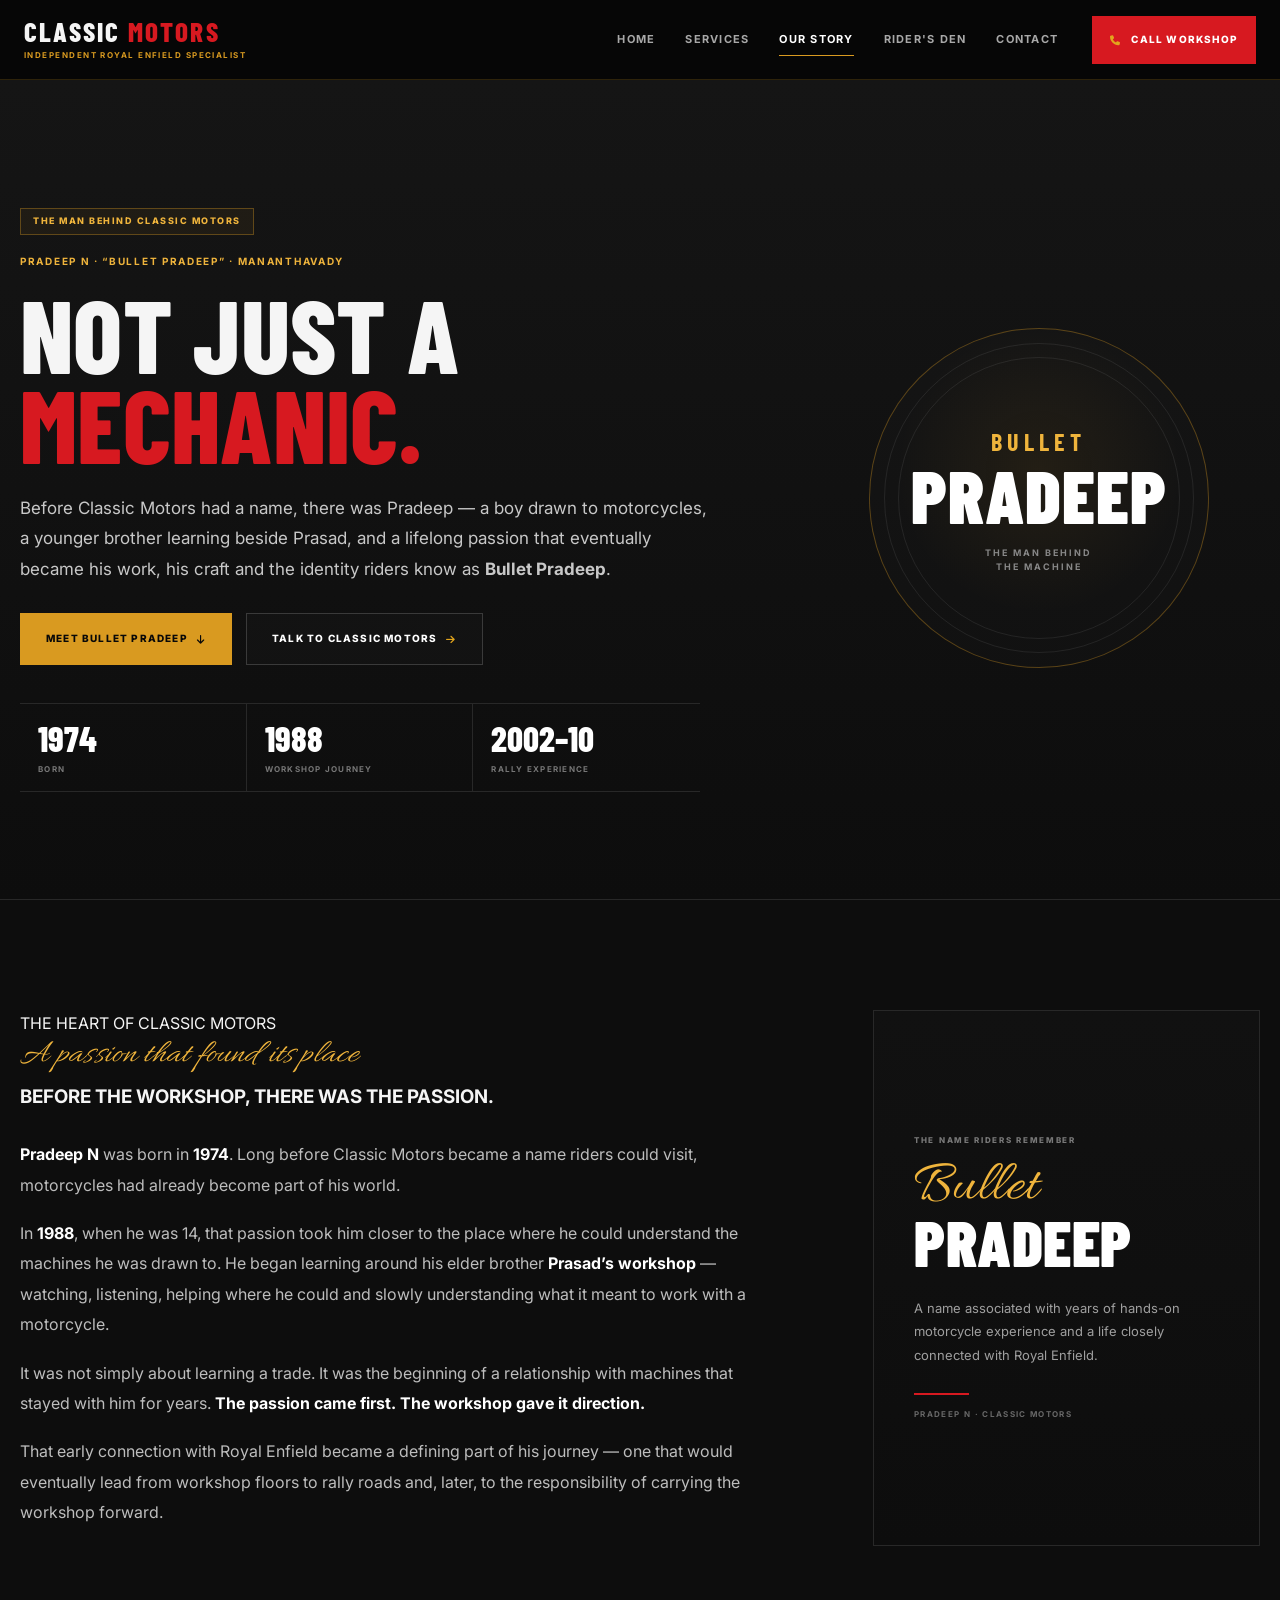
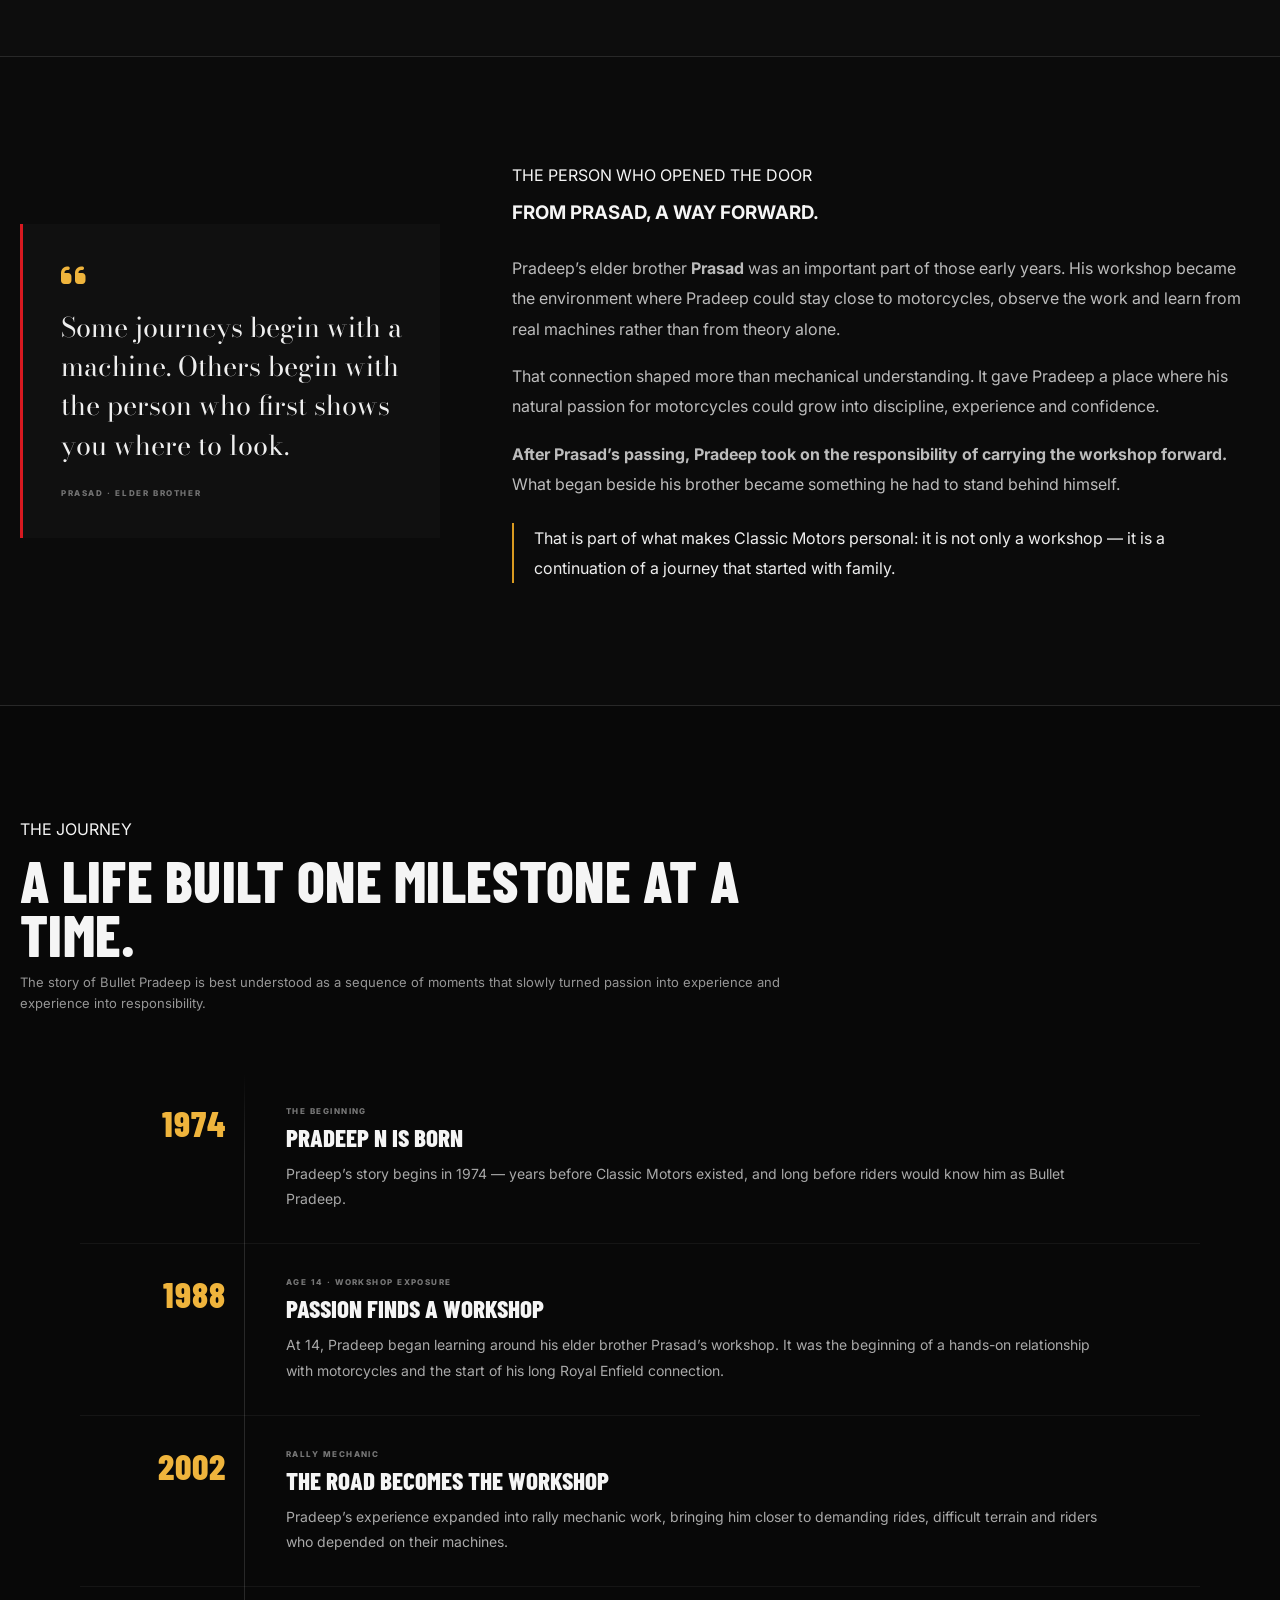
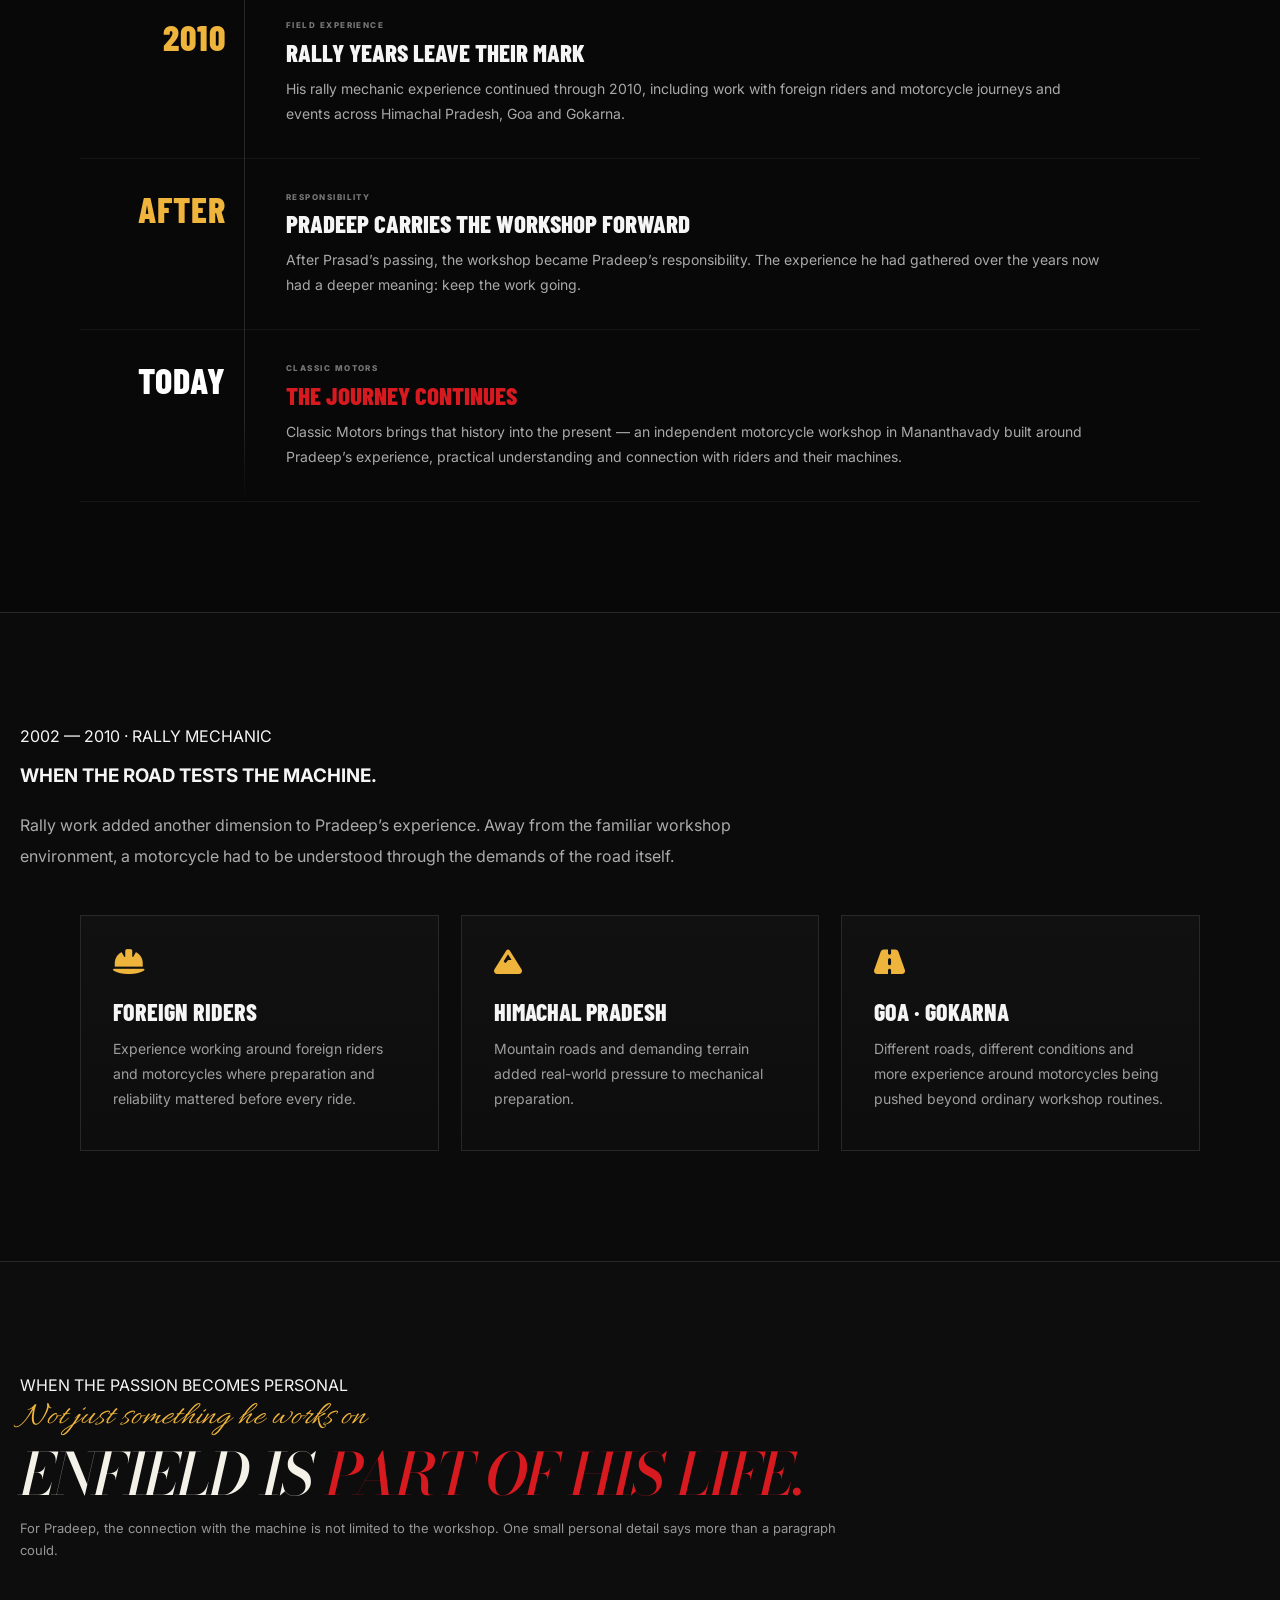
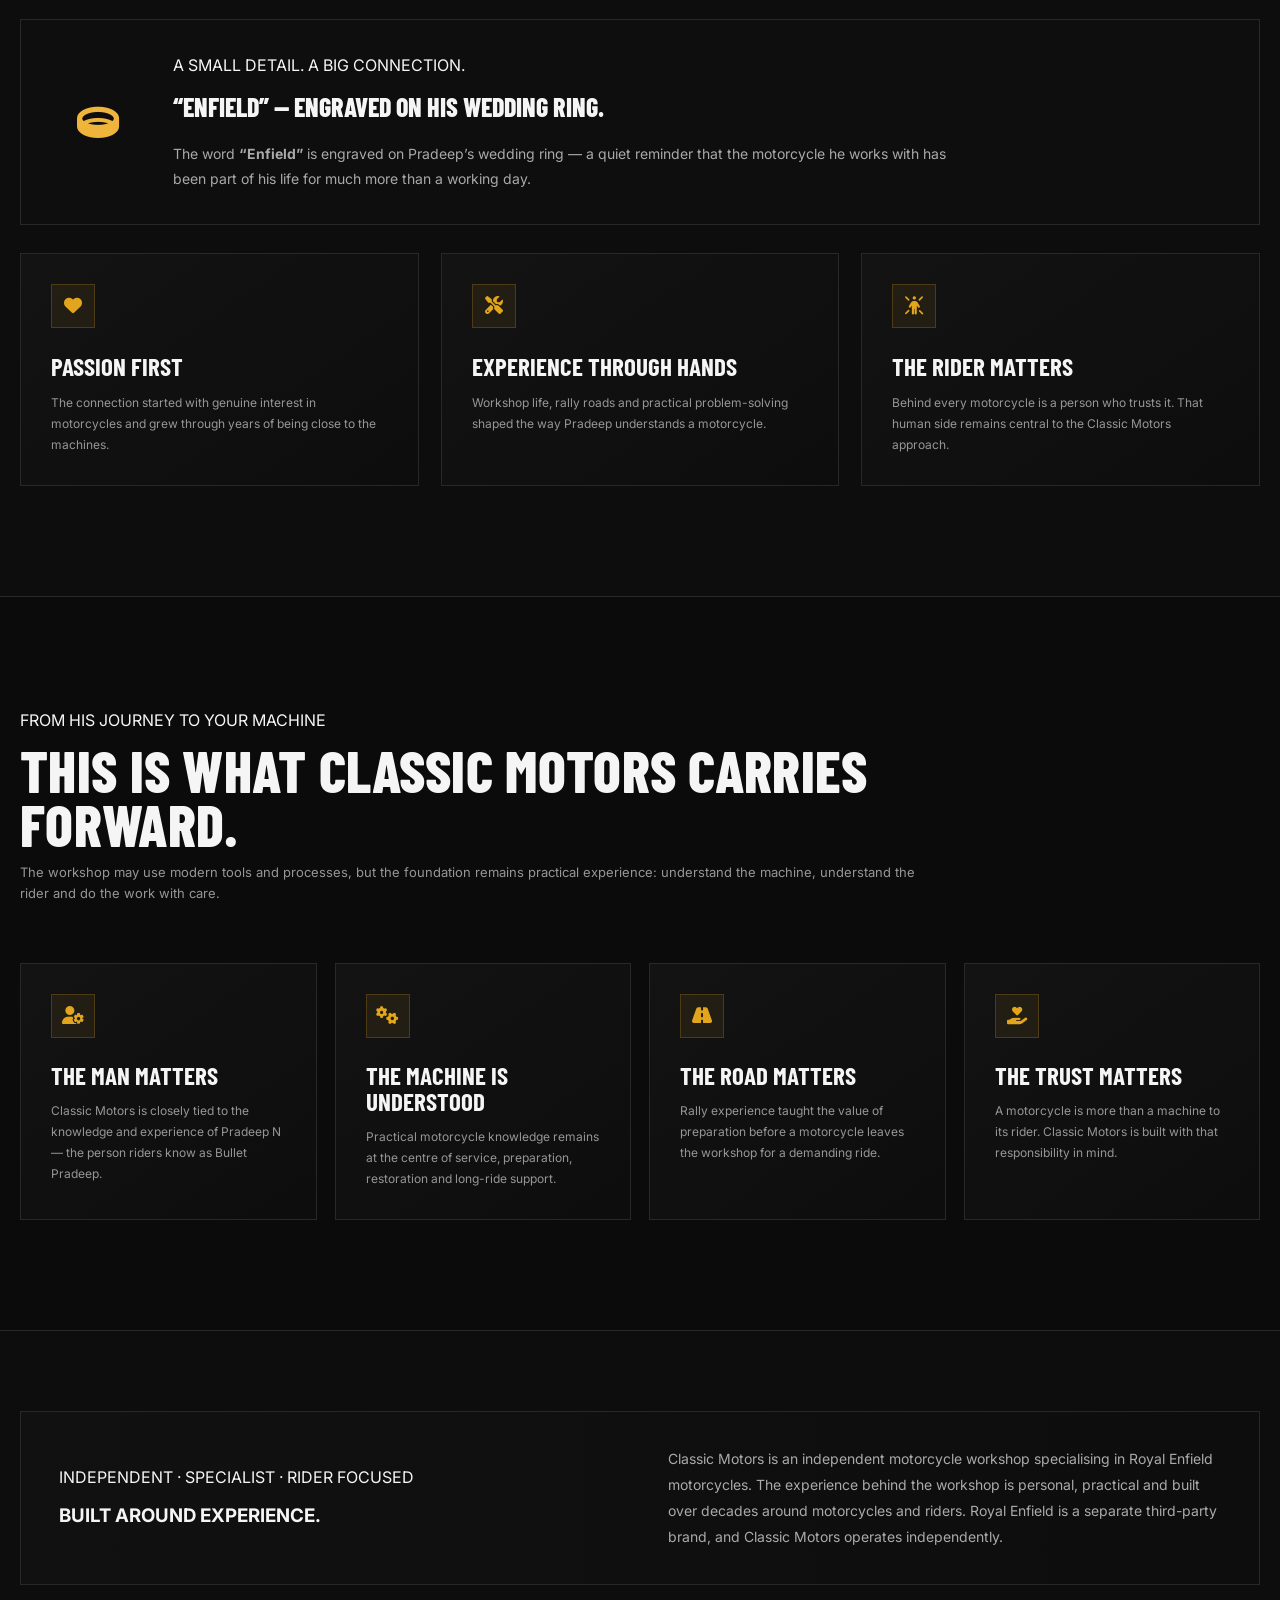
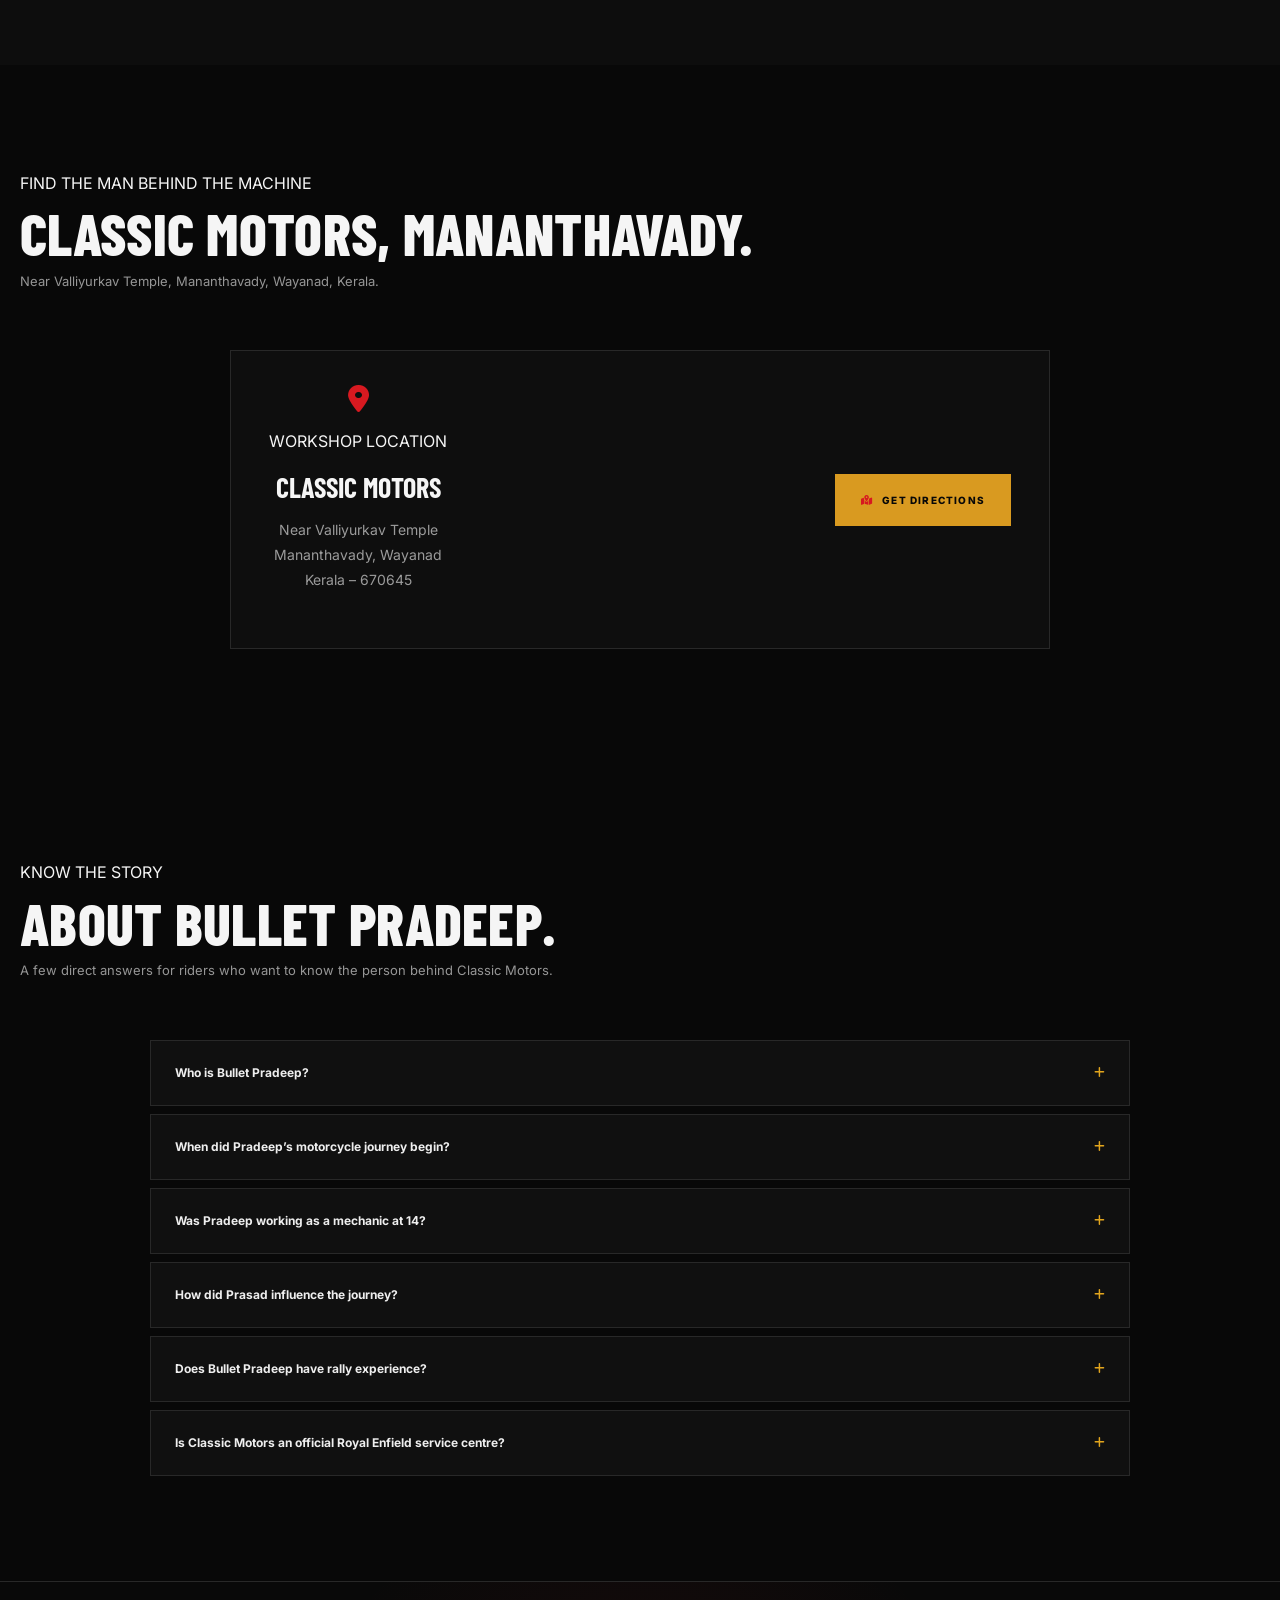
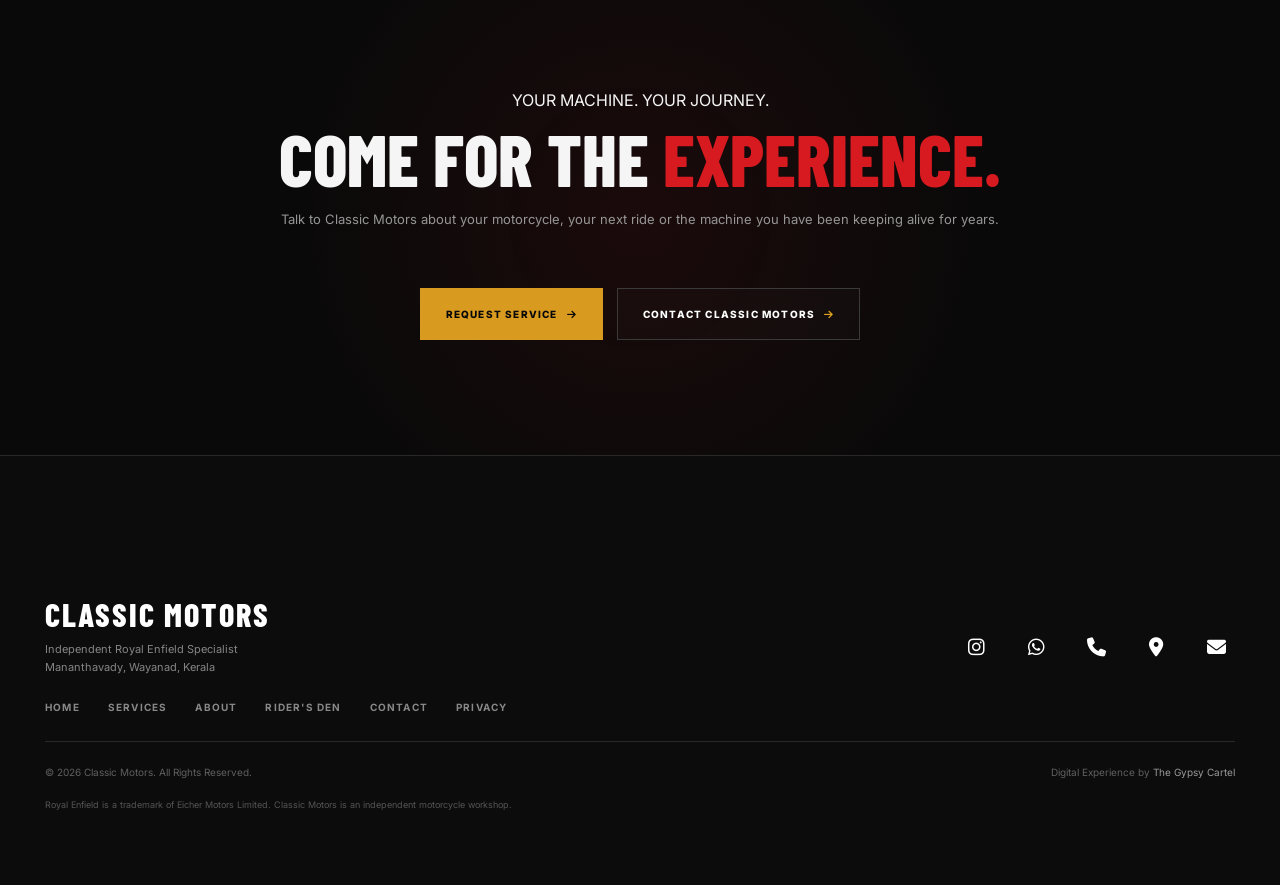
<file: about/index.html>
<!DOCTYPE html>

<html lang="en-IN">
<head>
<meta charset="utf-8"/>
<meta content="nosniff" http-equiv="X-Content-Type-Options"/>
<meta content="strict-origin-when-cross-origin" name="referrer"/>
<meta content="width=device-width, initial-scale=1.0" name="viewport"/>
<meta content="#080808" name="theme-color"/>
<meta content="dark" name="color-scheme"/>
<title>About Classic Motors | Bullet Pradeep | Royal Enfield Specialist Mananthavady</title>
<meta content="The story of Pradeep N, known as Bullet Pradeep — from his early passion for motorcycles and learning around his brother Prasad’s workshop in 1988 to rally mechanic experience and the journey that became Classic Motors in Mananthavady." name="description"/>
<meta content="Bullet Pradeep, Classic Motors Mananthavady, Royal Enfield mechanic Mananthavady, Royal Enfield specialist Wayanad, Bullet mechanic Wayanad, Royal Enfield workshop Mananthavady, Royal Enfield restoration Wayanad, motorcycle mechanic Wayanad" name="keywords"/>
<meta content="index, follow, max-image-preview:large" name="robots"/>
<link href="https://ridewithclassicmotors.online/about/" rel="canonical"/>
<meta content="website" property="og:type"/>
<meta content="About Classic Motors | The Story of Bullet Pradeep" property="og:title"/>
<meta content="Meet Pradeep N, known as Bullet Pradeep — the man behind Classic Motors, shaped by family, workshop life, rally roads and a lifelong connection with Royal Enfield." property="og:description"/>
<meta content="https://ridewithclassicmotors.online/about/" property="og:url"/>
<meta content="Classic Motors" property="og:site_name"/>
<meta content="summary_large_image" name="twitter:card"/>
<meta content="About Classic Motors | Bullet Pradeep" name="twitter:title"/>
<meta content="The story of Bullet Pradeep, the motorcycle specialist behind Classic Motors in Mananthavady, Wayanad." name="twitter:description"/>
<link href="https://fonts.googleapis.com" rel="preconnect"/>
<link crossorigin="" href="https://fonts.gstatic.com" rel="preconnect"/>
<link href="https://fonts.googleapis.com/css2?family=Allura&amp;family=Bodoni+Moda:opsz,wght@6..96,400;6..96,500;6..96,600&amp;family=Barlow+Condensed:wght@400;500;600;700;800;900&amp;family=Inter:wght@400;500;600;700;800&amp;display=swap" rel="stylesheet"/>
<link crossorigin="anonymous" href="https://cdnjs.cloudflare.com/ajax/libs/font-awesome/6.5.2/css/all.min.css" referrerpolicy="no-referrer" rel="stylesheet"/>
<link href="../style.css" rel="stylesheet"/>
<!--
        CLASSIC MOTORS
        About Page
        Independent Royal Enfield Specialist
        Mananthavady, Wayanad, Kerala
        Design direction: premium editorial motorcycle brand aesthetic.
    -->
<!-- Organization -->
<script type="application/ld+json">
    {
        "@context": "https://schema.org",
        "@type": "Organization",
        "@id": "https://ridewithclassicmotors.online/#organization",
        "name": "Classic Motors",
        "url": "https://ridewithclassicmotors.online/",
        "email": "mailto:classicmotorsre@gmail.com",
        "telephone": "+919447433965",
        "sameAs": [
            "https://www.instagram.com/classicmotors.re/"
        ]
    }
    </script>
<!-- Motorcycle repair business -->
<script type="application/ld+json">
    {
        "@context": "https://schema.org",
        "@type": "MotorcycleRepair",
        "@id": "https://ridewithclassicmotors.online/#classic-motors",
        "name": "Classic Motors",
        "url": "https://ridewithclassicmotors.online/",
        "telephone": "+919447433965",
        "email": "classicmotorsre@gmail.com",
        "address": {
            "@type": "PostalAddress",
            "streetAddress": "Near Valliyurkav Temple",
            "addressLocality": "Mananthavady",
            "addressRegion": "Kerala",
            "postalCode": "670645",
            "addressCountry": "IN"
        },
        "areaServed": [
            "Mananthavady",
            "Wayanad",
            "Kerala"
        ],
        "sameAs": [
            "https://www.instagram.com/classicmotors.re/"
        ]
    }
    </script>
<!-- Breadcrumb -->
<script type="application/ld+json">
    {
        "@context": "https://schema.org",
        "@type": "BreadcrumbList",
        "itemListElement": [
            {
                "@type": "ListItem",
                "position": 1,
                "name": "Home",
                "item": "https://ridewithclassicmotors.online/"
            },
            {
                "@type": "ListItem",
                "position": 2,
                "name": "About",
                "item": "https://ridewithclassicmotors.online/about/"
            }
        ]
    }
    </script>


<style id="about-page-final-v8">
/* =========================================================
   CLASSIC MOTORS — ABOUT PAGE FINAL V8
   Clean editorial layout. No unnecessary content animation.
   Footer follows the Home V9 interaction system.
   ========================================================= */

.about-page{
  --about-yellow:#d99a20;
  --about-yellow-soft:#efb43c;
  --about-red:#d71920;
  --about-surface:#0e0e0e;
  --about-surface-2:#121212;
  --about-border:#282828;
  --about-muted:#969696;
  overflow-x:hidden;
}

/* ------------------------------
   GLOBAL ABOUT RHYTHM
------------------------------ */
.about-page main{
  overflow:hidden;
}
.about-page .container{
  width:min(calc(100% - 40px),var(--max));
  margin-inline:auto;
}
.about-page .reveal{
  opacity:1 !important;
  transform:none !important;
  transition:none !important;
}

/* No decorative / unnecessary hover motion on content icons or buttons.
   Navigation/footer remain interactive. */
.about-page .card > i,
.about-page .about-rally-card-v6 > i,
.about-page .about-ring-icon-v6 i,
.about-page .location-icon,
.about-page .btn > i,
.about-page .cta-btn > i{
  transition:none !important;
  transform:none !important;
  filter:none !important;
}
.about-page .card:hover > i,
.about-page .about-rally-card-v6:hover > i,
.about-page .location-box:hover .location-icon,
.about-page .btn:hover > i,
.about-page .cta-btn:hover > i{
  transform:none !important;
  filter:none !important;
}
.about-page .btn:hover,
.about-page .btn:active,
.about-page .cta-btn:hover,
.about-page .cta-btn:active{
  transition:background .22s ease,color .22s ease,border-color .22s ease,box-shadow .22s ease !important;
}

/* ------------------------------
   HERO
------------------------------ */
.about-page .about-hero-v6{
  min-height:calc(100svh - var(--header));
  display:flex;
  align-items:center;
  padding:110px 0 92px;
  border-bottom:1px solid var(--about-border);
}
.about-page .about-hero-grid-v6{
  display:grid;
  grid-template-columns:minmax(0,1.12fr) minmax(300px,.68fr);
  gap:68px;
  align-items:center;
}
.about-page .about-hero-copy-v6{
  max-width:780px;
}
.about-page .about-hero-copy-v6 .badge{
  margin-bottom:18px;
}
.about-page .about-hero-copy-v6 .eyebrow{
  margin:0 0 18px;
  color:var(--about-yellow-soft);
  font-size:10px;
  font-weight:700;
  letter-spacing:1.7px;
  text-transform:uppercase;
}
.about-page .about-hero-copy-v6 h2{
  max-width:720px;
  margin:0 0 25px;
  font-family:'Barlow Condensed',sans-serif;
  font-size:clamp(64px,8vw,112px);
  font-weight:800;
  line-height:.88;
  letter-spacing:.3px;
  text-transform:uppercase;
}
.about-page .about-hero-copy-v6 h2 span{
  color:var(--about-red);
}
.about-page .about-hero-copy-v6 .hero-lead{
  max-width:690px;
  margin:0;
  color:#c8c8c8;
  font-size:17px;
  line-height:1.8;
}
.about-page .about-hero-copy-v6 .hero-btns{
  margin-top:28px;
}
.about-page .about-hero-facts-v6{
  margin-top:38px;
  display:grid;
  grid-template-columns:repeat(3,minmax(0,1fr));
  max-width:680px;
  border-top:1px solid var(--about-border);
  border-bottom:1px solid var(--about-border);
}
.about-page .about-hero-facts-v6 > div{
  padding:17px 18px 15px;
  border-right:1px solid var(--about-border);
}
.about-page .about-hero-facts-v6 > div:last-child{
  border-right:0;
}
.about-page .about-hero-facts-v6 strong{
  display:block;
  font-family:'Barlow Condensed',sans-serif;
  font-size:35px;
  font-weight:800;
  line-height:1;
  color:#fff;
}
.about-page .about-hero-facts-v6 span{
  display:block;
  margin-top:7px;
  color:#777;
  font-size:8px;
  font-weight:700;
  letter-spacing:1.25px;
  text-transform:uppercase;
}
.about-page .about-hero-mark{
  display:flex;
  align-items:center;
  justify-content:center;
}
.about-page .hero-mark-ring-v6{
  width:340px;
  height:340px;
  border:1px solid rgba(217,154,32,.36);
  border-radius:50%;
  display:flex;
  flex-direction:column;
  align-items:center;
  justify-content:center;
  text-align:center;
  position:relative;
  background:
    radial-gradient(circle at 50% 42%,rgba(217,154,32,.08),transparent 55%),
    rgba(255,255,255,.01);
}
.about-page .hero-mark-ring-v6::before,
.about-page .hero-mark-ring-v6::after{
  content:"";
  position:absolute;
  border-radius:50%;
  border:1px solid rgba(255,255,255,.08);
}
.about-page .hero-mark-ring-v6::before{
  inset:14px;
}
.about-page .hero-mark-ring-v6::after{
  inset:28px;
}
.about-page .hero-mark-word{
  position:relative;
  z-index:1;
  color:var(--about-yellow-soft);
  font-family:'Barlow Condensed',sans-serif;
  font-size:24px;
  font-weight:700;
  letter-spacing:5px;
  text-transform:uppercase;
}
.about-page .hero-mark-name{
  position:relative;
  z-index:1;
  margin-top:2px;
  color:#fff;
  font-family:'Barlow Condensed',sans-serif;
  font-size:74px;
  font-weight:900;
  line-height:.84;
  letter-spacing:1px;
  text-transform:uppercase;
}
.about-page .hero-mark-label{
  position:relative;
  z-index:1;
  margin-top:20px;
  color:#888;
  font-size:9px;
  font-weight:700;
  letter-spacing:2px;
  line-height:1.6;
  text-transform:uppercase;
}

/* ------------------------------
   HEART / INTRO
------------------------------ */
.about-page .about-heart-section-v6{
  padding:110px 0;
}
.about-page .about-heart-grid-v6{
  display:grid;
  grid-template-columns:minmax(0,1.42fr) minmax(280px,.7fr);
  gap:68px;
  align-items:start;
}
.about-page .about-heart-copy-v6{
  max-width:790px;
}
.about-page .about-heart-copy-v6 h3{
  margin:8px 0 26px;
}
.about-page .about-heart-copy-v6 p{
  max-width:760px;
  margin:0 0 18px;
  color:#bdbdbd;
  font-size:16px;
  line-height:1.9;
}
.about-page .about-heart-copy-v6 p strong{
  color:#fff;
}
.about-page .about-script-note{
  margin-top:3px;
  color:var(--about-yellow-soft);
  font-family:'Allura',cursive;
  font-size:33px;
  line-height:1;
}
.about-page .about-heart-card-v6{
  align-self:stretch;
  min-height:320px;
  padding:40px;
  border:1px solid var(--about-border);
  background:linear-gradient(180deg,#111 0%,#0d0d0d 100%);
  display:flex;
  flex-direction:column;
  justify-content:center;
}
.about-page .about-card-kicker{
  color:#787878;
  font-size:8px;
  font-weight:800;
  letter-spacing:1.7px;
  text-transform:uppercase;
}
.about-page .about-big-name-v6{
  margin-top:17px;
}
.about-page .about-big-name-v6 span{
  display:block;
  color:var(--about-yellow-soft);
  font-family:'Allura',cursive;
  font-size:58px;
  line-height:.8;
}
.about-page .about-big-name-v6 strong{
  display:block;
  margin-top:2px;
  color:#fff;
  font-family:'Barlow Condensed',sans-serif;
  font-size:64px;
  font-weight:900;
  line-height:.92;
  letter-spacing:.5px;
  text-transform:uppercase;
}
.about-page .about-heart-card-v6 p{
  margin:25px 0 0;
  color:#9f9f9f;
  font-size:13px;
  line-height:1.8;
}
.about-page .about-card-line-v6{
  width:55px;
  height:2px;
  margin:26px 0 13px;
  background:var(--about-red);
}
.about-page .about-card-caption{
  color:#686868;
  font-size:8px;
  font-weight:700;
  letter-spacing:1.35px;
}

/* ------------------------------
   PRASAD
------------------------------ */
.about-page .about-prasad-section-v6{
  padding:105px 0;
  background:#0b0b0b;
  border-block:1px solid var(--about-border);
}
.about-page .about-prasad-grid-v6{
  display:grid;
  grid-template-columns:minmax(280px,.72fr) minmax(0,1.28fr);
  gap:72px;
  align-items:center;
}
.about-page .about-prasad-quote-v6{
  padding:38px;
  border-left:3px solid var(--about-red);
  background:rgba(255,255,255,.02);
}
.about-page .about-prasad-quote-v6 > i{
  margin-bottom:18px;
  color:var(--about-yellow-soft);
  font-size:28px;
}
.about-page .about-prasad-quote-v6 p{
  color:#eee;
  font-family:'Bodoni Moda',serif;
  font-size:27px;
  line-height:1.45;
}
.about-page .about-prasad-quote-v6 span{
  display:block;
  margin-top:22px;
  color:#737373;
  font-size:8px;
  font-weight:800;
  letter-spacing:1.6px;
}
.about-page .about-prasad-copy-v6{
  max-width:760px;
}
.about-page .about-prasad-copy-v6 h3{
  margin:10px 0 24px;
}
.about-page .about-prasad-copy-v6 p{
  margin:0 0 17px;
  color:#bcbcbc;
  font-size:16px;
  line-height:1.9;
}
.about-page .about-emphasis-v6{
  margin-top:23px !important;
  padding-left:20px;
  border-left:2px solid var(--about-yellow);
  color:#eee !important;
}

/* ------------------------------
   TIMELINE
------------------------------ */
.about-page .about-timeline-v6{
  padding:110px 0;
}
.about-page .about-timeline-v6 .section-title{
  max-width:780px;
}
.about-page .about-timeline-list-v6{
  position:relative;
  margin-top:50px;
}
.about-page .about-timeline-list-v6::before{
  content:"";
  position:absolute;
  left:147px;
  top:0;
  bottom:0;
  width:1px;
  background:linear-gradient(180deg,transparent,var(--about-border) 8%,var(--about-border) 92%,transparent);
}
.about-page .about-timeline-item-v6{
  position:relative;
  display:grid;
  grid-template-columns:180px minmax(0,1fr);
  gap:45px;
  padding:30px 0;
  border-bottom:1px solid rgba(255,255,255,.05);
}
.about-page .about-timeline-year-v6{
  position:relative;
  z-index:1;
  color:var(--about-yellow-soft);
  font-family:'Barlow Condensed',sans-serif;
  font-size:36px;
  font-weight:800;
  line-height:1;
  letter-spacing:1px;
  text-align:right;
  padding-right:10px;
}
.about-page .about-timeline-body-v6{
  position:relative;
  z-index:1;
  max-width:780px;
}
.about-page .about-timeline-body-v6 > span{
  color:#777;
  font-size:8px;
  font-weight:800;
  letter-spacing:1.45px;
  text-transform:uppercase;
}
.about-page .about-timeline-body-v6 h4{
  margin:8px 0 10px;
  font-family:'Barlow Condensed',sans-serif;
  font-size:25px;
  font-weight:800;
  line-height:1;
  text-transform:uppercase;
}
.about-page .about-timeline-body-v6 p{
  color:#a9a9a9;
  font-size:14px;
  line-height:1.8;
}
.about-page .about-timeline-item-v6.current .about-timeline-year-v6{
  color:#fff;
}
.about-page .about-timeline-item-v6.current .about-timeline-body-v6 h4{
  color:var(--about-red);
}

/* ------------------------------
   RALLY
------------------------------ */
.about-page .about-rally{
  padding:110px 0;
  background:#0b0b0b;
  border-block:1px solid var(--about-border);
}
.about-page .about-rally-intro-v6{
  max-width:800px;
}
.about-page .about-rally-intro-v6 h3{
  margin:12px 0 18px;
}
.about-page .about-rally-intro-v6 p{
  max-width:780px;
  color:#ababab;
  font-size:16px;
  line-height:1.9;
}
.about-page .about-rally-grid-v6{
  margin-top:44px;
  display:grid;
  grid-template-columns:repeat(3,minmax(0,1fr));
  gap:22px;
}
.about-page .about-rally-card-v6{
  min-height:225px;
  padding:32px 30px;
  border:1px solid var(--about-border);
  background:linear-gradient(180deg,#111 0%,#0d0d0d 100%);
  display:flex;
  flex-direction:column;
  align-items:flex-start;
}
.about-page .about-rally-card-v6 > i{
  margin:0 0 28px !important;
  color:var(--about-yellow-soft) !important;
  font-size:28px !important;
}
.about-page .about-rally-card-v6 h4{
  margin:0 0 12px;
  font-family:'Barlow Condensed',sans-serif;
  font-size:24px;
  font-weight:800;
  line-height:1;
  text-transform:uppercase;
}
.about-page .about-rally-card-v6 p{
  margin:0;
  color:#9e9e9e;
  font-size:14px;
  line-height:1.8;
}

/* ------------------------------
   PERSONAL DETAIL
------------------------------ */
.about-page .about-personal-v6{
  padding:110px 0;
}
.about-page .about-personal-v6 .section-title{
  max-width:820px;
}
.about-page .about-script-heading{
  margin:7px 0 13px;
}
.about-page .about-ring-feature-v6{
  margin-top:42px;
  display:grid;
  grid-template-columns:90px minmax(0,1fr);
  gap:30px;
  align-items:center;
  padding:32px;
  border:1px solid var(--about-border);
  background:#0e0e0e;
}
.about-page .about-ring-icon-v6{
  display:flex;
  align-items:center;
  justify-content:center;
}
.about-page .about-ring-icon-v6 i{
  color:var(--about-yellow-soft) !important;
  font-size:42px !important;
}
.about-page .about-ring-copy-v6 h4{
  margin:7px 0 12px;
  font-family:'Barlow Condensed',sans-serif;
  font-size:26px;
  font-weight:800;
  text-transform:uppercase;
}
.about-page .about-ring-copy-v6 p{
  max-width:780px;
  color:#a9a9a9;
  font-size:14px;
  line-height:1.85;
}
.about-page .about-detail-grid-v6{
  margin-top:28px;
  display:grid;
  grid-template-columns:repeat(3,minmax(0,1fr));
  gap:22px;
}
.about-page .about-detail-grid-v6 .card{
  min-height:185px;
}
.about-page .about-detail-grid-v6 .card > i{
  margin:0 0 25px !important;
}

/* ------------------------------
   TODAY
------------------------------ */
.about-page .about-today{
  padding:110px 0;
  background:#0b0b0b;
  border-block:1px solid var(--about-border);
}
.about-page .about-today .section-title{
  max-width:900px;
}
.about-page .about-today .grid-cards{
  margin-top:42px;
  grid-template-columns:repeat(4,minmax(0,1fr));
}
.about-page .about-today .card{
  min-height:195px;
}

/* ------------------------------
   INDEPENDENT BANNER
------------------------------ */
.about-page .about-independence{
  padding:80px 0;
}
.about-page .about-independent-banner-v6{
  display:grid;
  grid-template-columns:minmax(0,1fr) minmax(0,1fr);
  gap:55px;
  align-items:center;
  padding:34px 38px;
  border:1px solid var(--about-border);
  background:linear-gradient(90deg,#111,#0d0d0d);
}
.about-page .about-independent-banner-v6 h3{
  margin-top:10px;
}
.about-page .about-independent-banner-v6 > p{
  color:#aaa;
  font-size:14px;
  line-height:1.85;
}

/* ------------------------------
   LOCATION
------------------------------ */
.about-page .about-location{
  padding:105px 0;
}
.about-page .about-location .section-title{
  max-width:780px;
}
.about-page .about-location .location-box{
  margin-top:40px;
  display:flex;
  align-items:center;
  justify-content:space-between;
  gap:45px;
  padding:34px 38px;
  border:1px solid var(--about-border);
  background:#0e0e0e;
}
.about-page .about-location .location-box > div{
  min-width:0;
}
.about-page .about-location .location-icon{
  display:block;
  margin-bottom:15px;
  color:var(--about-red) !important;
  font-size:28px;
}
.about-page .about-location .location-box h4{
  margin:9px 0 7px;
  font-family:'Barlow Condensed',sans-serif;
  font-size:28px;
  text-transform:uppercase;
}
.about-page .about-location .location-box p{
  color:#9b9b9b;
  font-size:14px;
  line-height:1.8;
}

/* ------------------------------
   FAQ / CTA
------------------------------ */
.about-page .about-faq{
  padding:105px 0;
}
.about-page .about-faq .section-title{
  max-width:800px;
}
.about-page .about-final-cta{
  padding:105px 0 115px;
}

/* ------------------------------
   FOOTER — HOME V9 SYSTEM
------------------------------ */
.about-page footer{
  min-height:300px;
}
.about-page .footer-inner{
  width:min(100%,var(--max));
}
.about-page .footer-social{
  display:flex !important;
  align-items:center !important;
  justify-content:flex-end !important;
  gap:22px !important;
}
.about-page .footer-social a{
  width:auto !important;
  min-width:0 !important;
  height:auto !important;
  min-height:0 !important;
  display:inline-flex !important;
  align-items:center !important;
  justify-content:center !important;
  padding:4px !important;
  margin:0 !important;
  border:0 !important;
  border-radius:0 !important;
  background:transparent !important;
  box-shadow:none !important;
  color:#fff !important;
  text-decoration:none !important;
  cursor:pointer;
  transition:transform .28s ease,color .24s ease,filter .24s ease;
}
.about-page .footer-social a i{
  display:block !important;
  width:auto !important;
  height:auto !important;
  margin:0 !important;
  padding:0 !important;
  border:0 !important;
  background:transparent !important;
  box-shadow:none !important;
  color:inherit !important;
  font-size:19px !important;
  line-height:1 !important;
  transform:none;
  transition:transform .28s ease,color .24s ease,filter .24s ease;
}
.about-page .footer-social a:hover,
.about-page .footer-social a:focus-visible{
  transform:translateY(-4px) scale(1.06) !important;
  border:0 !important;
  background:transparent !important;
  box-shadow:none !important;
  outline:none;
}
.about-page .footer-social a:hover i,
.about-page .footer-social a:focus-visible i{
  transform:scale(1.18) rotate(-4deg);
}
.about-page .footer-social a:nth-child(1):hover i{color:#e1306c !important}
.about-page .footer-social a:nth-child(2):hover i{color:#25d366 !important}
.about-page .footer-social a:nth-child(3):hover i{color:#f2b632 !important}
.about-page .footer-social a:nth-child(4):hover i{color:#ef4444 !important}
.about-page .footer-social a:nth-child(5):hover i{color:#f2b632 !important}
.about-page .footer-social a:active{transform:translateY(-1px) scale(.97) !important}

/* ------------------------------
   RESPONSIVE
------------------------------ */
@media(max-width:1100px){
  .about-page .about-hero-grid-v6{grid-template-columns:1fr;gap:50px}
  .about-page .about-hero-mark{justify-content:flex-start}
  .about-page .about-rally-grid-v6{grid-template-columns:repeat(2,minmax(0,1fr))}
  .about-page .about-today .grid-cards{grid-template-columns:repeat(2,minmax(0,1fr))}
}

@media(max-width:860px){
  .about-page .about-heart-grid-v6,
  .about-page .about-prasad-grid-v6{
    grid-template-columns:1fr;
    gap:42px;
  }
  .about-page .about-detail-grid-v6{
    grid-template-columns:1fr 1fr;
  }
  .about-page .about-independent-banner-v6{
    grid-template-columns:1fr;
    gap:28px;
  }
  .about-page .about-location .location-box{
    align-items:flex-start;
    flex-direction:column;
  }
}

@media(max-width:700px){
  .about-page .about-hero-v6{
    min-height:auto;
    padding:84px 0 72px;
  }
  .about-page .about-hero-copy-v6 h2{
    font-size:clamp(54px,15vw,82px);
  }
  .about-page .about-hero-copy-v6 .hero-lead{
    font-size:15px;
  }
  .about-page .about-hero-facts-v6{
    grid-template-columns:1fr;
  }
  .about-page .about-hero-facts-v6 > div{
    border-right:0;
    border-bottom:1px solid var(--about-border);
  }
  .about-page .about-hero-facts-v6 > div:last-child{
    border-bottom:0;
  }
  .about-page .hero-mark-ring-v6{
    width:275px;
    height:275px;
  }
  .about-page .hero-mark-name{font-size:58px}
  .about-page .about-heart-section-v6,
  .about-page .about-prasad-section-v6,
  .about-page .about-timeline-v6,
  .about-page .about-rally,
  .about-page .about-personal-v6,
  .about-page .about-today,
  .about-page .about-location,
  .about-page .about-faq{
    padding:78px 0;
  }
  .about-page .about-rally-grid-v6,
  .about-page .about-detail-grid-v6,
  .about-page .about-today .grid-cards{
    grid-template-columns:1fr;
  }
  .about-page .about-rally-card-v6{
    min-height:0;
  }
  .about-page .about-timeline-list-v6{
    margin-top:32px;
  }
  .about-page .about-timeline-list-v6::before{
    display:none;
  }
  .about-page .about-timeline-item-v6{
    grid-template-columns:1fr;
    gap:12px;
    padding:24px 0;
  }
  .about-page .about-timeline-year-v6{
    text-align:left;
    padding-right:0;
    font-size:33px;
  }
  .about-page .about-ring-feature-v6{
    grid-template-columns:1fr;
    gap:18px;
    padding:25px;
  }
  .about-page .about-ring-icon-v6{
    justify-content:flex-start;
  }
  .about-page .about-independent-banner-v6{
    padding:27px 24px;
  }
  .about-page .about-location .location-box{
    padding:28px 24px;
  }
  .about-page .about-final-cta{
    padding:82px 0 92px;
  }
  .about-page .footer-social{
    justify-content:flex-start !important;
    gap:19px !important;
  }
  .about-page .footer-social a i{
    font-size:18px !important;
  }
}

@media(prefers-reduced-motion:reduce){
  .about-page .footer-social a,
  .about-page .footer-social a i{
    transition:none !important;
  }
}
</style>

<style id="about-final-v9-alignment-footer">
/* =========================================================
   CLASSIC MOTORS — ABOUT FINAL V9
   Precision alignment + Home V9 footer system.
   Content remains unchanged.
   ========================================================= */

/* ---------- timeline: disciplined editorial grid ---------- */
.about-page .about-timeline-list-v6{
  width:min(100%,1120px);
  margin:48px auto 0;
  position:relative;
}

.about-page .about-timeline-list-v6::before{
  left:164px !important;
}

.about-page .about-timeline-item-v6{
  display:grid !important;
  grid-template-columns:164px minmax(0,1fr) !important;
  column-gap:42px !important;
  align-items:start !important;
  min-height:150px;
  padding:32px 0 !important;
}

.about-page .about-timeline-year-v6{
  padding-right:18px !important;
  text-align:right !important;
  white-space:nowrap;
  line-height:1 !important;
}

.about-page .about-timeline-body-v6{
  max-width:840px !important;
  padding-left:0 !important;
}

.about-page .about-timeline-body-v6 > span{
  display:block;
  margin-bottom:7px;
}

.about-page .about-timeline-body-v6 h4{
  margin:0 0 11px !important;
}

.about-page .about-timeline-body-v6 p{
  margin:0 !important;
  max-width:820px;
}

/* ---------- rally cards: equal geometry / clean alignment ---------- */
.about-page .about-rally-grid-v6{
  width:min(100%,1120px);
  margin:44px auto 0 !important;
}

.about-page .about-rally-card-v6{
  min-height:236px !important;
  padding:32px !important;
  justify-content:flex-start !important;
  box-sizing:border-box;
}

.about-page .about-rally-card-v6 > i{
  margin:0 0 24px !important;
  line-height:1 !important;
}

.about-page .about-rally-card-v6 h4{
  margin:0 0 12px !important;
}

.about-page .about-rally-card-v6 p{
  margin:0 !important;
}

/* ---------- footer: exact clean Home V9 behaviour ---------- */
.about-page footer{
  overflow:hidden;
}

.about-page footer .footer-inner{
  width:min(calc(100% - 40px),var(--max)) !important;
  margin-inline:auto !important;
}

.about-page footer .footer-social{
  display:flex !important;
  align-items:center !important;
  justify-content:flex-end !important;
  gap:22px !important;
  position:relative;
  z-index:5;
}

.about-page footer .footer-social a{
  width:auto !important;
  min-width:0 !important;
  height:auto !important;
  min-height:0 !important;
  margin:0 !important;
  padding:4px !important;

  display:inline-flex !important;
  align-items:center !important;
  justify-content:center !important;

  border:0 !important;
  border-radius:0 !important;
  background:transparent !important;
  box-shadow:none !important;

  color:#fff !important;
  text-decoration:none !important;
  cursor:pointer !important;
  pointer-events:auto !important;
  position:relative;
  z-index:6;

  transition:
    transform .30s cubic-bezier(.22,.61,.36,1),
    color .25s ease,
    filter .25s ease !important;
}

.about-page footer .footer-social a i{
  display:block !important;
  width:auto !important;
  height:auto !important;
  margin:0 !important;
  padding:0 !important;

  border:0 !important;
  background:transparent !important;
  box-shadow:none !important;

  color:inherit !important;
  font-size:19px !important;
  line-height:1 !important;
  pointer-events:none;

  transform-origin:center;
  transition:
    transform .30s cubic-bezier(.22,.61,.36,1),
    color .25s ease,
    filter .25s ease !important;
}

.about-page footer .footer-social a:hover,
.about-page footer .footer-social a:focus-visible{
  transform:translateY(-4px) scale(1.06) !important;
  border:0 !important;
  background:transparent !important;
  box-shadow:none !important;
  outline:none;
}

.about-page footer .footer-social a:hover i,
.about-page footer .footer-social a:focus-visible i{
  transform:scale(1.18) rotate(-5deg);
}

.about-page footer .footer-social a:nth-child(1):hover,
.about-page footer .footer-social a:nth-child(1):focus-visible{color:#e1306c !important;}

.about-page footer .footer-social a:nth-child(2):hover,
.about-page footer .footer-social a:nth-child(2):focus-visible{color:#25d366 !important;}

.about-page footer .footer-social a:nth-child(3):hover,
.about-page footer .footer-social a:nth-child(3):focus-visible{color:#f2b632 !important;}

.about-page footer .footer-social a:nth-child(4):hover,
.about-page footer .footer-social a:nth-child(4):focus-visible{color:#ef4444 !important;}

.about-page footer .footer-social a:nth-child(5):hover,
.about-page footer .footer-social a:nth-child(5):focus-visible{color:#f2b632 !important;}

.about-page footer .footer-social a:active{
  transform:translateY(-1px) scale(.96) !important;
}

/* ---------- responsive ---------- */
@media (max-width:900px){
  .about-page .about-timeline-list-v6{
    width:100%;
  }

  .about-page .about-timeline-list-v6::before{
    left:125px !important;
  }

  .about-page .about-timeline-item-v6{
    grid-template-columns:125px minmax(0,1fr) !important;
    column-gap:28px !important;
  }

  .about-page .about-timeline-year-v6{
    padding-right:15px !important;
    font-size:32px;
  }
}

@media (max-width:760px){
  .about-page .about-timeline-list-v6::before{
    display:none;
  }

  .about-page .about-timeline-item-v6{
    display:block !important;
    min-height:0;
    padding:28px 0 !important;
  }

  .about-page .about-timeline-year-v6{
    padding:0 !important;
    margin-bottom:10px;
    text-align:left !important;
    font-size:34px;
  }

  .about-page .about-timeline-body-v6{
    max-width:none !important;
  }

  .about-page .about-rally-grid-v6{
    grid-template-columns:1fr !important;
    gap:18px;
  }

  .about-page .about-rally-card-v6{
    min-height:0 !important;
  }

  .about-page footer .footer-social{
    justify-content:flex-start !important;
    gap:19px !important;
  }

  .about-page footer .footer-social a{
    padding:4px !important;
  }

  .about-page footer .footer-social a i{
    font-size:18px !important;
  }
}

@media (prefers-reduced-motion:reduce){
  .about-page footer .footer-social a,
  .about-page footer .footer-social a i{
    transition:none !important;
  }
}
</style>

</head>
<body class="about-page">
<header>
<div class="logo-container">
<a aria-label="Classic Motors home" href="../">
<h1>CLASSIC <span>MOTORS</span></h1>
<div class="subtitle">Independent Royal Enfield Specialist</div>
</a>
</div>
<nav aria-label="Primary Navigation">
<ul class="nav-links">
<li><a href="../">Home</a></li>
<li><a href="../services/">Services</a></li>
<li><a aria-current="page" class="active" href="../about/">Our Story</a></li>
<li><a href="../riders-den/">Rider's Den</a></li>
<li><a href="../contact/">Contact</a></li>
</ul>
</nav>
<a class="cta-btn header-call-btn" href="tel:+919447433965">
<i class="fa-solid fa-phone"></i>
    CALL WORKSHOP
  </a>
<button aria-expanded="false" aria-label="Open navigation menu" class="mobile-menu-btn" type="button">
<i class="fa-solid fa-bars"></i>
</button>
</header>
<main>
<!-- =========================================================
         THE MAN BEHIND CLASSIC MOTORS
    ========================================================== -->
<section class="about-hero page-header about-hero-v6">
<div class="container">
<div class="about-hero-grid-v6">
<div class="about-hero-copy-v6 reveal">
<span class="badge">THE MAN BEHIND CLASSIC MOTORS</span>
<p class="eyebrow">PRADEEP N · “BULLET PRADEEP” · MANANTHAVADY</p>
<h2>
                        NOT JUST A
                        <span>MECHANIC.</span>
</h2>
<p class="hero-lead">
                        Before Classic Motors had a name, there was Pradeep — a boy drawn
                        to motorcycles, a younger brother learning beside Prasad, and a
                        lifelong passion that eventually became his work, his craft and
                        the identity riders know as <strong>Bullet Pradeep</strong>.
                    </p>
<div class="hero-btns">
<a class="btn primary-btn" href="#pradeep-story">
                            MEET BULLET PRADEEP
                            <i aria-hidden="true" class="fa-solid fa-arrow-down"></i>
</a>
<a class="btn secondary-btn" href="../contact/">
                            TALK TO CLASSIC MOTORS
                            <i aria-hidden="true" class="fa-solid fa-arrow-right"></i>
</a>
</div>
<div aria-label="Pradeep's journey highlights" class="about-hero-facts-v6">
<div>
<strong>1974</strong>
<span>BORN</span>
</div>
<div>
<strong>1988</strong>
<span>WORKSHOP JOURNEY</span>
</div>
<div>
<strong>2002–10</strong>
<span>RALLY EXPERIENCE</span>
</div>
</div>
</div>
<div aria-label="Bullet Pradeep" class="about-hero-mark reveal">
<div class="hero-mark-ring hero-mark-ring-v6">
<span class="hero-mark-word">BULLET</span>
<span class="hero-mark-name">PRADEEP</span>
<span class="hero-mark-label">THE MAN BEHIND<br/>THE MACHINE</span>
</div>
</div>
</div>
</div>
</section>
<!-- =========================================================
         PRADEEP STORY
    ========================================================== -->
<section class="story-section about-intro about-heart-section-v6" id="pradeep-story">
<div class="container">
<div class="about-heart-grid-v6">
<div class="about-heart-copy-v6 reveal">
<span class="section-kicker">THE HEART OF CLASSIC MOTORS</span>
<div class="about-script-note">A passion that found its place</div>
<h3>
                        BEFORE THE WORKSHOP,
                        <span>THERE WAS THE PASSION.</span>
</h3>
<p>
<strong>Pradeep N</strong> was born in <strong>1974</strong>.
                        Long before Classic Motors became a name riders could visit,
                        motorcycles had already become part of his world.
                    </p>
<p>
                        In <strong>1988</strong>, when he was 14, that passion took him
                        closer to the place where he could understand the machines he was
                        drawn to. He began learning around his elder brother
                        <strong>Prasad’s workshop</strong> — watching, listening,
                        helping where he could and slowly understanding what it meant
                        to work with a motorcycle.
                    </p>
<p>
                        It was not simply about learning a trade. It was the beginning
                        of a relationship with machines that stayed with him for years.
                        <strong>The passion came first. The workshop gave it direction.</strong>
</p>
<p>
                        That early connection with Royal Enfield became a defining part
                        of his journey — one that would eventually lead from workshop
                        floors to rally roads and, later, to the responsibility of
                        carrying the workshop forward.
                    </p>
</div>
<aside class="about-heart-card-v6 reveal">
<span class="about-card-kicker">THE NAME RIDERS REMEMBER</span>
<div class="about-big-name-v6">
<span>Bullet</span>
<strong>Pradeep</strong>
</div>
<p>
                        A name associated with years of hands-on motorcycle experience
                        and a life closely connected with Royal Enfield.
                    </p>
<div class="about-card-line-v6"></div>
<span class="about-card-caption">PRADEEP N · CLASSIC MOTORS</span>
</aside>
</div>
</div>
</section>
<!-- =========================================================
         FAMILY — PRASAD
    ========================================================== -->
<section class="story-section about-inspiration about-prasad-section-v6">
<div class="container">
<div class="about-prasad-grid-v6">
<div class="about-prasad-quote-v6 reveal">
<i aria-hidden="true" class="fa-solid fa-quote-left"></i>
<p>
                        Some journeys begin with a machine.
                        Others begin with the person who first shows you where to look.
                    </p>
<span>PRASAD · ELDER BROTHER</span>
</div>
<div class="about-prasad-copy-v6 reveal">
<span class="section-kicker">THE PERSON WHO OPENED THE DOOR</span>
<h3>
                        FROM PRASAD,
                        <span>A WAY FORWARD.</span>
</h3>
<p>
                        Pradeep’s elder brother <strong>Prasad</strong> was an important
                        part of those early years. His workshop became the environment
                        where Pradeep could stay close to motorcycles, observe the work
                        and learn from real machines rather than from theory alone.
                    </p>
<p>
                        That connection shaped more than mechanical understanding.
                        It gave Pradeep a place where his natural passion for motorcycles
                        could grow into discipline, experience and confidence.
                    </p>
<p>
<strong>After Prasad’s passing, Pradeep took on the responsibility
                        of carrying the workshop forward.</strong> What began beside his
                        brother became something he had to stand behind himself.
                    </p>
<p class="about-emphasis-v6">
                        That is part of what makes Classic Motors personal:
                        it is not only a workshop — it is a continuation of a journey
                        that started with family.
                    </p>
</div>
</div>
</div>
</section>
<!-- =========================================================
         JOURNEY TIMELINE
    ========================================================== -->
<section class="highlights about-timeline-v6">
<div class="container">
<div class="section-title reveal">
<span class="section-kicker">THE JOURNEY</span>
<h3>A LIFE BUILT <span>ONE MILESTONE AT A TIME.</span></h3>
<p>
                    The story of Bullet Pradeep is best understood as a sequence of
                    moments that slowly turned passion into experience and experience
                    into responsibility.
                </p>
</div>
<div class="about-timeline-list-v6">
<article class="about-timeline-item-v6 reveal">
<div class="about-timeline-year-v6">1974</div>
<div class="about-timeline-body-v6">
<span>THE BEGINNING</span>
<h4>PRADEEP N IS BORN</h4>
<p>
                            Pradeep’s story begins in 1974 — years before Classic Motors
                            existed, and long before riders would know him as Bullet Pradeep.
                        </p>
</div>
</article>
<article class="about-timeline-item-v6 reveal">
<div class="about-timeline-year-v6">1988</div>
<div class="about-timeline-body-v6">
<span>AGE 14 · WORKSHOP EXPOSURE</span>
<h4>PASSION FINDS A WORKSHOP</h4>
<p>
                            At 14, Pradeep began learning around his elder brother Prasad’s
                            workshop. It was the beginning of a hands-on relationship with
                            motorcycles and the start of his long Royal Enfield connection.
                        </p>
</div>
</article>
<article class="about-timeline-item-v6 reveal">
<div class="about-timeline-year-v6">2002</div>
<div class="about-timeline-body-v6">
<span>RALLY MECHANIC</span>
<h4>THE ROAD BECOMES THE WORKSHOP</h4>
<p>
                            Pradeep’s experience expanded into rally mechanic work,
                            bringing him closer to demanding rides, difficult terrain
                            and riders who depended on their machines.
                        </p>
</div>
</article>
<article class="about-timeline-item-v6 reveal">
<div class="about-timeline-year-v6">2010</div>
<div class="about-timeline-body-v6">
<span>FIELD EXPERIENCE</span>
<h4>RALLY YEARS LEAVE THEIR MARK</h4>
<p>
                            His rally mechanic experience continued through 2010,
                            including work with foreign riders and motorcycle journeys
                            and events across Himachal Pradesh, Goa and Gokarna.
                        </p>
</div>
</article>
<article class="about-timeline-item-v6 reveal">
<div class="about-timeline-year-v6">AFTER</div>
<div class="about-timeline-body-v6">
<span>RESPONSIBILITY</span>
<h4>PRADEEP CARRIES THE WORKSHOP FORWARD</h4>
<p>
                            After Prasad’s passing, the workshop became Pradeep’s
                            responsibility. The experience he had gathered over the years
                            now had a deeper meaning: keep the work going.
                        </p>
</div>
</article>
<article class="about-timeline-item-v6 current">
<div class="about-timeline-year-v6">TODAY</div>
<div class="about-timeline-body-v6">
<span>CLASSIC MOTORS</span>
<h4>THE JOURNEY CONTINUES</h4>
<p>
                            Classic Motors brings that history into the present — an
                            independent motorcycle workshop in Mananthavady built around
                            Pradeep’s experience, practical understanding and connection
                            with riders and their machines.
                        </p>
</div>
</article>
</div>
</div>
</section>
<!-- =========================================================
         RALLY EXPERIENCE
    ========================================================== -->
<section class="rally-section about-rally">
<div class="container">
<div class="about-rally-intro-v6 reveal">
<span class="section-kicker">2002 — 2010 · RALLY MECHANIC</span>
<h3>WHEN THE ROAD <span>TESTS THE MACHINE.</span></h3>
<p>
                    Rally work added another dimension to Pradeep’s experience.
                    Away from the familiar workshop environment, a motorcycle had to
                    be understood through the demands of the road itself.
                </p>
</div>
<div class="about-rally-grid-v6">
<article class="about-rally-card-v6 reveal">
<i aria-hidden="true" class="fa-solid fa-helmet-safety"></i>
<h4>FOREIGN RIDERS</h4>
<p>
                        Experience working around foreign riders and motorcycles where
                        preparation and reliability mattered before every ride.
                    </p>
</article>
<article class="about-rally-card-v6 reveal">
<i aria-hidden="true" class="fa-solid fa-mountain"></i>
<h4>HIMACHAL PRADESH</h4>
<p>
                        Mountain roads and demanding terrain added real-world pressure
                        to mechanical preparation.
                    </p>
</article>
<article class="about-rally-card-v6 reveal">
<i aria-hidden="true" class="fa-solid fa-road"></i>
<h4>GOA · GOKARNA</h4>
<p>
                        Different roads, different conditions and more experience around
                        motorcycles being pushed beyond ordinary workshop routines.
                    </p>
</article>
</div>
</div>
</section>
<!-- =========================================================
         BULLET PRADEEP — PERSONAL CONNECTION
    ========================================================== -->
<section class="story-section about-personal-detail about-personal-v6">
<div class="container">
<div class="section-title reveal">
<span class="section-kicker">WHEN THE PASSION BECOMES PERSONAL</span>
<div class="about-script-note">Not just something he works on</div>
<h3 class="about-script-heading">
                    ENFIELD IS
                    <span>PART OF HIS LIFE.</span>
</h3>
<p>
                    For Pradeep, the connection with the machine is not limited to the
                    workshop. One small personal detail says more than a paragraph could.
                </p>
</div>
<div class="about-ring-feature-v6 reveal">
<div class="about-ring-icon-v6">
<i aria-hidden="true" class="fa-solid fa-ring"></i>
</div>
<div class="about-ring-copy-v6">
<span class="section-kicker">A SMALL DETAIL. A BIG CONNECTION.</span>
<h4>“ENFIELD” — ENGRAVED ON HIS WEDDING RING.</h4>
<p>
                        The word <strong>“Enfield”</strong> is engraved on Pradeep’s
                        wedding ring — a quiet reminder that the motorcycle he works
                        with has been part of his life for much more than a working day.
                    </p>
</div>
</div>
<div class="grid-cards about-detail-grid about-detail-grid-v6">
<article class="card reveal">
<i aria-hidden="true" class="fa-solid fa-heart"></i>
<h4>PASSION FIRST</h4>
<p>
                        The connection started with genuine interest in motorcycles
                        and grew through years of being close to the machines.
                    </p>
</article>
<article class="card reveal">
<i aria-hidden="true" class="fa-solid fa-screwdriver-wrench"></i>
<h4>EXPERIENCE THROUGH HANDS</h4>
<p>
                        Workshop life, rally roads and practical problem-solving shaped
                        the way Pradeep understands a motorcycle.
                    </p>
</article>
<article class="card reveal">
<i aria-hidden="true" class="fa-solid fa-person-rays"></i>
<h4>THE RIDER MATTERS</h4>
<p>
                        Behind every motorcycle is a person who trusts it.
                        That human side remains central to the Classic Motors approach.
                    </p>
</article>
</div>
</div>
</section>
<!-- =========================================================
         CLASSIC MOTORS TODAY
    ========================================================== -->
<section class="highlights about-today">
<div class="container">
<div class="section-title reveal">
<span class="section-kicker">FROM HIS JOURNEY TO YOUR MACHINE</span>
<h3>THIS IS WHAT <span>CLASSIC MOTORS CARRIES FORWARD.</span></h3>
<p>
                    The workshop may use modern tools and processes, but the foundation
                    remains practical experience: understand the machine, understand the
                    rider and do the work with care.
                </p>
</div>
<div class="grid-cards">
<article class="card reveal">
<i aria-hidden="true" class="fa-solid fa-user-gear"></i>
<h4>THE MAN MATTERS</h4>
<p>
                        Classic Motors is closely tied to the knowledge and experience
                        of Pradeep N — the person riders know as Bullet Pradeep.
                    </p>
</article>
<article class="card reveal">
<i aria-hidden="true" class="fa-solid fa-gears"></i>
<h4>THE MACHINE IS UNDERSTOOD</h4>
<p>
                        Practical motorcycle knowledge remains at the centre of service,
                        preparation, restoration and long-ride support.
                    </p>
</article>
<article class="card reveal">
<i aria-hidden="true" class="fa-solid fa-road"></i>
<h4>THE ROAD MATTERS</h4>
<p>
                        Rally experience taught the value of preparation before a
                        motorcycle leaves the workshop for a demanding ride.
                    </p>
</article>
<article class="card reveal">
<i aria-hidden="true" class="fa-solid fa-hand-holding-heart"></i>
<h4>THE TRUST MATTERS</h4>
<p>
                        A motorcycle is more than a machine to its rider.
                        Classic Motors is built with that responsibility in mind.
                    </p>
</article>
</div>
</div>
</section>
<!-- =========================================================
         INDEPENDENT POSITIONING
    ========================================================== -->
<section class="about-independence story-section">
<div class="container">
<div class="editorial-banner about-independent-banner-v6 reveal">
<div>
<span class="section-kicker">INDEPENDENT · SPECIALIST · RIDER FOCUSED</span>
<h3>BUILT AROUND <span>EXPERIENCE.</span></h3>
</div>
<p>
                    Classic Motors is an independent motorcycle workshop specialising
                    in Royal Enfield motorcycles. The experience behind the workshop is
                    personal, practical and built over decades around motorcycles and riders.
                    Royal Enfield is a separate third-party brand, and Classic Motors operates independently.
                </p>
</div>
</div>
</section>
<!-- =========================================================
         LOCATION
    ========================================================== -->
<section class="highlights about-location">
<div class="container">
<div class="section-title reveal">
<span class="section-kicker">FIND THE MAN BEHIND THE MACHINE</span>
<h3>CLASSIC MOTORS, <span>MANANTHAVADY.</span></h3>
<p>
                    Near Valliyurkav Temple, Mananthavady, Wayanad, Kerala.
                </p>
</div>
<div class="location-box reveal">
<div>
<i aria-hidden="true" class="fa-solid fa-location-dot location-icon"></i>
<span class="section-kicker">WORKSHOP LOCATION</span>
<h4>CLASSIC MOTORS</h4>
<p>
                        Near Valliyurkav Temple<br/>
                        Mananthavady, Wayanad<br/>
                        Kerala – 670645
                    </p>
</div>
<a class="btn primary-btn" href="https://share.google/h3YDCEL6WjPwHLIgK" rel="noopener noreferrer" target="_blank">
<i class="fa-solid fa-map-location-dot"></i>
                    GET DIRECTIONS
                </a>
</div>
</div>
</section>
<!-- =========================================================
         FAQ
    ========================================================== -->
<section class="highlights about-faq">
<div class="container">
<div class="section-title reveal">
<span class="section-kicker">KNOW THE STORY</span>
<h3>ABOUT <span>BULLET PRADEEP.</span></h3>
<p>
                    A few direct answers for riders who want to know the person behind Classic Motors.
                </p>
</div>
<div class="faq-list">
<details class="reveal">
<summary>
                        Who is Bullet Pradeep?
                        <i aria-hidden="true" class="fa-solid fa-plus"></i>
</summary>
<p>
                        Bullet Pradeep is the name associated with <strong>Pradeep N</strong>,
                        the motorcycle specialist behind Classic Motors in Mananthavady, Wayanad.
                    </p>
</details>
<details class="reveal">
<summary>
                        When did Pradeep’s motorcycle journey begin?
                        <i aria-hidden="true" class="fa-solid fa-plus"></i>
</summary>
<p>
                        Pradeep was born in 1974. In 1988, at the age of 14, he began
                        learning around his elder brother Prasad’s workshop. That early
                        exposure became the beginning of his long hands-on motorcycle journey.
                    </p>
</details>
<details class="reveal">
<summary>
                        Was Pradeep working as a mechanic at 14?
                        <i aria-hidden="true" class="fa-solid fa-plus"></i>
</summary>
<p>
                        The story is better understood as early workshop exposure and learning:
                        he was drawn to motorcycles and began learning around Prasad’s workshop.
                        His experience and responsibility developed over the years that followed.
                    </p>
</details>
<details class="reveal">
<summary>
                        How did Prasad influence the journey?
                        <i aria-hidden="true" class="fa-solid fa-plus"></i>
</summary>
<p>
                        Prasad, Pradeep’s elder brother, provided the workshop environment
                        where Pradeep could stay close to motorcycles and learn through
                        practical experience. After Prasad’s passing, Pradeep took on the
                        responsibility of carrying the workshop forward.
                    </p>
</details>
<details class="reveal">
<summary>
                        Does Bullet Pradeep have rally experience?
                        <i aria-hidden="true" class="fa-solid fa-plus"></i>
</summary>
<p>
                        Yes. Pradeep worked as a rally mechanic from 2002 to 2010,
                        including experience with foreign riders and motorcycle events
                        and journeys in Himachal Pradesh, Goa and Gokarna.
                    </p>
</details>
<details class="reveal">
<summary>
                        Is Classic Motors an official Royal Enfield service centre?
                        <i aria-hidden="true" class="fa-solid fa-plus"></i>
</summary>
<p>
                        No. Classic Motors is an independent motorcycle workshop and is
                        not an official Royal Enfield authorised service centre.
                    </p>
</details>
</div>
</div>
</section>
<!-- =========================================================
         FINAL CTA
    ========================================================== -->
<section class="final-cta about-final-cta">
<div class="container">
<span class="section-kicker">YOUR MACHINE. YOUR JOURNEY.</span>
<h3>
                COME FOR THE
                <span>EXPERIENCE.</span>
</h3>
<p>
                Talk to Classic Motors about your motorcycle, your next ride or the
                machine you have been keeping alive for years.
            </p>
<div class="hero-btns">
<a class="btn primary-btn" href="../services/#service-request">
                    REQUEST SERVICE
                    <i aria-hidden="true" class="fa-solid fa-arrow-right"></i>
</a>
<a class="btn secondary-btn" href="../contact/">
                    CONTACT CLASSIC MOTORS
                    <i aria-hidden="true" class="fa-solid fa-arrow-right"></i>
</a>
</div>
</div>
</section>
</main>
<!-- =========================================================
     FOOTER — SAME CLASSIC MOTORS SYSTEM
========================================================== -->
<footer>
<div class="footer-inner">
<div class="footer-brand">
<div class="footer-logo">CLASSIC MOTORS</div>
<p>
                Independent Royal Enfield Specialist<br/>
                Mananthavady, Wayanad, Kerala
            </p>
</div>
<div class="footer-social">
<a aria-label="Instagram" href="https://www.instagram.com/classicmotors.re/" rel="noopener noreferrer" target="_blank">
<i class="fa-brands fa-instagram"></i>
</a>
<a aria-label="WhatsApp" href="https://wa.me/919447433965" rel="noopener noreferrer" target="_blank">
<i class="fa-brands fa-whatsapp"></i>
</a>
<a aria-label="Call Classic Motors" href="tel:+919447433965">
<i class="fa-solid fa-phone"></i>
</a>
<a aria-label="Classic Motors location" href="https://share.google/h3YDCEL6WjPwHLIgK" rel="noopener noreferrer" target="_blank">
<i class="fa-solid fa-location-dot"></i>
</a>
<a aria-label="Email Classic Motors" href="mailto:classicmotorsre@gmail.com">
<i class="fa-solid fa-envelope"></i>
</a>
</div>
<nav aria-label="Footer Navigation" class="footer-nav">
<a href="../">Home</a>
<a href="../services/">Services</a>
<a href="../about/">About</a>
<a href="../riders-den/">Rider's Den</a>
<a href="../contact/">Contact</a>
<a href="../privacy/">Privacy</a>
</nav>
<div class="footer-divider"></div>
<div class="footer-bottom">
<p>© 2026 Classic Motors. All Rights Reserved.</p>
<p>
                Digital Experience by
                <a href="https://www.thegypsycartel.com" rel="noopener noreferrer" target="_blank">
                    The Gypsy Cartel
                </a>
</p>
</div>
<p class="footer-legal">
            Royal Enfield is a trademark of Eicher Motors Limited.
            Classic Motors is an independent motorcycle workshop.
        </p>
</div>
</footer>
<!-- =========================================================
     MOBILE ACTION BAR
========================================================== -->
<div class="mobile-action-bar">
<a aria-label="Call Classic Motors" href="tel:+919447433965">
<i class="fa-solid fa-phone"></i><span>CALL</span>
</a>
<a aria-label="WhatsApp Classic Motors" href="https://wa.me/919447433965" rel="noopener noreferrer" target="_blank">
<i class="fa-brands fa-whatsapp"></i><span>WHATSAPP</span>
</a>
<a aria-label="Classic Motors location" href="https://share.google/h3YDCEL6WjPwHLIgK" rel="noopener noreferrer" target="_blank">
<i class="fa-solid fa-location-arrow"></i><span>MAP</span>
</a>
</div>
<script defer="" src="../script.js"></script>
</body>
</html>
</file>
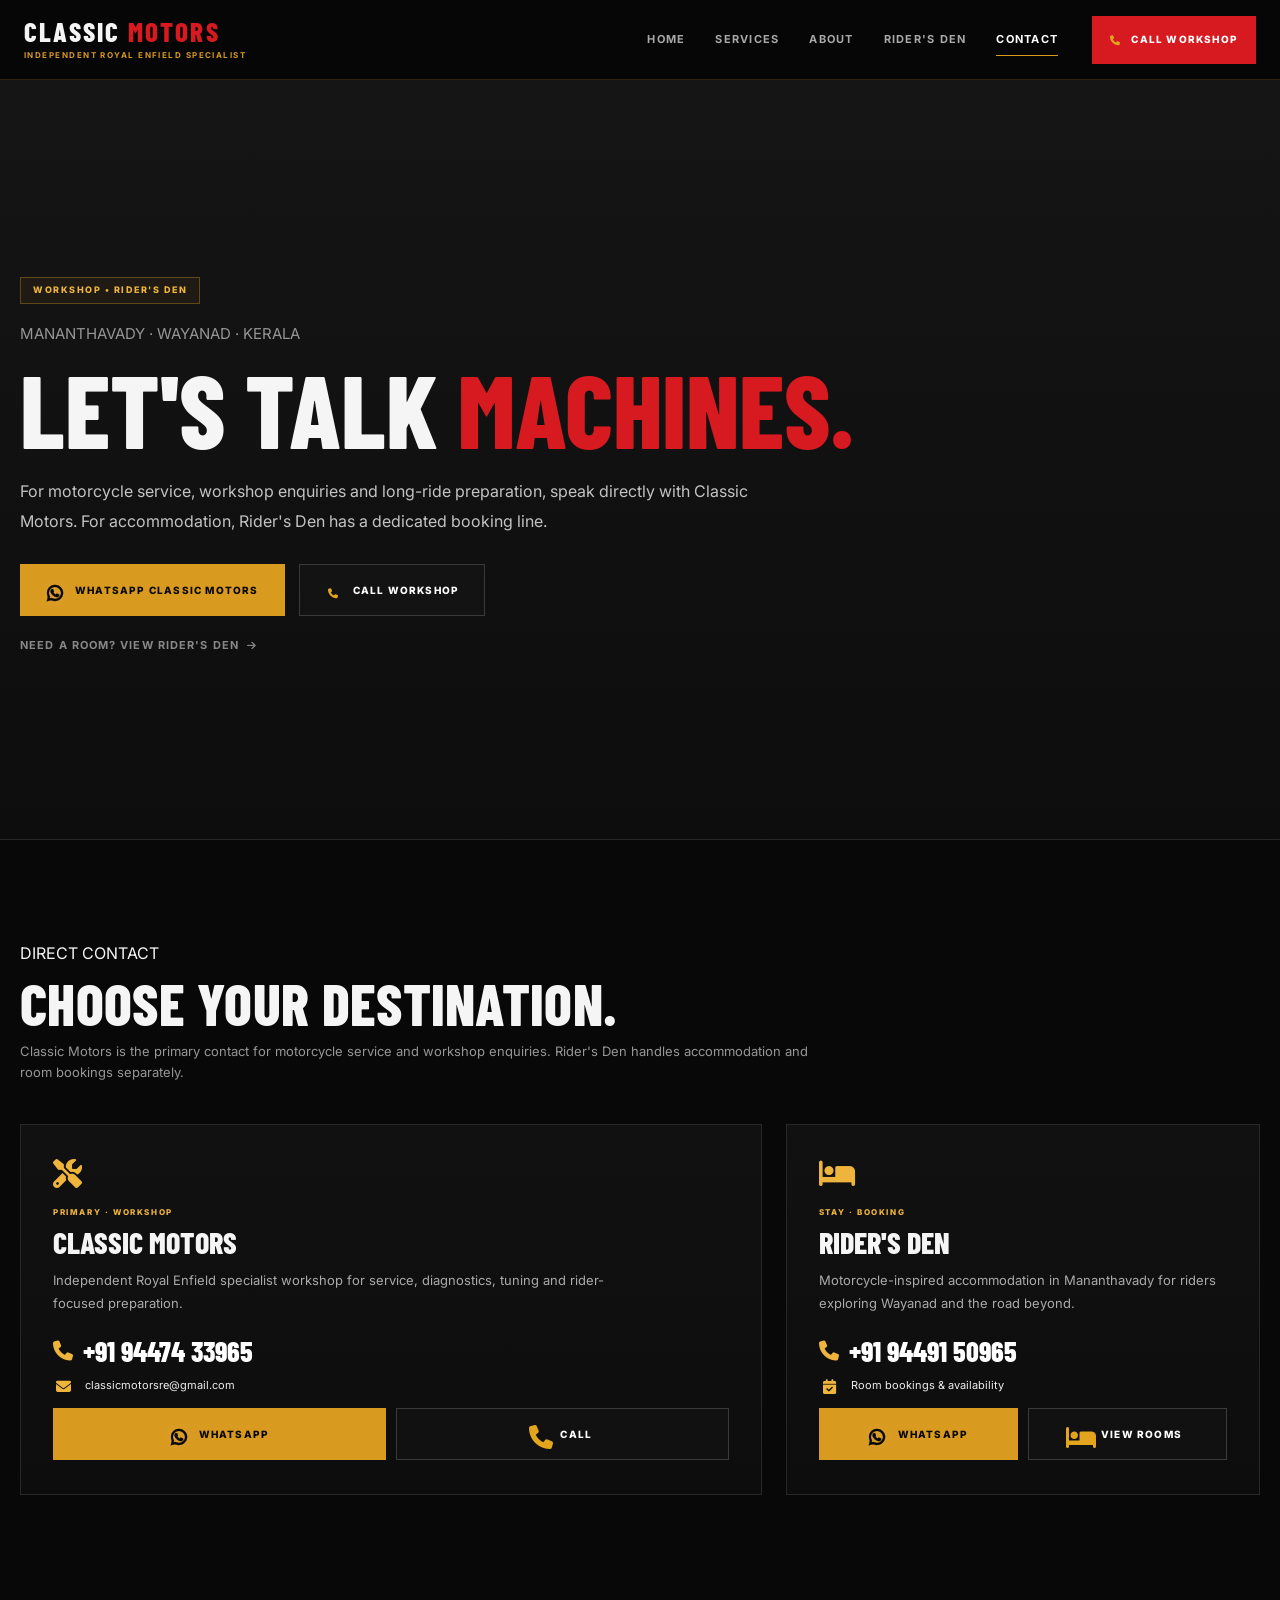
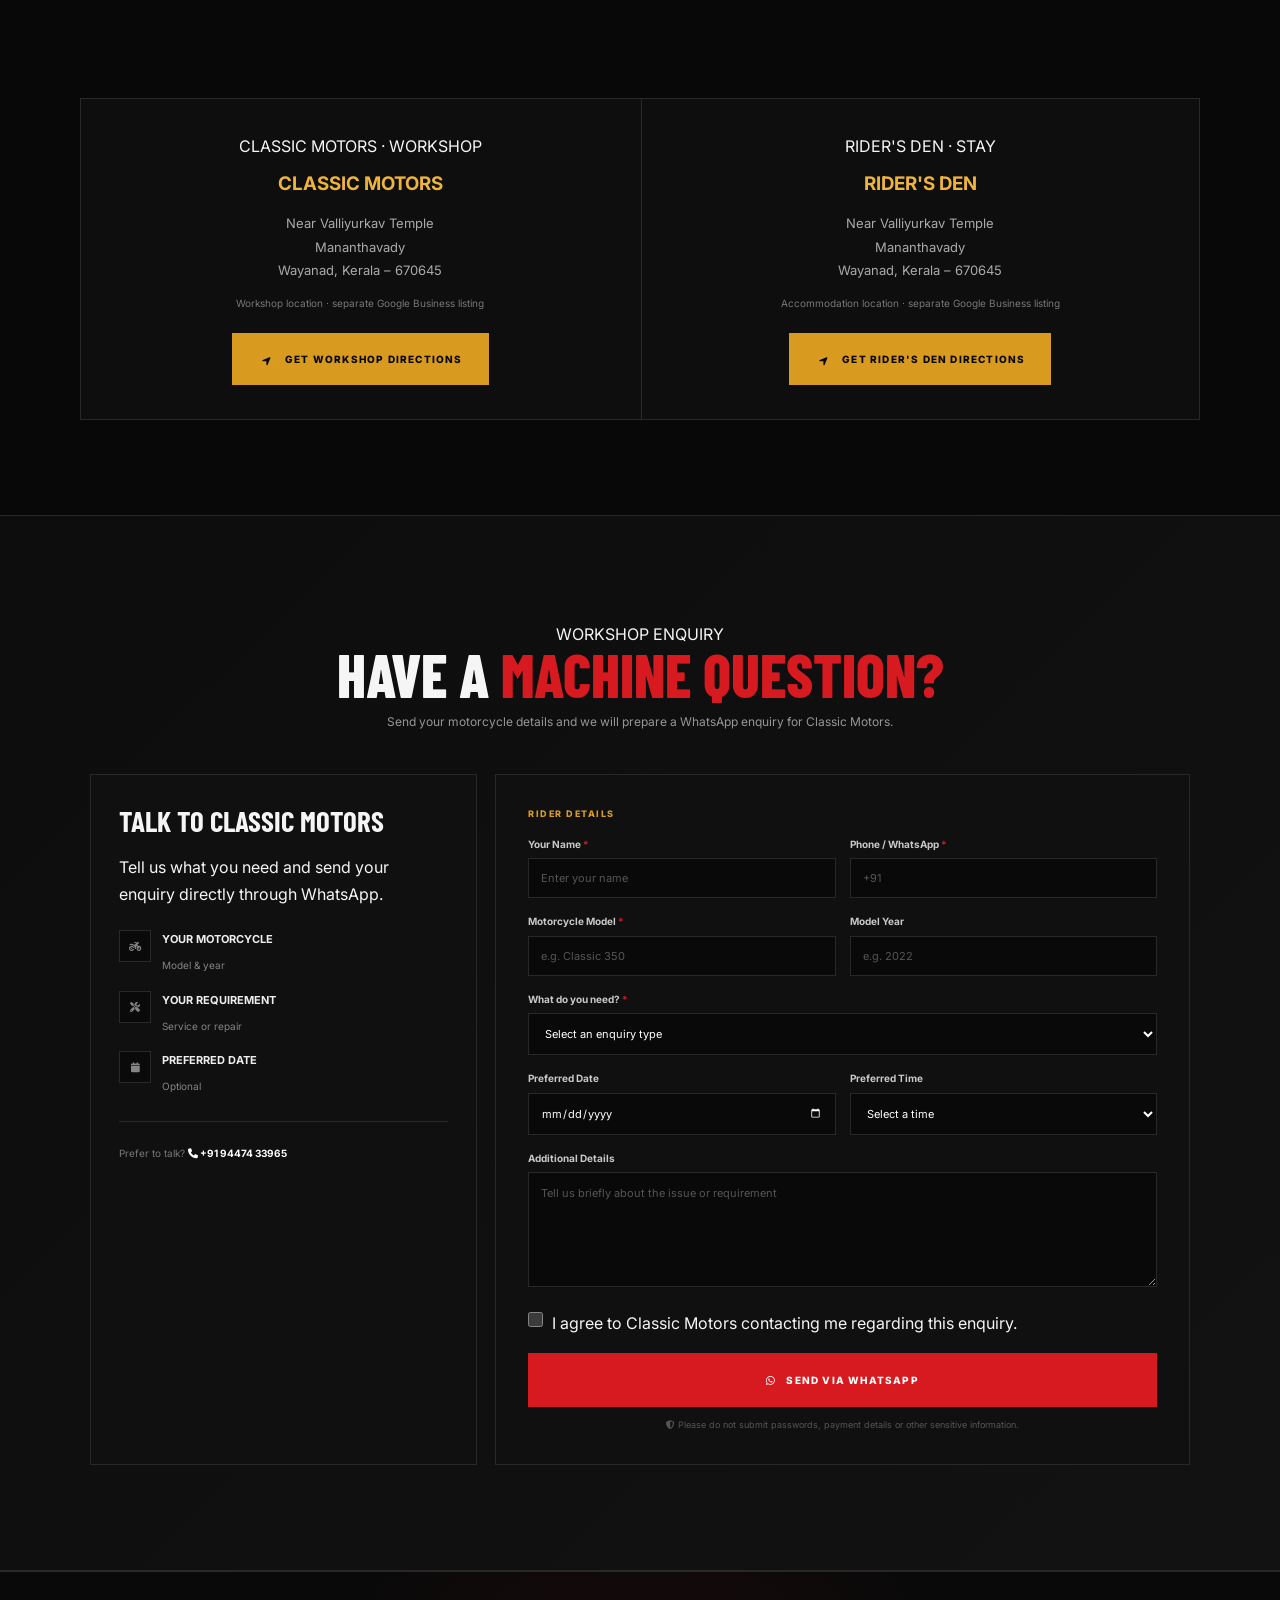
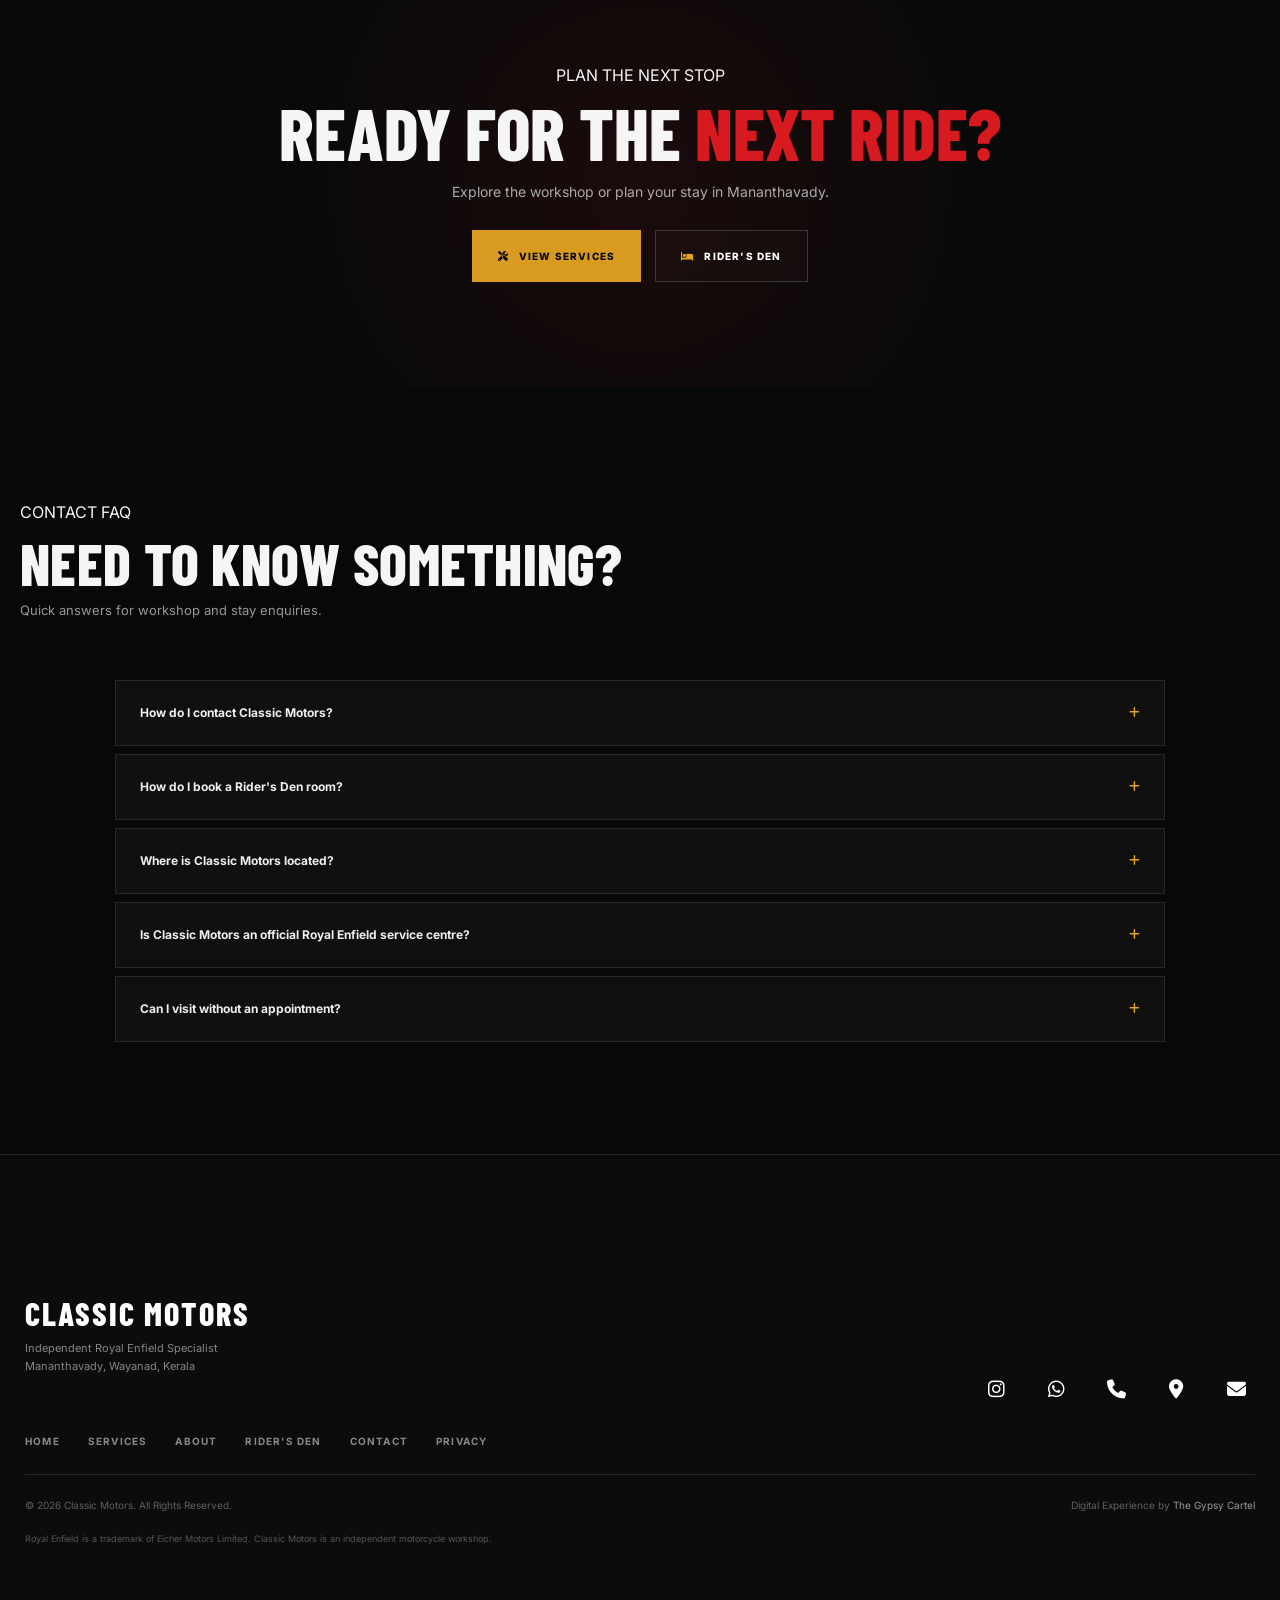
<file: contact/index.html>
<!DOCTYPE html>

<html lang="en-IN">
<head>
<meta charset="utf-8"/>
<meta content="nosniff" http-equiv="X-Content-Type-Options"/>
<meta content="strict-origin-when-cross-origin" name="referrer"/>
<meta content="width=device-width, initial-scale=1.0" name="viewport"/>
<meta content="#080808" name="theme-color"/>
<meta content="dark" name="color-scheme"/>
<title>Contact Classic Motors &amp; Rider's Den | Mananthavady Wayanad</title>
<meta content="Contact Classic Motors, an independent Royal Enfield specialist workshop in Mananthavady, Wayanad. Get service enquiries, directions and workshop contact details. Contact Rider's Den separately for room bookings." name="description"/>
<meta content="Classic Motors contact, Royal Enfield mechanic Mananthavady contact, Bullet mechanic Wayanad, Classic Motors phone number, Rider's Den Mananthavady booking, Rider's Den phone number" name="keywords"/>
<meta content="index, follow, max-image-preview:large" name="robots"/>
<link href="https://ridewithclassicmotors.online/contact/" rel="canonical"/>
<meta content="website" property="og:type"/>
<meta content="Contact Classic Motors | Mananthavady Wayanad" property="og:title"/>
<meta content="Talk to Classic Motors about motorcycle service, workshop enquiries and directions. Contact Rider's Den separately for room bookings." property="og:description"/>
<meta content="https://ridewithclassicmotors.online/contact/" property="og:url"/>
<meta content="Classic Motors" property="og:site_name"/>
<meta content="summary_large_image" name="twitter:card"/>
<meta content="Contact Classic Motors | Mananthavady" name="twitter:title"/>
<meta content="Contact Classic Motors and Rider's Den in Mananthavady, Wayanad." name="twitter:description"/>
<link href="https://fonts.googleapis.com" rel="preconnect"/>
<link crossorigin="" href="https://fonts.gstatic.com" rel="preconnect"/>
<link href="https://fonts.googleapis.com/css2?family=Barlow+Condensed:wght@400;500;600;700;800;900&amp;family=Inter:wght@400;500;600;700;800&amp;display=swap" rel="stylesheet"/>
<link crossorigin="anonymous" href="https://cdnjs.cloudflare.com/ajax/libs/font-awesome/6.5.2/css/all.min.css" referrerpolicy="no-referrer" rel="stylesheet"/>
<link href="../style.css" rel="stylesheet"/>
<!-- Classic Motors: contact/business schema -->
<script type="application/ld+json">
    {
        "@context": "https://schema.org",
        "@type": "MotorcycleRepair",
        "@id": "https://ridewithclassicmotors.online/#classic-motors",
        "name": "Classic Motors",
        "url": "https://ridewithclassicmotors.online/",
        "telephone": "+919447433965",
        "email": "classicmotorsre@gmail.com",
        "address": {
            "@type": "PostalAddress",
            "streetAddress": "Near Valliyurkav Temple",
            "addressLocality": "Mananthavady",
            "addressRegion": "Kerala",
            "postalCode": "670645",
            "addressCountry": "IN"
        },
        "areaServed": ["Mananthavady", "Wayanad", "Kerala"],
        "sameAs": ["https://www.instagram.com/classicmotors.re/"]
    }
    </script>
<!-- Rider's Den schema -->
<script type="application/ld+json">
    {
        "@context": "https://schema.org",
        "@type": "LodgingBusiness",
        "@id": "https://ridewithclassicmotors.online/#riders-den",
        "name": "Rider's Den",
        "url": "https://ridewithclassicmotors.online/riders-den/",
        "telephone": "+919449150965",
        "address": {
            "@type": "PostalAddress",
            "streetAddress": "Near Valliyurkav Temple",
            "addressLocality": "Mananthavady",
            "addressRegion": "Kerala",
            "postalCode": "670645",
            "addressCountry": "IN"
        },
        "areaServed": ["Mananthavady", "Wayanad", "Kerala"]
    }
    </script>
<!-- Breadcrumb -->
<script type="application/ld+json">
    {
        "@context": "https://schema.org",
        "@type": "BreadcrumbList",
        "itemListElement": [
            {
                "@type": "ListItem",
                "position": 1,
                "name": "Home",
                "item": "https://ridewithclassicmotors.online/"
            },
            {
                "@type": "ListItem",
                "position": 2,
                "name": "Contact",
                "item": "https://ridewithclassicmotors.online/contact/"
            }
        ]
    }
    </script>
<style id="contact-page-final-v2">
/* =========================================================
   CLASSIC MOTORS — CONTACT PAGE FINAL V2
   Master Home visual language:
   - Remove unnecessary DIRECT CONTACT visual
   - Contact-card icons match Home card icons
   - Clean alignment, no icon boxes
   - Same purposeful icon hover motion as Home
   - Footer follows Home master system exactly
========================================================= */

/* ---------- HERO ---------- */
.contact-page .contact-hero-grid{
  grid-template-columns:minmax(0,1fr) !important;
  gap:0 !important;
  align-items:center !important;
}
.contact-page .contact-hero-copy{
  max-width:900px !important;
}

/* ---------- CONTACT CHANNEL CARDS ---------- */
/* Same plain icon treatment as Home cards: no box, no background. */
.contact-page .contact-channel-card > i:first-child{
  width:auto !important;
  min-width:0 !important;
  max-width:none !important;
  height:auto !important;
  min-height:0 !important;
  margin:0 0 22px !important;
  padding:0 !important;
  display:inline-block !important;
  flex:0 0 auto !important;

  border:0 !important;
  border-width:0 !important;
  border-style:none !important;
  border-radius:0 !important;
  background:transparent !important;
  background-color:transparent !important;
  box-shadow:none !important;

  color:var(--yellow-soft) !important;
  font-size:29px !important;
  line-height:1 !important;
  text-align:left !important;
  transform-origin:center !important;

  transition:
    transform .32s cubic-bezier(.22,.61,.36,1),
    color .25s ease,
    filter .25s ease !important;
}

/* Same card lift + icon motion used on Home. */
.contact-page .contact-channel-card{
  transition:
    transform .30s cubic-bezier(.22,.61,.36,1),
    border-color .30s ease,
    box-shadow .30s ease !important;
}
.contact-page .contact-channel-card:hover{
  transform:translateY(-5px);
}
.contact-page .contact-channel-card:hover > i:first-child{
  transform:translateY(-3px) scale(1.13) rotate(-4deg) !important;
  color:var(--red) !important;
  filter:drop-shadow(0 6px 12px rgba(220,38,38,.22));
}

/* Consistent icon → title → copy spacing. */
.contact-page .contact-channel-card h4{
  margin:0 0 12px !important;
}
.contact-page .contact-channel-card > p{
  margin:0 0 22px !important;
}

/* Secondary details stay small, clean and aligned. */
.contact-page .contact-card-detail{
  grid-template-columns:21px minmax(0,1fr) !important;
  column-gap:11px !important;
  align-items:start !important;
}
.contact-page .contact-card-detail > i{
  margin:0 !important;
  color:var(--yellow-soft) !important;
  font-size:15px !important;
  line-height:1.55 !important;
}
.contact-page .contact-card-detail a:hover{
  color:var(--red) !important;
}

/* ---------- HERO BUTTONS ---------- */
.contact-page .hero-btns .btn{
  align-items:center !important;
  justify-content:center !important;
}

/* ---------- FOOTER — SAME HOME MASTER FOOTER ---------- */
.contact-page footer{
  min-height:300px !important;
}
.contact-page footer .footer-inner{
  width:min(100%,var(--max)) !important;
  max-width:var(--max) !important;
  margin:0 auto !important;
}
.contact-page .footer-social{
  display:flex !important;
  align-items:center !important;
  justify-content:flex-end !important;
  gap:22px !important;
  margin:0 !important;
}
.contact-page .footer-social a{
  position:relative !important;
  width:auto !important;
  min-width:0 !important;
  height:auto !important;
  min-height:0 !important;
  margin:0 !important;
  padding:4px !important;
  display:inline-flex !important;
  align-items:center !important;
  justify-content:center !important;
  border:0 !important;
  border-radius:0 !important;
  background:transparent !important;
  box-shadow:none !important;
  color:#fff !important;
  text-decoration:none !important;
  cursor:pointer !important;
  transition:
    transform .30s cubic-bezier(.22,.61,.36,1),
    color .25s ease,
    filter .25s ease !important;
}
.contact-page .footer-social a i{
  display:block !important;
  width:auto !important;
  height:auto !important;
  margin:0 !important;
  padding:0 !important;
  color:inherit !important;
  font-size:19px !important;
  line-height:1 !important;
  transform-origin:center;
  transition:
    transform .30s cubic-bezier(.22,.61,.36,1),
    color .25s ease,
    filter .25s ease !important;
}
.contact-page .footer-social a::after{
  content:"";
  position:absolute;
  inset:-5px;
  border-radius:50%;
  border:1px solid transparent;
  transition:border-color .25s ease,transform .25s ease;
}
.contact-page .footer-social a:hover,
.contact-page .footer-social a:focus-visible{
  transform:translateY(-4px) scale(1.06) !important;
  border:0 !important;
  background:transparent !important;
  box-shadow:none !important;
  outline:none;
}
.contact-page .footer-social a:hover i,
.contact-page .footer-social a:focus-visible i{
  transform:scale(1.18) rotate(-5deg);
  filter:drop-shadow(0 5px 10px rgba(0,0,0,.35));
}
.contact-page .footer-social a:hover::after,
.contact-page .footer-social a:focus-visible::after{
  border-color:rgba(255,255,255,.16);
  transform:scale(1.08);
}
.contact-page .footer-social a:nth-child(1):hover i,
.contact-page .footer-social a:nth-child(1):focus-visible i{color:#e1306c !important}
.contact-page .footer-social a:nth-child(2):hover i,
.contact-page .footer-social a:nth-child(2):focus-visible i{color:#25d366 !important}
.contact-page .footer-social a:nth-child(3):hover i,
.contact-page .footer-social a:nth-child(3):focus-visible i{color:#f2b632 !important}
.contact-page .footer-social a:nth-child(4):hover i,
.contact-page .footer-social a:nth-child(4):focus-visible i{color:#ef4444 !important}
.contact-page .footer-social a:nth-child(5):hover i,
.contact-page .footer-social a:nth-child(5):focus-visible i{color:#f2b632 !important}
.contact-page .footer-social a:active{
  transform:translateY(-1px) scale(.96) !important;
}

/* ---------- RESPONSIVE ---------- */
@media(max-width:760px){
  .contact-page .contact-hero{
    min-height:auto !important;
    padding:92px 0 78px !important;
  }
  .contact-page .contact-hero-grid{
    grid-template-columns:1fr !important;
  }
  .contact-page .contact-channel-card{
    min-height:0 !important;
  }
  .contact-page .footer-social{
    justify-content:flex-start !important;
    gap:19px !important;
  }
  .contact-page .footer-social a i{
    font-size:18px !important;
  }
}

/* Respect reduced motion. */
@media(prefers-reduced-motion:reduce){
  .contact-page .contact-channel-card,
  .contact-page .contact-channel-card > i:first-child,
  .contact-page .footer-social a,
  .contact-page .footer-social a i,
  .contact-page .footer-social a::after{
    transition:none !important;
  }
}
</style>

<style id="contact-page-final-v3">
/* =========================================================
   CLASSIC MOTORS — CONTACT PAGE FINAL V3
   Purpose:
   - Make the contact page primarily about Classic Motors
   - Give Rider's Den clear secondary importance
   - Remove repeated contact sections
   - Keep the master Home footer untouched
   - Tight, editorial spacing and clean alignment
   ========================================================= */

.contact-page main{overflow:hidden;}
.contact-page .container{width:min(calc(100% - 40px),var(--max));margin-inline:auto;}

.contact-page .reveal{
  opacity:1 !important;
  transform:none !important;
  transition:none !important;
}

/* HERO */
.contact-page .contact-hero{
  min-height:clamp(560px,calc(100svh - var(--header)),760px) !important;
  display:flex;
  align-items:center;
  padding:88px 0 76px !important;
  border-bottom:1px solid var(--border);
}
.contact-page .contact-hero-grid{
  display:grid !important;
  grid-template-columns:minmax(0,900px) !important;
  gap:0 !important;
  align-items:center !important;
}
.contact-page .contact-hero-copy{max-width:900px !important;}
.contact-page .contact-hero-copy .badge{margin-bottom:18px;}
.contact-page .contact-hero-copy .eyebrow{margin:0 0 16px;}
.contact-page .contact-hero-copy h2{
  margin:0 0 24px !important;
  max-width:900px !important;
  font-family:'Barlow Condensed',sans-serif;
  font-size:clamp(62px,8vw,108px) !important;
  font-weight:800;
  line-height:.88 !important;
  text-transform:uppercase;
}
.contact-page .contact-hero-copy h2 span{color:var(--red) !important;}
.contact-page .contact-hero-copy .hero-lead{
  max-width:760px !important;
  margin:0 !important;
  color:#c3c3c3;
  font-size:16px;
  line-height:1.85;
}
.contact-page .contact-hero-copy .hero-btns{margin-top:28px;}
.contact-page .contact-hero-secondary-link{
  display:inline-flex;
  align-items:center;
  gap:8px;
  margin-top:20px;
  color:#888;
  font-size:11px;
  font-weight:700;
  letter-spacing:1.1px;
  text-transform:uppercase;
  text-decoration:none;
  transition:color .22s ease, transform .22s ease;
}
.contact-page .contact-hero-secondary-link i{font-size:10px;transition:transform .22s ease;}
.contact-page .contact-hero-secondary-link:hover{color:#fff;transform:translateX(2px);}
.contact-page .contact-hero-secondary-link:hover i{transform:translateX(4px);}

/* DIRECT CONTACT */
.contact-page .contact-channels{
  padding:100px 0 108px !important;
}
.contact-page .contact-channels .section-title{
  max-width:820px !important;
  margin-bottom:40px;
}
.contact-page .contact-choice-grid{
  display:grid;
  grid-template-columns:minmax(0,1.22fr) minmax(0,.78fr);
  gap:24px;
  align-items:stretch;
}
.contact-page .contact-channel-card{
  min-width:0;
  min-height:360px;
  padding:34px 32px;
  background:linear-gradient(180deg,#111,#0d0d0d);
  border:1px solid var(--border);
  display:flex;
  flex-direction:column;
  align-items:flex-start;
  transition:transform .30s cubic-bezier(.22,.61,.36,1),border-color .30s ease,box-shadow .30s ease;
}
.contact-page .contact-channel-card:hover{transform:translateY(-5px);}
.contact-page .contact-channel-card > i:first-child{
  width:auto !important;
  height:auto !important;
  min-width:0 !important;
  min-height:0 !important;
  margin:0 0 18px !important;
  padding:0 !important;
  display:inline-block !important;
  border:0 !important;
  border-radius:0 !important;
  background:transparent !important;
  box-shadow:none !important;
  color:var(--yellow-soft) !important;
  font-size:29px !important;
  line-height:1 !important;
  transition:transform .32s cubic-bezier(.22,.61,.36,1),color .25s ease,filter .25s ease;
}
.contact-page .contact-channel-card:hover > i:first-child{
  transform:translateY(-3px) scale(1.13) rotate(-4deg);
  color:var(--red) !important;
  filter:drop-shadow(0 6px 12px rgba(220,38,38,.22));
}
.contact-page .contact-card-kicker{
  display:block;
  margin-bottom:8px;
  color:var(--yellow-soft);
  font-size:8px;
  font-weight:800;
  letter-spacing:1.6px;
  text-transform:uppercase;
}
.contact-page .contact-channel-card h4{
  margin:0 0 12px !important;
  font-family:'Barlow Condensed',sans-serif;
  font-size:30px;
  font-weight:800;
  line-height:1;
  text-transform:uppercase;
}
.contact-page .contact-channel-card > p{
  max-width:600px;
  margin:0 0 22px !important;
  color:#aaa;
  font-size:13px;
  line-height:1.75;
}
.contact-page .contact-primary-number{
  margin:0 0 13px;
}
.contact-page .contact-primary-number a{
  display:inline-flex;
  align-items:center;
  gap:10px;
  color:#fff;
  font-family:'Barlow Condensed',sans-serif;
  font-size:28px;
  font-weight:800;
  line-height:1;
  text-decoration:none;
  transition:color .22s ease;
}
.contact-page .contact-primary-number a i{
  color:var(--yellow-soft);
  font-size:20px;
  transition:color .22s ease;
}
.contact-page .contact-primary-number a:hover,
.contact-page .contact-primary-number a:hover i{color:var(--red);}
.contact-page .contact-card-detail{
  display:grid !important;
  grid-template-columns:21px minmax(0,1fr) !important;
  gap:11px !important;
  align-items:start !important;
  width:100%;
  margin:0 0 14px;
}
.contact-page .contact-card-detail > i{
  color:var(--yellow-soft) !important;
  font-size:15px !important;
  line-height:1.5 !important;
}
.contact-page .contact-card-detail a,
.contact-page .contact-card-detail span{
  min-width:0;
  color:#eee;
  font-size:11px;
  line-height:1.6;
  text-decoration:none;
  overflow-wrap:anywhere;
}
.contact-page .contact-card-detail a:hover{color:var(--red);}
.contact-page .contact-card-actions{
  width:100%;
  margin-top:auto !important;
  display:flex;
  flex-wrap:wrap;
  gap:10px;
}
.contact-page .contact-card-actions .btn{
  flex:1 1 150px;
  justify-content:center;
}

/* LOCATION */
.contact-page .contact-section{padding:95px 0 !important;}
.contact-page .location-box{
  max-width:1120px !important;
  margin:0 auto !important;
}
.contact-page .location-box .btn{flex:0 0 auto;}

/* SERVICE ENQUIRY */
.contact-page .service-request-section{padding:105px 0 !important;}
.contact-page .service-request-header{
  max-width:820px;
  margin:0 auto 42px;
  text-align:center;
}
.contact-page .service-form-wrapper{
  max-width:1100px;
  margin:0 auto;
}

/* FINAL NAV CTA — navigation only, no repeated phone/WhatsApp */
.contact-page .contact-navigation-cta{
  padding:90px 0 105px !important;
  text-align:center !important;
}
.contact-page .contact-navigation-cta .container{max-width:900px;}
.contact-page .contact-navigation-cta h3{
  margin:10px 0 14px;
}
.contact-page .contact-navigation-cta p{
  max-width:700px;
  margin:0 auto;
  color:#aaa;
  font-size:14px;
  line-height:1.8;
}
.contact-page .contact-navigation-cta .hero-btns{
  margin-top:26px;
  justify-content:center;
}

/* FAQ */
.contact-page .faq-list{
  max-width:1050px;
  margin:38px auto 0;
}

/* FOOTER — deliberately untouched; existing master footer rules remain */

@media(max-width:900px){
  .contact-page .contact-choice-grid{grid-template-columns:1fr;}
  .contact-page .contact-channel-card{min-height:0;}
}
@media(max-width:760px){
  .contact-page .contact-hero{
    min-height:auto !important;
    padding:82px 0 72px !important;
  }
  .contact-page .contact-hero-copy h2{font-size:clamp(54px,15vw,82px) !important;}
  .contact-page .contact-channels,
  .contact-page .contact-section,
  .contact-page .service-request-section{
    padding:78px 0 !important;
  }
  .contact-page .contact-channel-card{padding:29px 24px;}
  .contact-page .contact-primary-number a{font-size:25px;}
  .contact-page .contact-navigation-cta{padding:78px 0 88px !important;}
}

<style id="contact-card-link-polish">
/* Contact card links: remove browser/global underlines; keep clean clickable text. */
.contact-page .contact-primary-number a,
.contact-page .contact-card-detail a{
  text-decoration:none !important;
  text-decoration-line:none !important;
  border-bottom:0 !important;
  box-shadow:none !important;
}
.contact-page .contact-primary-number a:hover,
.contact-page .contact-primary-number a:focus-visible,
.contact-page .contact-card-detail a:hover,
.contact-page .contact-card-detail a:focus-visible{
  text-decoration:none !important;
  text-decoration-line:none !important;
}
</style>

<style id="contact-card-icon-alignment-final-v5">
/* =========================================================
   CONTACT PAGE — SMALL ICON ALIGNMENT POLISH
   Requested changes only:
   - Align contact-detail / phone icons cleanly
   - Keep icon/text baselines consistent
   - Make LOCATION title line yellow
   - Preserve all existing content, footer and functions
   ========================================================= */

/* Contact-card phone number: icon and number share one clean baseline. */
.contact-page .contact-primary-number{
  width:100%;
}
.contact-page .contact-primary-number a{
  display:inline-flex !important;
  align-items:center !important;
  gap:10px !important;
  vertical-align:middle;
}
.contact-page .contact-primary-number a i{
  flex:0 0 20px;
  width:20px;
  display:inline-flex !important;
  align-items:center !important;
  justify-content:center !important;
  line-height:1 !important;
  margin:0 !important;
}

/* Secondary contact details: fixed icon column, centered icon, clean text baseline. */
.contact-page .contact-card-detail{
  grid-template-columns:21px minmax(0,1fr) !important;
  align-items:center !important;
}
.contact-page .contact-card-detail > i{
  width:21px !important;
  display:inline-flex !important;
  align-items:center !important;
  justify-content:center !important;
  line-height:1 !important;
  margin:0 !important;
}
.contact-page .contact-card-detail a,
.contact-page .contact-card-detail span{
  display:block;
  line-height:1.45 !important;
}

/* Button icons: consistent optical alignment with button labels. */
.contact-page .contact-card-actions .btn,
.contact-page .contact-hero .btn,
.contact-page .location-box .btn{
  display:inline-flex !important;
  align-items:center !important;
  justify-content:center !important;
  gap:9px !important;
}
.contact-page .contact-card-actions .btn > i,
.contact-page .contact-hero .btn > i,
.contact-page .location-box .btn > i{
  display:inline-flex !important;
  align-items:center !important;
  justify-content:center !important;
  line-height:1 !important;
  flex:0 0 auto;
}

/* Requested: the location heading is yellow. */
.contact-page .location-box h3{
  color:var(--yellow-soft) !important;
}
.contact-page .location-box h3 span{
  color:var(--yellow-soft) !important;
}

/* Keep the location action icon optically centered. */
.contact-page .location-box .btn > i{
  min-width:16px;
}

/* Reduced-motion support. */
@media(prefers-reduced-motion:reduce){
  .contact-page .contact-primary-number a,
  .contact-page .contact-card-actions .btn,
  .contact-page .contact-hero .btn,
  .contact-page .location-box .btn{
    transition:none !important;
  }
}
</style>


<style id="contact-location-business-links-v6">
/* CONTACT PAGE — separate location links for separate business listings. */

.contact-page .rider-location-link{
  display:flex;
  align-items:center;
  gap:10px;
  width:100%;
  margin:2px 0 16px;
  padding:0;
}
.contact-page .rider-location-link i{
  flex:0 0 21px;
  width:21px;
  display:inline-flex;
  align-items:center;
  justify-content:center;
  color:var(--red) !important;
  font-size:14px;
  line-height:1;
}
.contact-page .rider-location-link a{
  color:#d0d0d0 !important;
  font-size:11px;
  line-height:1.45;
  text-decoration:none !important;
  border:0 !important;
  box-shadow:none !important;
  transition:color .22s ease;
}
.contact-page .rider-location-link a:hover,
.contact-page .rider-location-link a:focus-visible{
  color:var(--red) !important;
  text-decoration:none !important;
}

.contact-page .location-box{
  display:grid !important;
  grid-template-columns:minmax(0,1fr) minmax(0,1fr) !important;
  gap:1px !important;
  padding:0 !important;
  overflow:hidden;
}
.contact-page .location-box > .location-business{
  min-width:0;
  padding:34px 36px;
  background:#0e0e0e;
}
.contact-page .location-box > .location-business + .location-business{
  border-left:1px solid var(--border);
}
.contact-page .location-business .section-kicker{
  display:block;
  margin-bottom:10px;
}
.contact-page .location-business h3{
  margin:0 0 12px !important;
  color:var(--yellow-soft) !important;
}
.contact-page .location-business p{
  margin:0 0 8px;
  color:#aaa;
  font-size:13px;
  line-height:1.8;
}
.contact-page .location-business .location-note{
  margin-top:12px;
  color:#777;
  font-size:10px;
  line-height:1.6;
}
.contact-page .location-business .location-action{
  margin-top:22px;
}
.contact-page .location-business .location-action .btn{
  display:inline-flex !important;
  align-items:center !important;
  justify-content:center !important;
  gap:9px !important;
}
.contact-page .location-business .location-action .btn i{
  display:inline-flex !important;
  align-items:center !important;
  justify-content:center !important;
  line-height:1 !important;
}

@media (max-width:760px){
  .contact-page .location-box{
    grid-template-columns:1fr !important;
  }
  .contact-page .location-box > .location-business{
    padding:28px 24px;
  }
  .contact-page .location-box > .location-business + .location-business{
    border-left:0;
    border-top:1px solid var(--border);
  }
}
@media (prefers-reduced-motion:reduce){
  .contact-page .rider-location-link a{
    transition:none !important;
  }
}
</style>


<style id="contact-card-whatsapp-final-v7">
/* FINAL V7 — requested visual polish only. */
.contact-page .primary-btn .fa-whatsapp{
  color:#080808 !important;
  width:18px !important;
  min-width:18px !important;
  height:18px !important;
  display:inline-flex !important;
  align-items:center !important;
  justify-content:center !important;
  line-height:1 !important;
  flex:0 0 18px !important;
}

/* Keep yellow WhatsApp buttons optically balanced without changing other controls. */
.contact-page .contact-card-actions .primary-btn,
.contact-page .contact-hero .primary-btn{
  display:inline-flex !important;
  align-items:center !important;
  justify-content:center !important;
  gap:9px !important;
}

/* Keep phone/detail rows visually aligned after the location-row removal. */
.contact-page .contact-primary-number,
.contact-page .contact-card-detail{
  flex-shrink:0;
}
</style>

<style id="contact-whatsapp-icon-alignment-v8">
/* FINAL V8 — WhatsApp button icon optical alignment only. */
.contact-page .contact-card-actions .primary-btn,
.contact-page .contact-hero .primary-btn{
  display:inline-flex !important;
  align-items:center !important;
  justify-content:center !important;
  gap:10px !important;
}

.contact-page .contact-card-actions .primary-btn .fa-whatsapp,
.contact-page .contact-hero .primary-btn .fa-whatsapp{
  color:#080808 !important;
  width:19px !important;
  min-width:19px !important;
  height:19px !important;
  display:inline-flex !important;
  align-items:center !important;
  justify-content:center !important;
  line-height:1 !important;
  flex:0 0 19px !important;
  font-size:19px !important;
  font-weight:900 !important;
  -webkit-text-stroke:.3px currentColor;
  transform:translateY(1.5px) !important;
  vertical-align:middle !important;
}
</style>


<style id="contact-button-icon-alignment-final-v9">
/* FINAL V9 — button icon alignment only; no other page changes. */
.contact-page .contact-card-actions .btn,
.contact-page .contact-hero .btn,
.contact-page .location-box .btn{
  display:inline-flex !important;
  align-items:center !important;
  justify-content:center !important;
  gap:10px !important;
  line-height:1 !important;
  white-space:nowrap;
}

.contact-page .contact-card-actions .btn > i,
.contact-page .contact-hero .btn > i,
.contact-page .location-box .btn > i{
  display:inline-flex !important;
  align-items:center !important;
  justify-content:center !important;
  width:18px !important;
  min-width:18px !important;
  height:18px !important;
  margin:1px 0 0 !important;
  padding:0 !important;
  line-height:1 !important;
  flex:0 0 18px !important;
  position:relative;
  top:1px;
  vertical-align:middle;
}

.contact-page .contact-card-actions .primary-btn .fa-whatsapp,
.contact-page .contact-hero .primary-btn .fa-whatsapp{
  color:#080808 !important;
  font-size:18px !important;
  font-weight:900 !important;
  -webkit-text-stroke:.28px currentColor;
  transform:translateY(1px);
}

.contact-page .contact-card-actions .secondary-btn > i,
.contact-page .contact-hero .secondary-btn > i,
.contact-page .location-box .btn > i{
  transform:translateY(1px);
}

@media (prefers-reduced-motion:reduce){
  .contact-page .contact-card-actions .btn > i,
  .contact-page .contact-hero .btn > i,
  .contact-page .location-box .btn > i{
    transition:none !important;
  }
}
</style>

</head>
<body class="contact-page">
<header>
<div class="logo-container">
<a aria-label="Classic Motors home" href="../">
<h1>CLASSIC <span>MOTORS</span></h1>
<div class="subtitle">Independent Royal Enfield Specialist</div>
</a>
</div>
<nav aria-label="Primary Navigation">
<ul class="nav-links">
<li><a href="../">Home</a></li>
<li><a href="../services/">Services</a></li>
<li><a href="../about/">About</a></li>
<li><a href="../riders-den/">Rider's Den</a></li>
<li><a aria-current="page" class="active" href="../contact/">Contact</a></li>
</ul>
</nav>
<a class="cta-btn header-call-btn" href="tel:+919447433965">
<i class="fa-solid fa-phone"></i>
    CALL WORKSHOP
  </a>
<button aria-expanded="false" aria-label="Open navigation menu" class="mobile-menu-btn" type="button">
<i class="fa-solid fa-bars"></i>
</button>
</header>
<main>
<section aria-labelledby="contact-title" class="contact-hero page-header">
<div class="container">
<div class="contact-hero-grid">
<div class="contact-hero-copy">
<span class="badge">WORKSHOP • RIDER'S DEN</span>
<p class="eyebrow">MANANTHAVADY · WAYANAD · KERALA</p>
<h2 id="contact-title">LET'S TALK <span>MACHINES.</span></h2>
<p class="hero-lead">
          For motorcycle service, workshop enquiries and long-ride preparation,
          speak directly with Classic Motors. For accommodation, Rider's Den
          has a dedicated booking line.
        </p>
<div class="hero-btns">
<a class="btn primary-btn" href="https://wa.me/919447433965" rel="noopener noreferrer" target="_blank">
<i class="fa-brands fa-whatsapp"></i>
            WHATSAPP CLASSIC MOTORS
          </a>
<a class="btn secondary-btn" href="tel:+919447433965">
<i class="fa-solid fa-phone"></i>
            CALL WORKSHOP
          </a>
</div>
<a class="contact-hero-secondary-link" href="../riders-den/">
          NEED A ROOM? VIEW RIDER'S DEN <i aria-hidden="true" class="fa-solid fa-arrow-right"></i>
</a>
</div>
</div>
</div>
</section>

<section aria-labelledby="direct-contact-title" class="highlights contact-channels">
<div class="container">
<div class="section-title">
<span class="section-kicker">DIRECT CONTACT</span>
<h3 id="direct-contact-title">CHOOSE YOUR <span>DESTINATION.</span></h3>
<p>
        Classic Motors is the primary contact for motorcycle service and workshop
        enquiries. Rider's Den handles accommodation and room bookings separately.
      </p>
</div>
<div class="contact-choice-grid">
<article class="card contact-channel-card contact-primary">
<i aria-hidden="true" class="fa-solid fa-screwdriver-wrench"></i>
<span class="contact-card-kicker">PRIMARY · WORKSHOP</span>
<h4>CLASSIC MOTORS</h4>
<p>Independent Royal Enfield specialist workshop for service, diagnostics, tuning and rider-focused preparation.</p>
<div class="contact-primary-number">
<a href="tel:+919447433965"><i aria-hidden="true" class="fa-solid fa-phone"></i>+91 94474 33965</a>
</div>
<div class="contact-card-detail">
<i aria-hidden="true" class="fa-solid fa-envelope"></i>
<a href="mailto:classicmotorsre@gmail.com">classicmotorsre@gmail.com</a>
</div>
<div class="hero-btns contact-card-actions">
<a class="btn primary-btn" href="https://wa.me/919447433965" rel="noopener noreferrer" target="_blank">
<i class="fa-brands fa-whatsapp"></i> WHATSAPP
          </a>
<a class="btn secondary-btn" href="tel:+919447433965">
<i class="fa-solid fa-phone"></i> CALL
          </a>
</div>
</article>
<article class="card contact-channel-card contact-secondary">
<i aria-hidden="true" class="fa-solid fa-bed"></i>
<span class="contact-card-kicker">STAY · BOOKING</span>
<h4>RIDER'S DEN</h4>
<p>Motorcycle-inspired accommodation in Mananthavady for riders exploring Wayanad and the road beyond.</p>
<div class="contact-primary-number">
<a href="tel:+919449150965"><i aria-hidden="true" class="fa-solid fa-phone"></i>+91 94491 50965</a>
</div>
<div class="contact-card-detail">
<i aria-hidden="true" class="fa-solid fa-calendar-check"></i>
<span>Room bookings &amp; availability</span>
</div>
<div class="hero-btns contact-card-actions">
<a class="btn primary-btn" href="https://wa.me/919449150965" rel="noopener noreferrer" target="_blank">
<i class="fa-brands fa-whatsapp"></i> WHATSAPP
          </a>
<a class="btn secondary-btn" href="../riders-den/">
<i class="fa-solid fa-bed"></i> VIEW ROOMS
          </a>
</div>
</article>
</div>
</div>
</section>
<section class="contact-section">
<div class="container">
<div class="location-box reveal">
<div class="location-business">
<span class="section-kicker">CLASSIC MOTORS · WORKSHOP</span>
<h3>CLASSIC MOTORS</h3>
<p>
                        Near Valliyurkav Temple<br/>
                        Mananthavady<br/>
                        Wayanad, Kerala – 670645
                    </p>
<p class="location-note">Workshop location · separate Google Business listing</p>
<div class="location-action">
<a class="btn primary-btn" href="https://maps.app.goo.gl/4QVEbER2AgL2q5K47" rel="noopener noreferrer" target="_blank">
<i class="fa-solid fa-location-arrow"></i>
                        GET WORKSHOP DIRECTIONS
                    </a>
</div>
</div>

<div class="location-business">
<span class="section-kicker">RIDER'S DEN · STAY</span>
<h3>RIDER'S DEN</h3>
<p>
                        Near Valliyurkav Temple<br/>
                        Mananthavady<br/>
                        Wayanad, Kerala – 670645
                    </p>
<p class="location-note">Accommodation location · separate Google Business listing</p>
<div class="location-action">
<a class="btn primary-btn" href="https://maps.app.goo.gl/7V4cPJFKAEx7hk9eA" rel="noopener noreferrer" target="_blank">
<i class="fa-solid fa-location-arrow"></i>
                        GET RIDER'S DEN DIRECTIONS
                    </a>
</div>
</div>
</div>
</div>
</section><section class="service-request-section" id="service-request">
<div class="container">
<div class="service-request-header reveal">
<span class="section-kicker">WORKSHOP ENQUIRY</span>
<h3>
                    HAVE A
                    <span>MACHINE QUESTION?</span>
</h3>
<p>
                    Send your motorcycle details and we will prepare a
                    WhatsApp enquiry for Classic Motors.
                </p>
</div>
<div class="service-form-wrapper">
<div class="service-form-info reveal">
<h4 class="form-info-heading">TALK TO CLASSIC MOTORS</h4>
<p>
                        Tell us what you need and send your enquiry directly
                        through WhatsApp.
                    </p>
<ul class="form-info-list">
<li class="form-info-item">
<span class="form-info-icon">
<i aria-hidden="true" class="fa-solid fa-motorcycle"></i>
</span>
<div>
<strong>YOUR MOTORCYCLE</strong>
<span>Model &amp; year</span>
</div>
</li>
<li class="form-info-item">
<span class="form-info-icon">
<i aria-hidden="true" class="fa-solid fa-screwdriver-wrench"></i>
</span>
<div>
<strong>YOUR REQUIREMENT</strong>
<span>Service or repair</span>
</div>
</li>
<li class="form-info-item">
<span class="form-info-icon">
<i aria-hidden="true" class="fa-solid fa-calendar"></i>
</span>
<div>
<strong>PREFERRED DATE</strong>
<span>Optional</span>
</div>
</li>
</ul>
<div class="form-direct-contact">
<span>Prefer to talk?</span>
<a href="tel:+919447433965">
<i aria-hidden="true" class="fa-solid fa-phone"></i>
                            +91 94474 33965
                        </a>
</div>
</div>
<div class="service-form-card reveal">
<form id="contactServiceForm" novalidate="">
<div class="form-section-label">RIDER DETAILS</div>
<div class="form-row">
<div class="form-group">
<label for="contactName">
                                    Your Name <span>*</span>
</label>
<input autocomplete="name" id="contactName" name="name" placeholder="Enter your name" required="" type="text"/>
</div>
<div class="form-group">
<label for="contactPhone">
                                    Phone / WhatsApp <span>*</span>
</label>
<input autocomplete="tel" id="contactPhone" inputmode="tel" name="phone" placeholder="+91" required="" type="tel"/>
</div>
</div>
<div class="form-row">
<div class="form-group">
<label for="contactBike">
                                    Motorcycle Model <span>*</span>
</label>
<input id="contactBike" name="bike" placeholder="e.g. Classic 350" required="" type="text"/>
</div>
<div class="form-group">
<label for="contactYear">Model Year</label>
<input id="contactYear" max="2035" min="1950" name="year" placeholder="e.g. 2022" type="number"/>
</div>
</div>
<div class="form-group">
<label for="contactService">
                                What do you need? <span>*</span>
</label>
<select id="contactService" name="service" required="">
<option value="">Select an enquiry type</option>
<option value="General Service">General Service</option>
<option value="Engine Tuning">Engine Tuning</option>
<option value="Rally / Touring Preparation">Rally / Touring Preparation</option>
<option value="Restoration">Restoration</option>
<option value="Diagnostic Inspection">Diagnostic Inspection</option>
<option value="Long Ride Check">Long Ride Check</option>
<option value="Repair / Other">Repair / Other</option>
</select>
</div>
<div class="form-row">
<div class="form-group">
<label for="contactDate">Preferred Date</label>
<input id="contactDate" name="date" type="date"/>
</div>
<div class="form-group">
<label for="contactTime">Preferred Time</label>
<select id="contactTime" name="time">
<option value="">Select a time</option>
<option value="Morning">Morning</option>
<option value="Afternoon">Afternoon</option>
<option value="Evening">Evening</option>
</select>
</div>
</div>
<div class="form-group">
<label for="contactMessage">Additional Details</label>
<textarea id="contactMessage" name="message" placeholder="Tell us briefly about the issue or requirement" rows="5"></textarea>
</div>
<label class="form-consent">
<input id="contactConsent" required="" type="checkbox"/>
<span>
                                I agree to Classic Motors contacting me
                                regarding this enquiry.
                            </span>
</label>
<button class="form-submit-btn" type="submit">
<i class="fa-brands fa-whatsapp"></i>
                            SEND VIA WHATSAPP
                        </button>
<div aria-live="polite" class="form-status" id="contactFormStatus" role="status">
</div>
<p class="form-security-note">
<i aria-hidden="true" class="fa-solid fa-shield-halved"></i>
                            Please do not submit passwords, payment details
                            or other sensitive information.
                        </p>
</form>
</div>
</div>
</div>
</section>
<section class="final-cta contact-navigation-cta">
<div class="container">
<span class="section-kicker">PLAN THE NEXT STOP</span>
<h3>READY FOR THE <span>NEXT RIDE?</span></h3>
<p>Explore the workshop or plan your stay in Mananthavady.</p>
<div class="hero-btns">
<a class="btn primary-btn" href="../services/">
<i class="fa-solid fa-screwdriver-wrench"></i>
        VIEW SERVICES
      </a>
<a class="btn secondary-btn" href="../riders-den/">
<i class="fa-solid fa-bed"></i>
        RIDER'S DEN
      </a>
</div>
</div>
</section>
<section class="highlights">
<div class="container">
<div class="section-title reveal">
<span class="section-kicker">CONTACT FAQ</span>
<h3>
                    NEED TO KNOW
                    <span>SOMETHING?</span>
</h3>
<p>Quick answers for workshop and stay enquiries.</p>
</div>
<div class="faq-list">
<details class="reveal">
<summary>
                        How do I contact Classic Motors?
                        <i aria-hidden="true" class="fa-solid fa-plus"></i>
</summary>
<p>
                        You can call or WhatsApp Classic Motors at
                        +91 94474 33965. You can also email
                        classicmotorsre@gmail.com.
                    </p>
</details>
<details class="reveal">
<summary>
                        How do I book a Rider's Den room?
                        <i aria-hidden="true" class="fa-solid fa-plus"></i>
</summary>
<p>
                        Contact Rider's Den directly on +91 94491 50965
                        by phone or WhatsApp. You can also visit the
                        Rider's Den page for online booking options.
                    </p>
</details>
<details class="reveal">
<summary>
                        Where is Classic Motors located?
                        <i aria-hidden="true" class="fa-solid fa-plus"></i>
</summary>
<p>
                        Classic Motors is located near Valliyurkav Temple
                        in Mananthavady, Wayanad, Kerala – 670645.
                    </p>
</details>
<details class="reveal">
<summary>
                        Is Classic Motors an official Royal Enfield service centre?
                        <i aria-hidden="true" class="fa-solid fa-plus"></i>
</summary>
<p>
                        No. Classic Motors is an independent motorcycle
                        workshop and is not an official Royal Enfield
                        authorised service centre.
                    </p>
</details>
<details class="reveal">
<summary>
                        Can I visit without an appointment?
                        <i aria-hidden="true" class="fa-solid fa-plus"></i>
</summary>
<p>
                        For the most accurate service planning, contacting
                        Classic Motors before visiting is recommended.
                    </p>
</details>
</div>
</div>
</section></main>
<!-- =========================================================
     FOOTER — APPROVED CLASSIC MOTORS FOOTER
========================================================== -->
<footer>
<div class="footer-inner">
<div class="footer-brand">
<div class="footer-logo">CLASSIC MOTORS</div>
<p>
                Independent Royal Enfield Specialist<br/>
                Mananthavady, Wayanad, Kerala
            </p>
</div>
<div class="footer-social">
<a aria-label="Instagram" href="https://www.instagram.com/classicmotors.re/" rel="noopener noreferrer" target="_blank">
<i class="fa-brands fa-instagram"></i>
</a>
<a aria-label="WhatsApp" href="https://wa.me/919447433965" rel="noopener noreferrer" target="_blank">
<i class="fa-brands fa-whatsapp"></i>
</a>
<a aria-label="Call Classic Motors" href="tel:+919447433965">
<i class="fa-solid fa-phone"></i>
</a>
<a aria-label="Classic Motors location" href="https://maps.app.goo.gl/4QVEbER2AgL2q5K47" rel="noopener noreferrer" target="_blank">
<i class="fa-solid fa-location-dot"></i>
</a>
<a aria-label="Email Classic Motors" href="mailto:classicmotorsre@gmail.com">
<i class="fa-solid fa-envelope"></i>
</a>
</div>
<nav aria-label="Footer Navigation" class="footer-nav">
<a href="/">Home</a>
<a href="../services/">Services</a>
<a href="../about/">About</a>
<a href="../riders-den/">Rider's Den</a>
<a href="../contact/">Contact</a>
<a href="../privacy/">Privacy</a>
</nav>
<div class="footer-divider"></div>
<div class="footer-bottom">
<p>© 2026 Classic Motors. All Rights Reserved.</p>
<p>
                Digital Experience by
                <a href="https://www.thegypsycartel.com" rel="noopener noreferrer" target="_blank">
                    The Gypsy Cartel
                </a>
</p>
</div>
<p class="footer-legal">
            Royal Enfield is a trademark of Eicher Motors Limited.
            Classic Motors is an independent motorcycle workshop.
        </p>
</div>
</footer>
<!-- =========================================================
     MOBILE ACTION BAR
========================================================== -->
<div class="mobile-action-bar">
<a aria-label="Call Classic Motors" href="tel:+919447433965">
<i class="fa-solid fa-phone"></i>
<span>CALL</span>
</a>
<a aria-label="WhatsApp Classic Motors" href="https://wa.me/919447433965" rel="noopener noreferrer" target="_blank">
<i class="fa-brands fa-whatsapp"></i>
<span>WHATSAPP</span>
</a>
<a aria-label="Classic Motors location" href="https://maps.app.goo.gl/4QVEbER2AgL2q5K47" rel="noopener noreferrer" target="_blank">
<i class="fa-solid fa-location-arrow"></i>
<span>MAP</span>
</a>
</div>
<!-- Contact form submission is handled centrally by ../script.js -->

<script defer="" src="../script.js"></script>
</body>
</html>
</file>
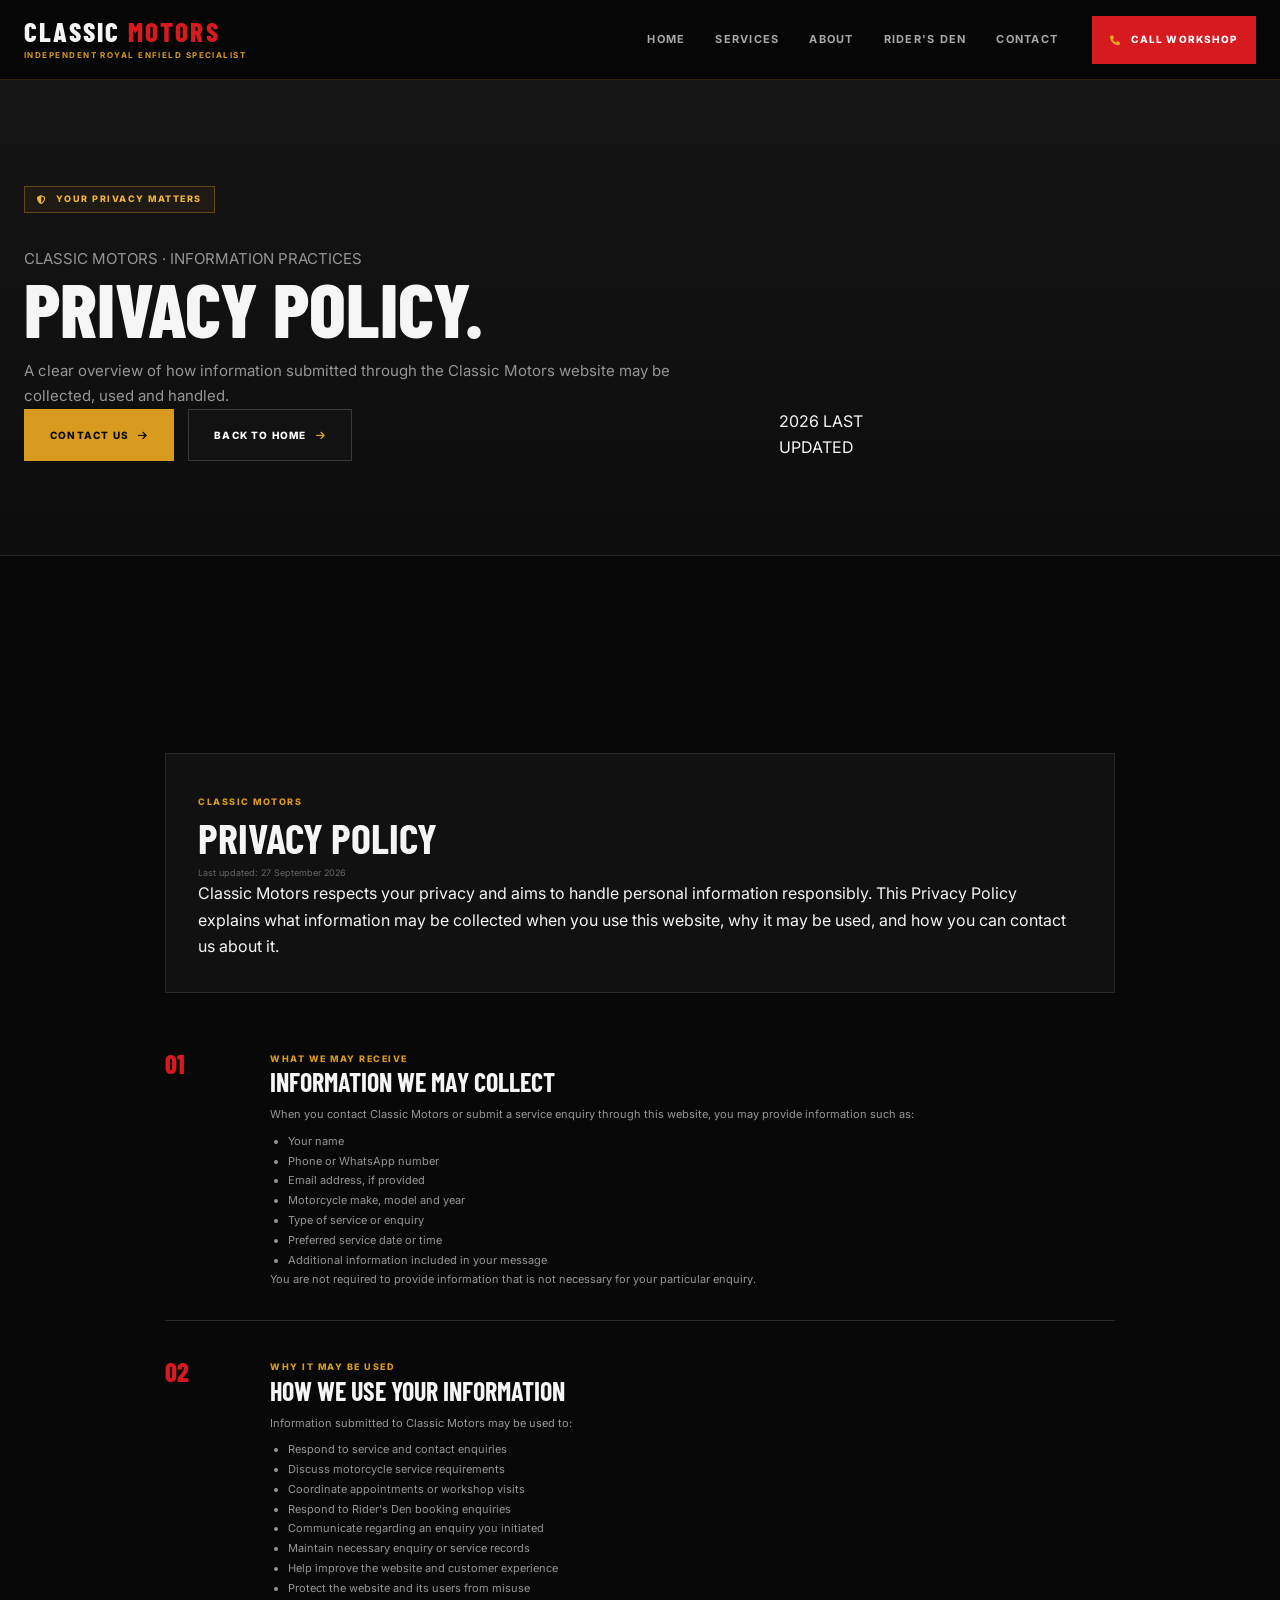
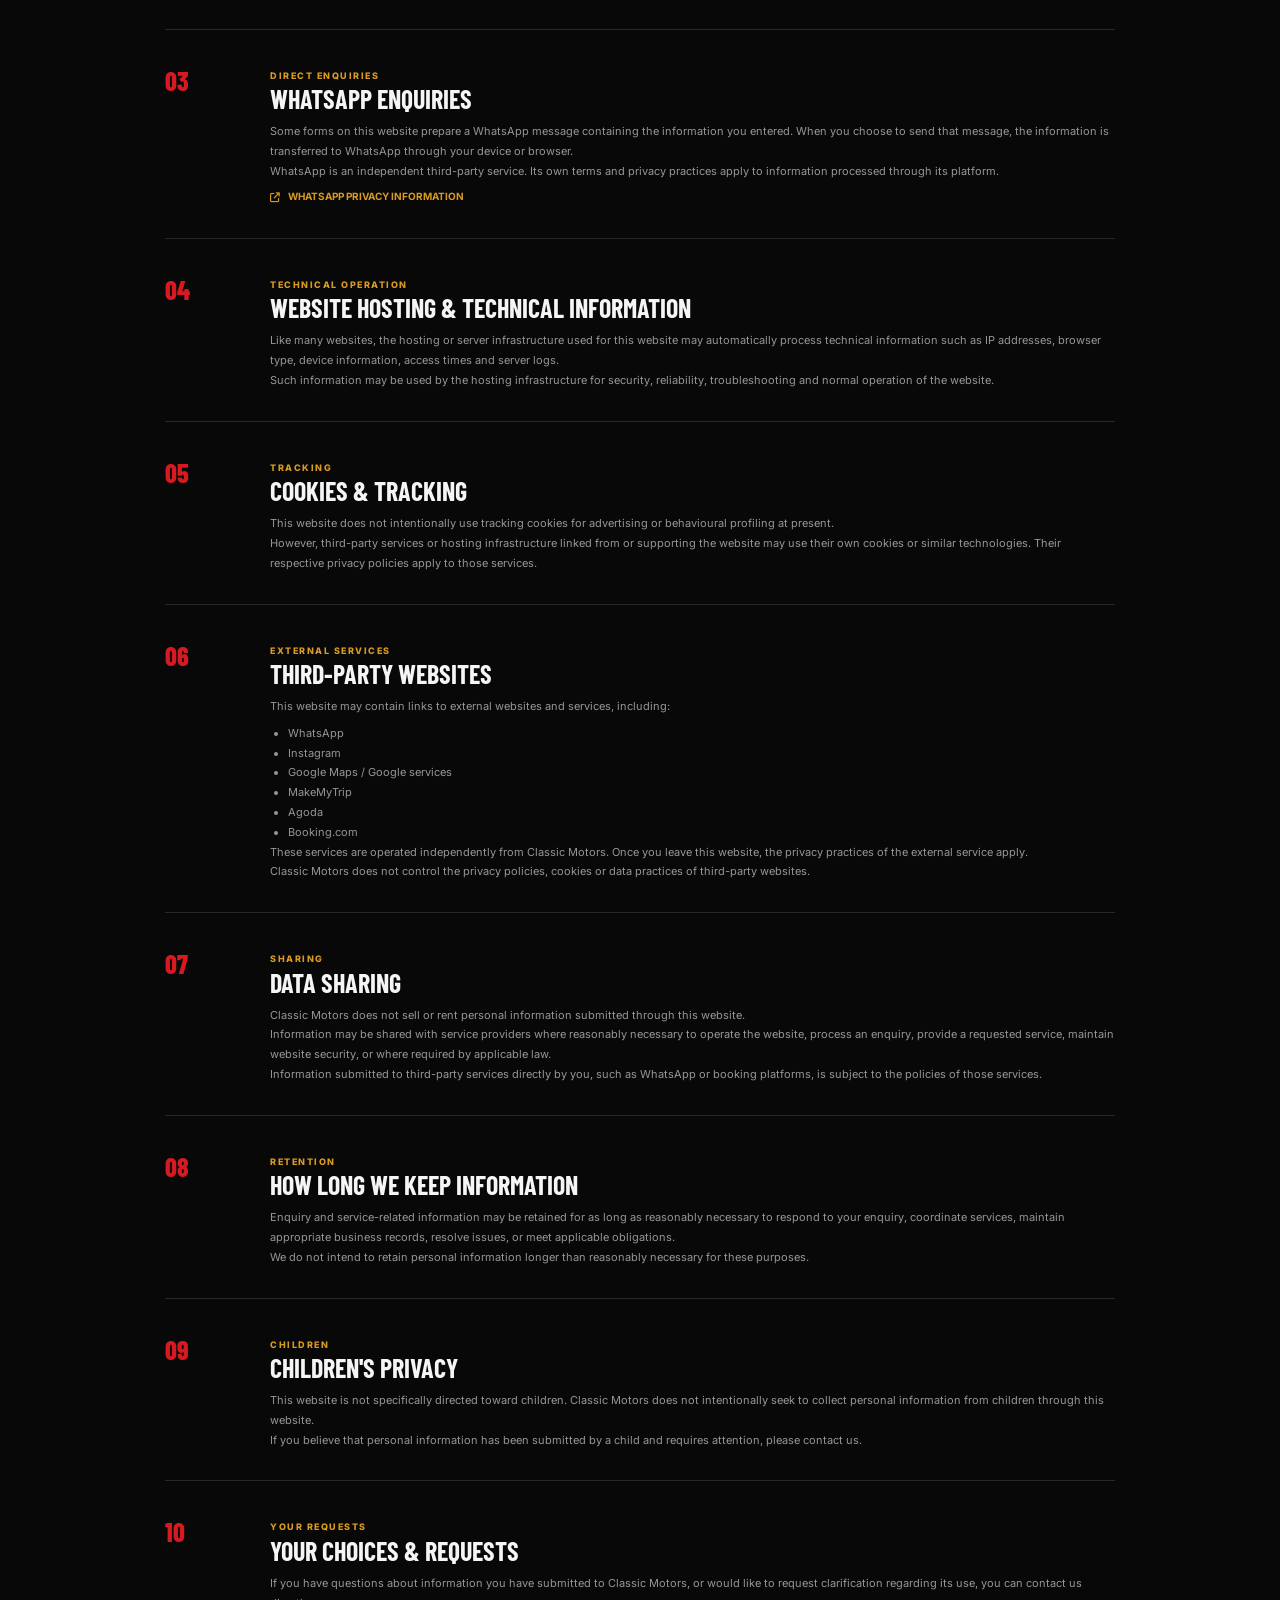
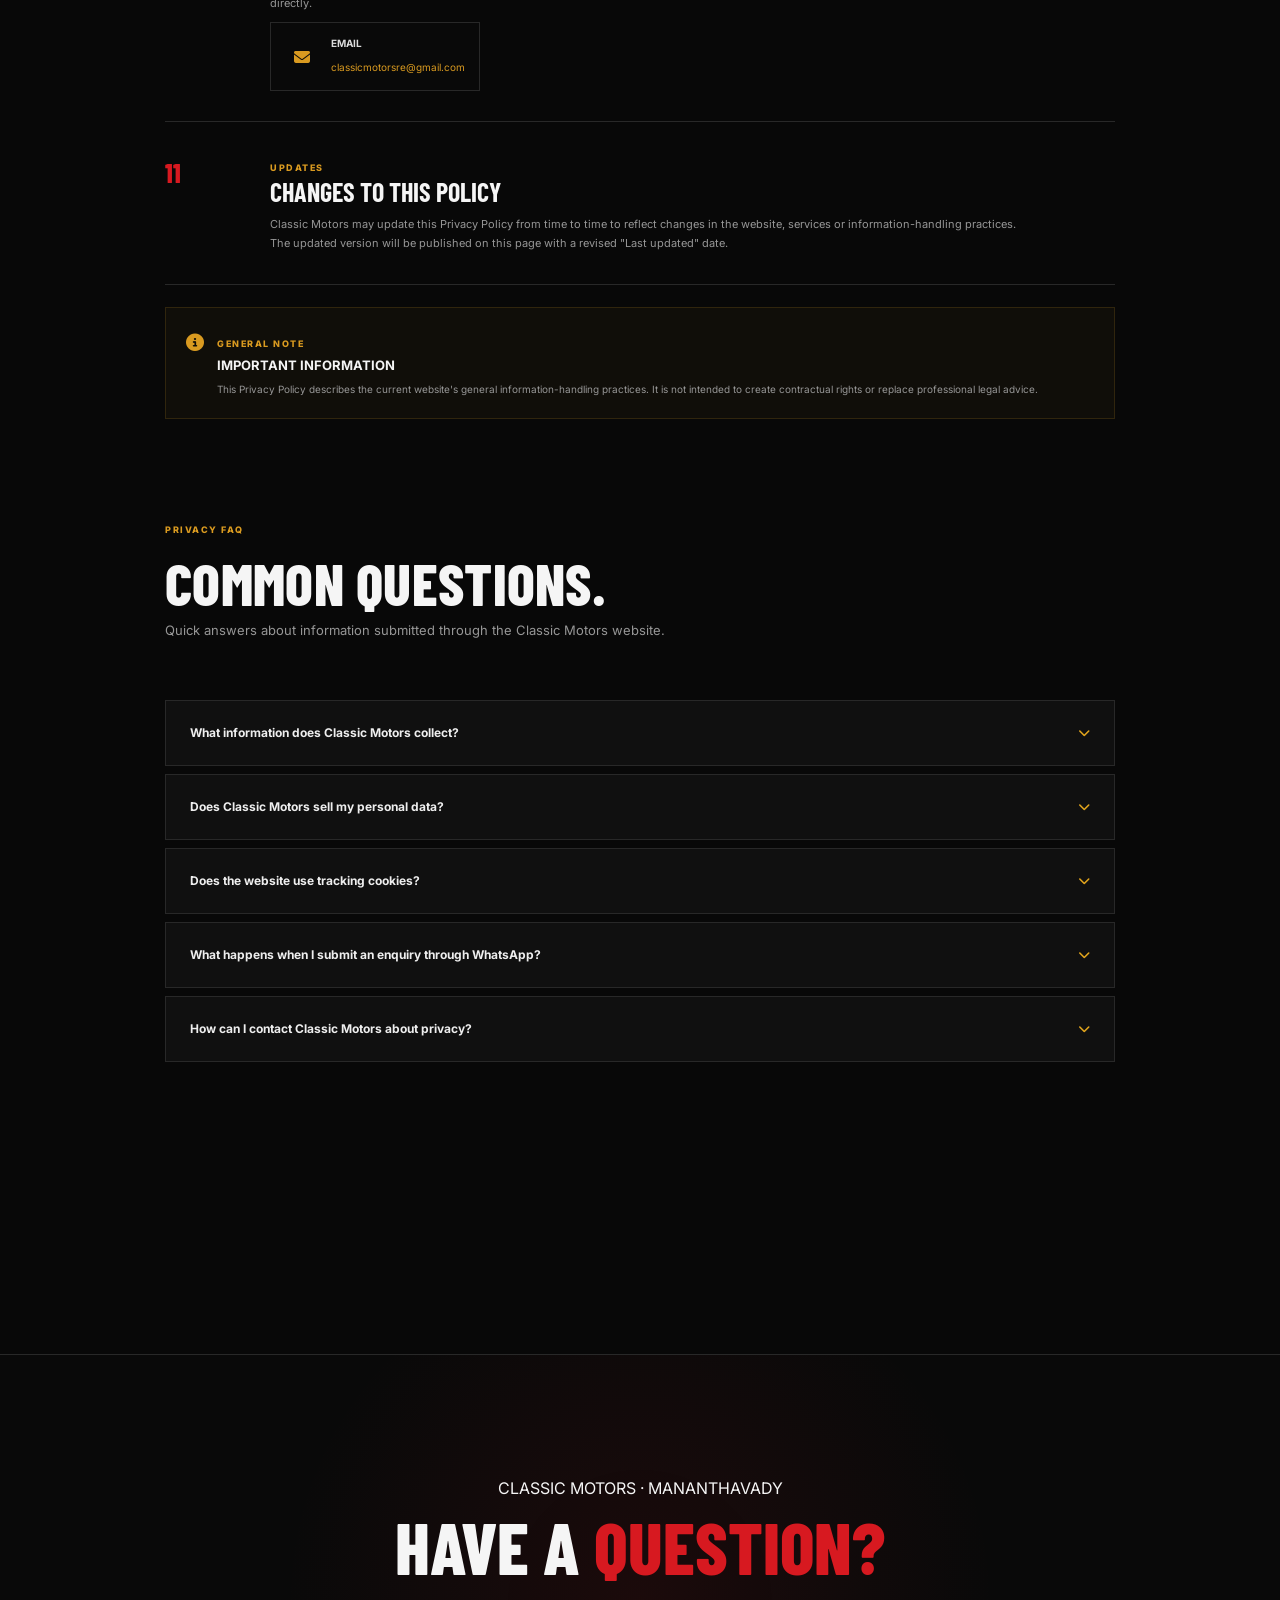
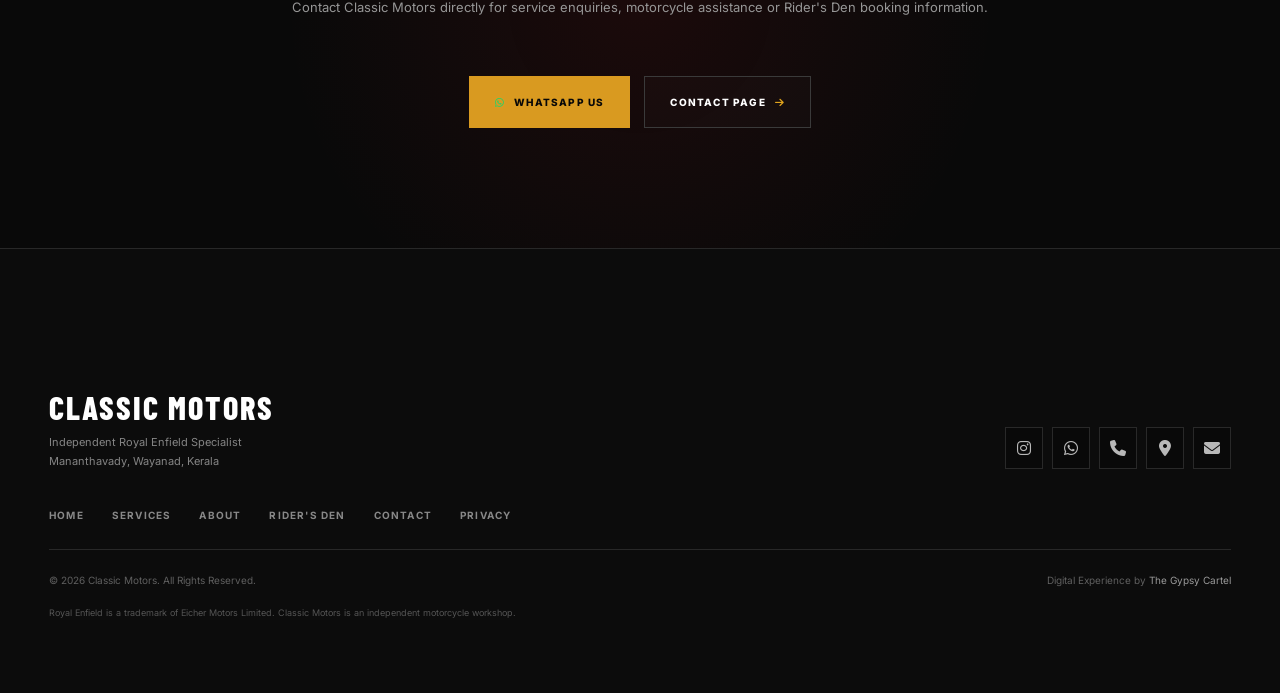
<file: privacy/index.html>
<!DOCTYPE html>
<html lang="en-IN">
<head>
    <meta charset="UTF-8">
    <meta http-equiv="X-Content-Type-Options" content="nosniff">
    <meta name="referrer" content="strict-origin-when-cross-origin">
    <meta name="viewport" content="width=device-width, initial-scale=1.0">
    <meta name="theme-color" content="#080808">
    <meta name="color-scheme" content="dark">

    <title>Privacy Policy | Classic Motors Mananthavady</title>

    <meta name="description"
        content="Privacy Policy for Classic Motors, an independent motorcycle workshop in Mananthavady, Wayanad. Learn how enquiry, service request and booking information is handled.">
    <meta name="keywords"
        content="Classic Motors privacy policy, Classic Motors Mananthavady, motorcycle workshop privacy, Wayanad bike service privacy">
    <meta name="robots" content="index, follow">
    <meta name="author" content="Classic Motors">

    <link rel="canonical"
        href="https://ridewithclassicmotors.online/privacy/">

    <meta property="og:type" content="website">
    <meta property="og:title" content="Privacy Policy | Classic Motors">
    <meta property="og:description"
        content="Privacy Policy for Classic Motors, Mananthavady, Wayanad.">
    <meta property="og:url"
        content="https://ridewithclassicmotors.online/privacy/">
    <meta property="og:site_name" content="Classic Motors">

    <meta name="twitter:card" content="summary">
    <meta name="twitter:title" content="Privacy Policy | Classic Motors">
    <meta name="twitter:description"
        content="Privacy Policy for Classic Motors, Mananthavady, Wayanad.">

    <link rel="preconnect" href="https://fonts.googleapis.com">
    <link rel="preconnect" href="https://fonts.gstatic.com" crossorigin>
    <link
        href="https://fonts.googleapis.com/css2?family=Barlow+Condensed:wght@400;500;600;700;800;900&family=Inter:wght@400;500;600;700;800&display=swap"
        rel="stylesheet">

    <link rel="stylesheet" href="https://cdnjs.cloudflare.com/ajax/libs/font-awesome/6.5.2/css/all.min.css" crossorigin="anonymous" referrerpolicy="no-referrer">

    <link rel="stylesheet" href="../style.css">

    <!-- Privacy Policy Schema -->
    <script type="application/ld+json">
    {
        "@context": "https://schema.org",
        "@type": "WebPage",
        "name": "Privacy Policy",
        "url": "https://ridewithclassicmotors.online/privacy/",
        "description": "Privacy Policy for Classic Motors, an independent motorcycle workshop in Mananthavady, Wayanad.",
        "publisher": {
            "@type": "Organization",
            "name": "Classic Motors",
            "url": "https://ridewithclassicmotors.online/"
        }
    }
    </script>

    <!-- Breadcrumb Schema -->
    <script type="application/ld+json">
    {
        "@context": "https://schema.org",
        "@type": "BreadcrumbList",
        "itemListElement": [
            {
                "@type": "ListItem",
                "position": 1,
                "name": "Home",
                "item": "https://ridewithclassicmotors.online/"
            },
            {
                "@type": "ListItem",
                "position": 2,
                "name": "Privacy Policy",
                "item": "https://ridewithclassicmotors.online/privacy/"
            }
        ]
    }
    </script>
</head>

<body class="privacy-page">

<header>
    <div class="logo-container">
        <a href="../" aria-label="Classic Motors Home">
            <h1>CLASSIC <span>MOTORS</span></h1>
            <div class="subtitle">Independent Royal Enfield Specialist</div>
        </a>
    </div>

    <nav aria-label="Main Navigation">
        <ul class="nav-links">
            <li><a href="../">Home</a></li>
            <li><a href="../services/">Services</a></li>
            <li><a href="../about/">About</a></li>
            <li><a href="../riders-den/">Rider's Den</a></li>
            <li><a href="../contact/">Contact</a></li>
        </ul>
    </nav>

    <a class="cta-btn header-call-btn" href="tel:+919447433965">
    <i class="fa-solid fa-phone"></i>
    CALL WORKSHOP
  </a>

    <button
        class="mobile-menu-btn"
        type="button"
        aria-label="Open navigation menu"
        aria-expanded="false">
        <i class="fa-solid fa-bars"></i>
    </button>
</header>


<main>

    <!-- =========================================================
         EDITORIAL HERO
    ========================================================== -->
    <section class="privacy-hero page-header">
        <div class="container">
            <div class="privacy-hero-grid">

                <div class="privacy-hero-copy reveal">
                    <span class="badge">
                        <i class="fa-solid fa-shield-halved"></i>
                        YOUR PRIVACY MATTERS
                    </span>

                    <p class="eyebrow">CLASSIC MOTORS · INFORMATION PRACTICES</p>

                    <h2>
                        PRIVACY
                        <span>POLICY.</span>
                    </h2>

                    <p class="hero-lead">
                        A clear overview of how information submitted through
                        the Classic Motors website may be collected, used and handled.
                    </p>

                    <div class="hero-btns">
                        <a href="../contact/" class="btn primary-btn">
                            CONTACT US
                         <i class="fa-solid fa-arrow-right" aria-hidden="true"></i></a>

                        <a href="../" class="btn secondary-btn">
                            BACK TO HOME
                         <i class="fa-solid fa-arrow-right" aria-hidden="true"></i></a>
                    </div>
                </div>

                <div class="privacy-hero-mark reveal">
                    <div class="hero-mark-ring">
                        <span class="hero-mark-year">2026</span>
                        <span class="hero-mark-label">LAST<br>UPDATED</span>
                    </div>
                </div>

            </div>
        </div>
    </section>


    <!-- =========================================================
         PRIVACY CONTENT
    ========================================================== -->
    <section class="privacy-section">
        <div class="container">

            <div class="privacy-content">

                <div class="privacy-intro reveal">
                    <span class="privacy-label">CLASSIC MOTORS</span>

                    <h3>PRIVACY POLICY</h3>

                    <p class="privacy-updated">
                        Last updated: 27 September 2026
                    </p>

                    <p>
                        Classic Motors respects your privacy and aims to handle
                        personal information responsibly. This Privacy Policy
                        explains what information may be collected when you use
                        this website, why it may be used, and how you can contact
                        us about it.
                    </p>
                </div>


                <!-- 01 -->
                <article class="privacy-block reveal">
                    <div class="privacy-number">01</div>
                    <div>
                        <span class="privacy-section-kicker">WHAT WE MAY RECEIVE</span>
                        <h4>INFORMATION WE MAY COLLECT</h4>

                        <p>
                            When you contact Classic Motors or submit a service
                            enquiry through this website, you may provide information
                            such as:
                        </p>

                        <ul>
                            <li>Your name</li>
                            <li>Phone or WhatsApp number</li>
                            <li>Email address, if provided</li>
                            <li>Motorcycle make, model and year</li>
                            <li>Type of service or enquiry</li>
                            <li>Preferred service date or time</li>
                            <li>Additional information included in your message</li>
                        </ul>

                        <p>
                            You are not required to provide information that is
                            not necessary for your particular enquiry.
                        </p>
                    </div>
                </article>


                <!-- 02 -->
                <article class="privacy-block reveal">
                    <div class="privacy-number">02</div>
                    <div>
                        <span class="privacy-section-kicker">WHY IT MAY BE USED</span>
                        <h4>HOW WE USE YOUR INFORMATION</h4>

                        <p>
                            Information submitted to Classic Motors may be used to:
                        </p>

                        <ul>
                            <li>Respond to service and contact enquiries</li>
                            <li>Discuss motorcycle service requirements</li>
                            <li>Coordinate appointments or workshop visits</li>
                            <li>Respond to Rider's Den booking enquiries</li>
                            <li>Communicate regarding an enquiry you initiated</li>
                            <li>Maintain necessary enquiry or service records</li>
                            <li>Help improve the website and customer experience</li>
                            <li>Protect the website and its users from misuse</li>
                        </ul>
                    </div>
                </article>


                <!-- 03 -->
                <article class="privacy-block reveal">
                    <div class="privacy-number">03</div>
                    <div>
                        <span class="privacy-section-kicker">DIRECT ENQUIRIES</span>
                        <h4>WHATSAPP ENQUIRIES</h4>

                        <p>
                            Some forms on this website prepare a WhatsApp message
                            containing the information you entered. When you choose
                            to send that message, the information is transferred to
                            WhatsApp through your device or browser.
                        </p>

                        <p>
                            WhatsApp is an independent third-party service. Its own
                            terms and privacy practices apply to information
                            processed through its platform.
                        </p>

                        <a
                            class="privacy-action"
                            href="https://www.whatsapp.com/privacy"
                            target="_blank"
                            rel="noopener noreferrer">
                            <i class="fa-solid fa-arrow-up-right-from-square"></i>
                            WHATSAPP PRIVACY INFORMATION
                        </a>
                    </div>
                </article>


                <!-- 04 -->
                <article class="privacy-block reveal">
                    <div class="privacy-number">04</div>
                    <div>
                        <span class="privacy-section-kicker">TECHNICAL OPERATION</span>
                        <h4>WEBSITE HOSTING &amp; TECHNICAL INFORMATION</h4>

                        <p>
                            Like many websites, the hosting or server infrastructure
                            used for this website may automatically process technical
                            information such as IP addresses, browser type, device
                            information, access times and server logs.
                        </p>

                        <p>
                            Such information may be used by the hosting infrastructure
                            for security, reliability, troubleshooting and normal
                            operation of the website.
                        </p>
                    </div>
                </article>


                <!-- 05 -->
                <article class="privacy-block reveal">
                    <div class="privacy-number">05</div>
                    <div>
                        <span class="privacy-section-kicker">TRACKING</span>
                        <h4>COOKIES &amp; TRACKING</h4>

                        <p>
                            This website does not intentionally use tracking cookies
                            for advertising or behavioural profiling at present.
                        </p>

                        <p>
                            However, third-party services or hosting infrastructure
                            linked from or supporting the website may use their own
                            cookies or similar technologies. Their respective
                            privacy policies apply to those services.
                        </p>
                    </div>
                </article>


                <!-- 06 -->
                <article class="privacy-block reveal">
                    <div class="privacy-number">06</div>
                    <div>
                        <span class="privacy-section-kicker">EXTERNAL SERVICES</span>
                        <h4>THIRD-PARTY WEBSITES</h4>

                        <p>
                            This website may contain links to external websites
                            and services, including:
                        </p>

                        <ul>
                            <li>WhatsApp</li>
                            <li>Instagram</li>
                            <li>Google Maps / Google services</li>
                            <li>MakeMyTrip</li>
                            <li>Agoda</li>
                            <li>Booking.com</li>
                        </ul>

                        <p>
                            These services are operated independently from Classic
                            Motors. Once you leave this website, the privacy practices
                            of the external service apply.
                        </p>

                        <p>
                            Classic Motors does not control the privacy policies,
                            cookies or data practices of third-party websites.
                        </p>
                    </div>
                </article>


                <!-- 07 -->
                <article class="privacy-block reveal">
                    <div class="privacy-number">07</div>
                    <div>
                        <span class="privacy-section-kicker">SHARING</span>
                        <h4>DATA SHARING</h4>

                        <p>
                            Classic Motors does not sell or rent personal information
                            submitted through this website.
                        </p>

                        <p>
                            Information may be shared with service providers where
                            reasonably necessary to operate the website, process an
                            enquiry, provide a requested service, maintain website
                            security, or where required by applicable law.
                        </p>

                        <p>
                            Information submitted to third-party services directly
                            by you, such as WhatsApp or booking platforms, is subject
                            to the policies of those services.
                        </p>
                    </div>
                </article>


                <!-- 08 -->
                <article class="privacy-block reveal">
                    <div class="privacy-number">08</div>
                    <div>
                        <span class="privacy-section-kicker">RETENTION</span>
                        <h4>HOW LONG WE KEEP INFORMATION</h4>

                        <p>
                            Enquiry and service-related information may be retained
                            for as long as reasonably necessary to respond to your
                            enquiry, coordinate services, maintain appropriate business
                            records, resolve issues, or meet applicable obligations.
                        </p>

                        <p>
                            We do not intend to retain personal information longer
                            than reasonably necessary for these purposes.
                        </p>
                    </div>
                </article>


                <!-- 09 -->
                <article class="privacy-block reveal">
                    <div class="privacy-number">09</div>
                    <div>
                        <span class="privacy-section-kicker">CHILDREN</span>
                        <h4>CHILDREN'S PRIVACY</h4>

                        <p>
                            This website is not specifically directed toward children.
                            Classic Motors does not intentionally seek to collect
                            personal information from children through this website.
                        </p>

                        <p>
                            If you believe that personal information has been submitted
                            by a child and requires attention, please contact us.
                        </p>
                    </div>
                </article>


                <!-- 10 -->
                <article class="privacy-block reveal">
                    <div class="privacy-number">10</div>
                    <div>
                        <span class="privacy-section-kicker">YOUR REQUESTS</span>
                        <h4>YOUR CHOICES &amp; REQUESTS</h4>

                        <p>
                            If you have questions about information you have submitted
                            to Classic Motors, or would like to request clarification
                            regarding its use, you can contact us directly.
                        </p>

                        <div class="privacy-contact-box">
                            <div class="privacy-contact-icon">
                                <i class="fa-solid fa-envelope"></i>
                            </div>
                            <div>
                                <strong>EMAIL</strong>
                                <a href="mailto:classicmotorsre@gmail.com">
                                    classicmotorsre@gmail.com
                                </a>
                            </div>
                        </div>
                    </div>
                </article>


                <!-- 11 -->
                <article class="privacy-block reveal">
                    <div class="privacy-number">11</div>
                    <div>
                        <span class="privacy-section-kicker">UPDATES</span>
                        <h4>CHANGES TO THIS POLICY</h4>

                        <p>
                            Classic Motors may update this Privacy Policy from time
                            to time to reflect changes in the website, services or
                            information-handling practices.
                        </p>

                        <p>
                            The updated version will be published on this page with
                            a revised "Last updated" date.
                        </p>
                    </div>
                </article>


                <!-- NOTE -->
                <div class="privacy-disclaimer reveal">
                    <div class="privacy-disclaimer-icon">
                        <i class="fa-solid fa-circle-info"></i>
                    </div>

                    <div>
                        <span class="privacy-section-kicker">GENERAL NOTE</span>
                        <h4>IMPORTANT INFORMATION</h4>

                        <p>
                            This Privacy Policy describes the current website's
                            general information-handling practices. It is not intended
                            to create contractual rights or replace professional
                            legal advice.
                        </p>
                    </div>
                </div>


                <!-- FAQ -->
                <div class="privacy-faq">

                    <div class="section-title reveal">
                        <span class="privacy-label">PRIVACY FAQ</span>
                        <h3>COMMON QUESTIONS.</h3>
                        <p>
                            Quick answers about information submitted through
                            the Classic Motors website.
                        </p>
                    </div>

                    <div class="faq-list">

                        <details class="reveal">
                            <summary>
                                What information does Classic Motors collect?
                                <i class="fa-solid fa-chevron-down" aria-hidden="true"></i>
                            </summary>
                            <p>
                                Information you voluntarily provide through service
                                or contact enquiries may include your name, phone
                                number, email, motorcycle details, requested service,
                                preferred date and your message.
                            </p>
                        </details>

                        <details class="reveal">
                            <summary>
                                Does Classic Motors sell my personal data?
                                <i class="fa-solid fa-chevron-down" aria-hidden="true"></i>
                            </summary>
                            <p>
                                Classic Motors does not sell or rent personal
                                information submitted through this website.
                            </p>
                        </details>

                        <details class="reveal">
                            <summary>
                                Does the website use tracking cookies?
                                <i class="fa-solid fa-chevron-down" aria-hidden="true"></i>
                            </summary>
                            <p>
                                The website does not intentionally use tracking
                                cookies for advertising or behavioural profiling
                                at present.
                            </p>
                        </details>

                        <details class="reveal">
                            <summary>
                                What happens when I submit an enquiry through WhatsApp?
                                <i class="fa-solid fa-chevron-down" aria-hidden="true"></i>
                            </summary>
                            <p>
                                The website prepares a WhatsApp message using the
                                information you entered. After you choose to send it,
                                the information is processed through WhatsApp and is
                                subject to WhatsApp's own privacy practices.
                            </p>
                        </details>

                        <details class="reveal">
                            <summary>
                                How can I contact Classic Motors about privacy?
                                <i class="fa-solid fa-chevron-down" aria-hidden="true"></i>
                            </summary>
                            <p>
                                You can contact Classic Motors at
                                <a href="mailto:classicmotorsre@gmail.com">
                                    classicmotorsre@gmail.com
                                </a>
                                for privacy-related questions regarding information
                                submitted through this website.
                            </p>
                        </details>

                    </div>
                </div>

            </div>
        </div>
    </section>


    <!-- =========================================================
         FINAL CTA
    ========================================================== -->
    <section class="final-cta">
        <div class="container">

            <span class="section-kicker">CLASSIC MOTORS · MANANTHAVADY</span>

            <h3>
                HAVE A
                <span>QUESTION?</span>
            </h3>

            <p>
                Contact Classic Motors directly for service enquiries,
                motorcycle assistance or Rider's Den booking information.
            </p>

            <div class="hero-btns">

                <a
                    class="btn primary-btn"
                    href="https://wa.me/919447433965"
                    target="_blank"
                    rel="noopener noreferrer">
                    <i class="fa-brands fa-whatsapp"></i>
                    WHATSAPP US
                </a>

                <a class="btn secondary-btn" href="../contact/">
                    CONTACT PAGE
                 <i class="fa-solid fa-arrow-right" aria-hidden="true"></i></a>

            </div>
        </div>
    </section>

</main>


<!-- =========================================================
     FOOTER — APPROVED CLASSIC MOTORS FOOTER
========================================================== -->

<footer>
    <div class="footer-inner">
        <div class="footer-brand">
            <div class="footer-logo">CLASSIC MOTORS</div>
            <p>
                Independent Royal Enfield Specialist<br>
                Mananthavady, Wayanad, Kerala
            </p>
        </div>

        <div class="footer-social">
            <a aria-label="Instagram" href="https://www.instagram.com/classicmotors.re/"
               target="_blank" rel="noopener noreferrer">
                <i class="fa-brands fa-instagram"></i>
            </a>
            <a aria-label="WhatsApp" href="https://wa.me/919447433965"
               target="_blank" rel="noopener noreferrer">
                <i class="fa-brands fa-whatsapp"></i>
            </a>
            <a aria-label="Call Classic Motors" href="tel:+919447433965">
                <i class="fa-solid fa-phone"></i>
            </a>
            <a aria-label="Classic Motors location"
               href="https://share.google/h3YDCEL6WjPwHLIgK"
               target="_blank" rel="noopener noreferrer">
                <i class="fa-solid fa-location-dot"></i>
            </a>
            <a aria-label="Email Classic Motors" href="mailto:classicmotorsre@gmail.com">
                <i class="fa-solid fa-envelope"></i>
            </a>
        </div>

        <nav aria-label="Footer Navigation" class="footer-nav">
            <a href="../">Home</a>
            <a href="../services/">Services</a>
            <a href="../about/">About</a>
            <a href="../riders-den/">Rider's Den</a>
            <a href="../contact/">Contact</a>
            <a href="../privacy/">Privacy</a>
        </nav>

        <div class="footer-divider"></div>

        <div class="footer-bottom">
            <p>© 2026 Classic Motors. All Rights Reserved.</p>
            <p>
                Digital Experience by
                <a href="https://www.thegypsycartel.com"
                   target="_blank" rel="noopener noreferrer">
                    The Gypsy Cartel
                </a>
            </p>
        </div>

        <p class="footer-legal">
            Royal Enfield is a trademark of Eicher Motors Limited.
            Classic Motors is an independent motorcycle workshop.
        </p>
    </div>
</footer>



<!-- =========================================================
     MOBILE ACTION BAR
========================================================== -->

<div class="mobile-action-bar">
    <a aria-label="Call Classic Motors" href="tel:+919447433965">
        <i class="fa-solid fa-phone"></i><span>CALL</span>
    </a>
    <a aria-label="WhatsApp Classic Motors" href="https://wa.me/919447433965"
       target="_blank" rel="noopener noreferrer">
        <i class="fa-brands fa-whatsapp"></i><span>WHATSAPP</span>
    </a>
    <a aria-label="Classic Motors location"
       href="https://share.google/h3YDCEL6WjPwHLIgK"
       target="_blank" rel="noopener noreferrer">
        <i class="fa-solid fa-location-arrow"></i><span>MAP</span>
    </a>
</div>

<script defer src="../script.js"></script>

</body>
</html>
</file>
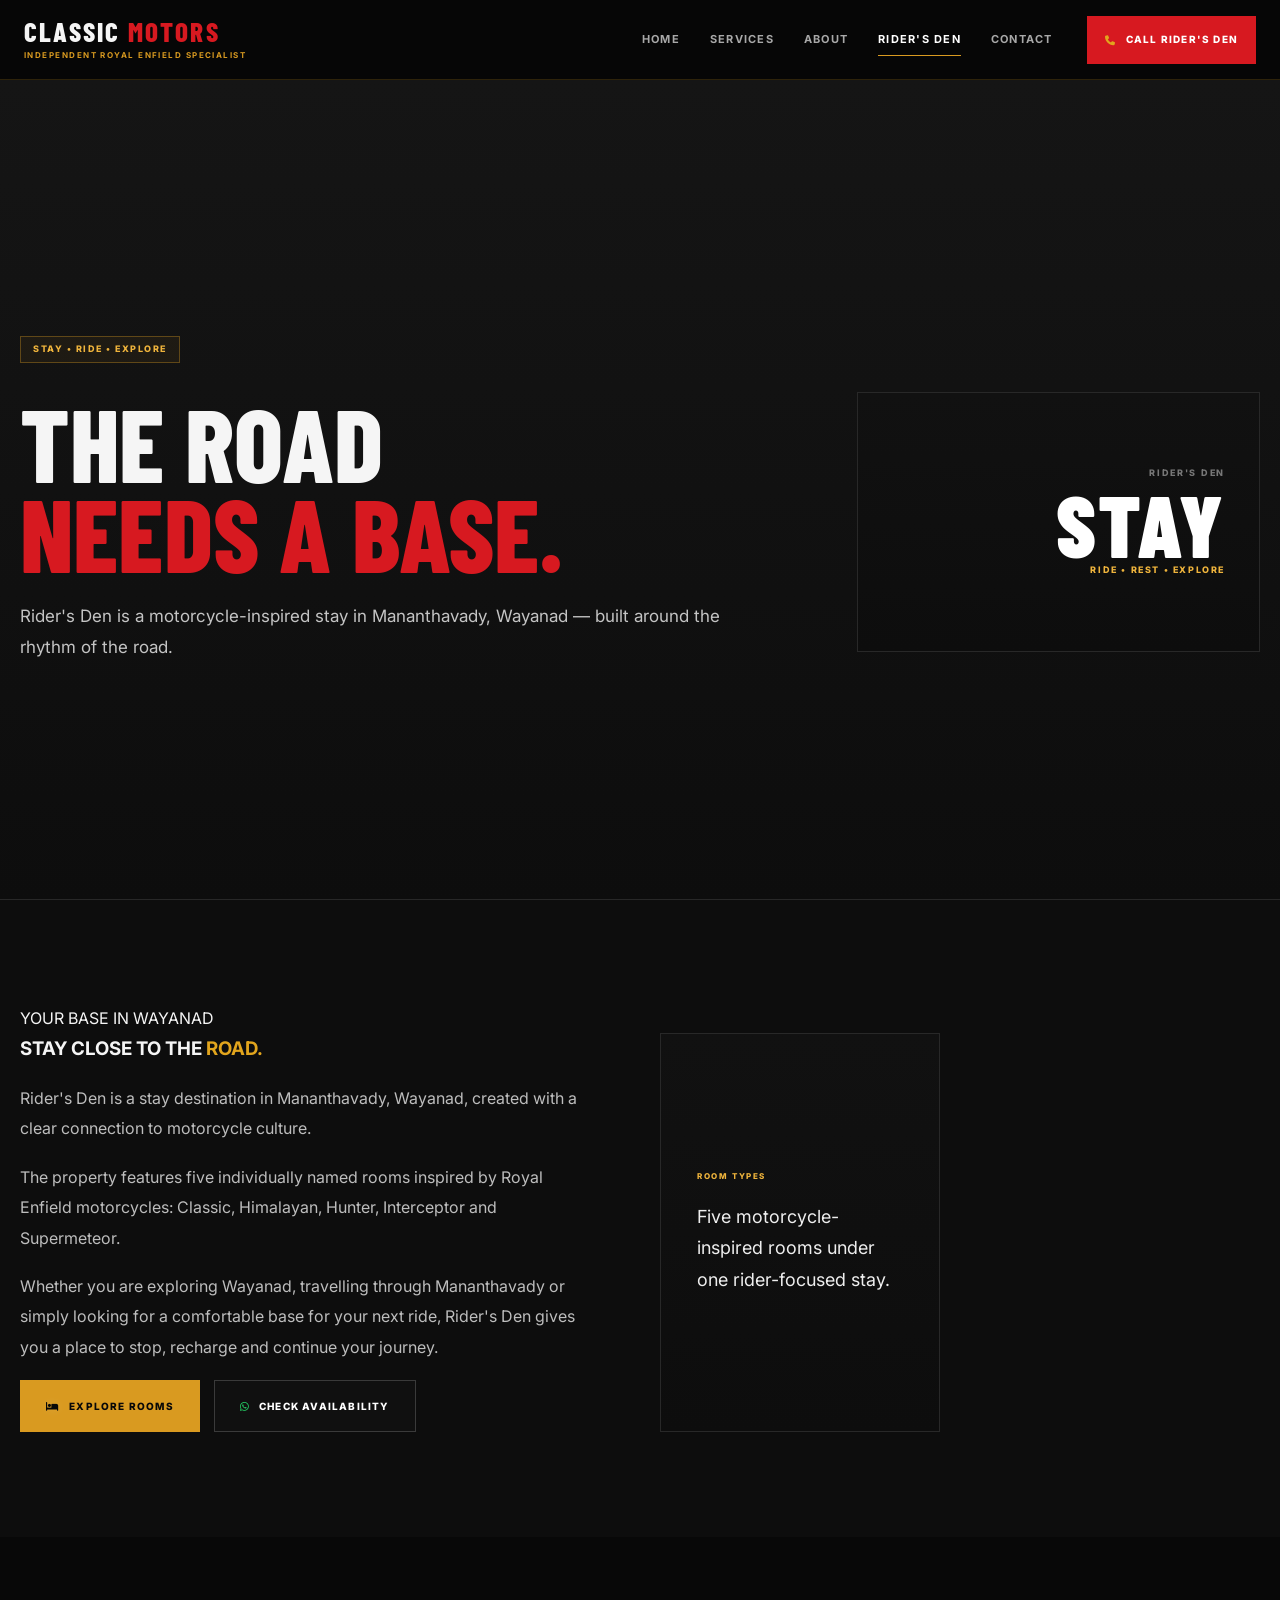
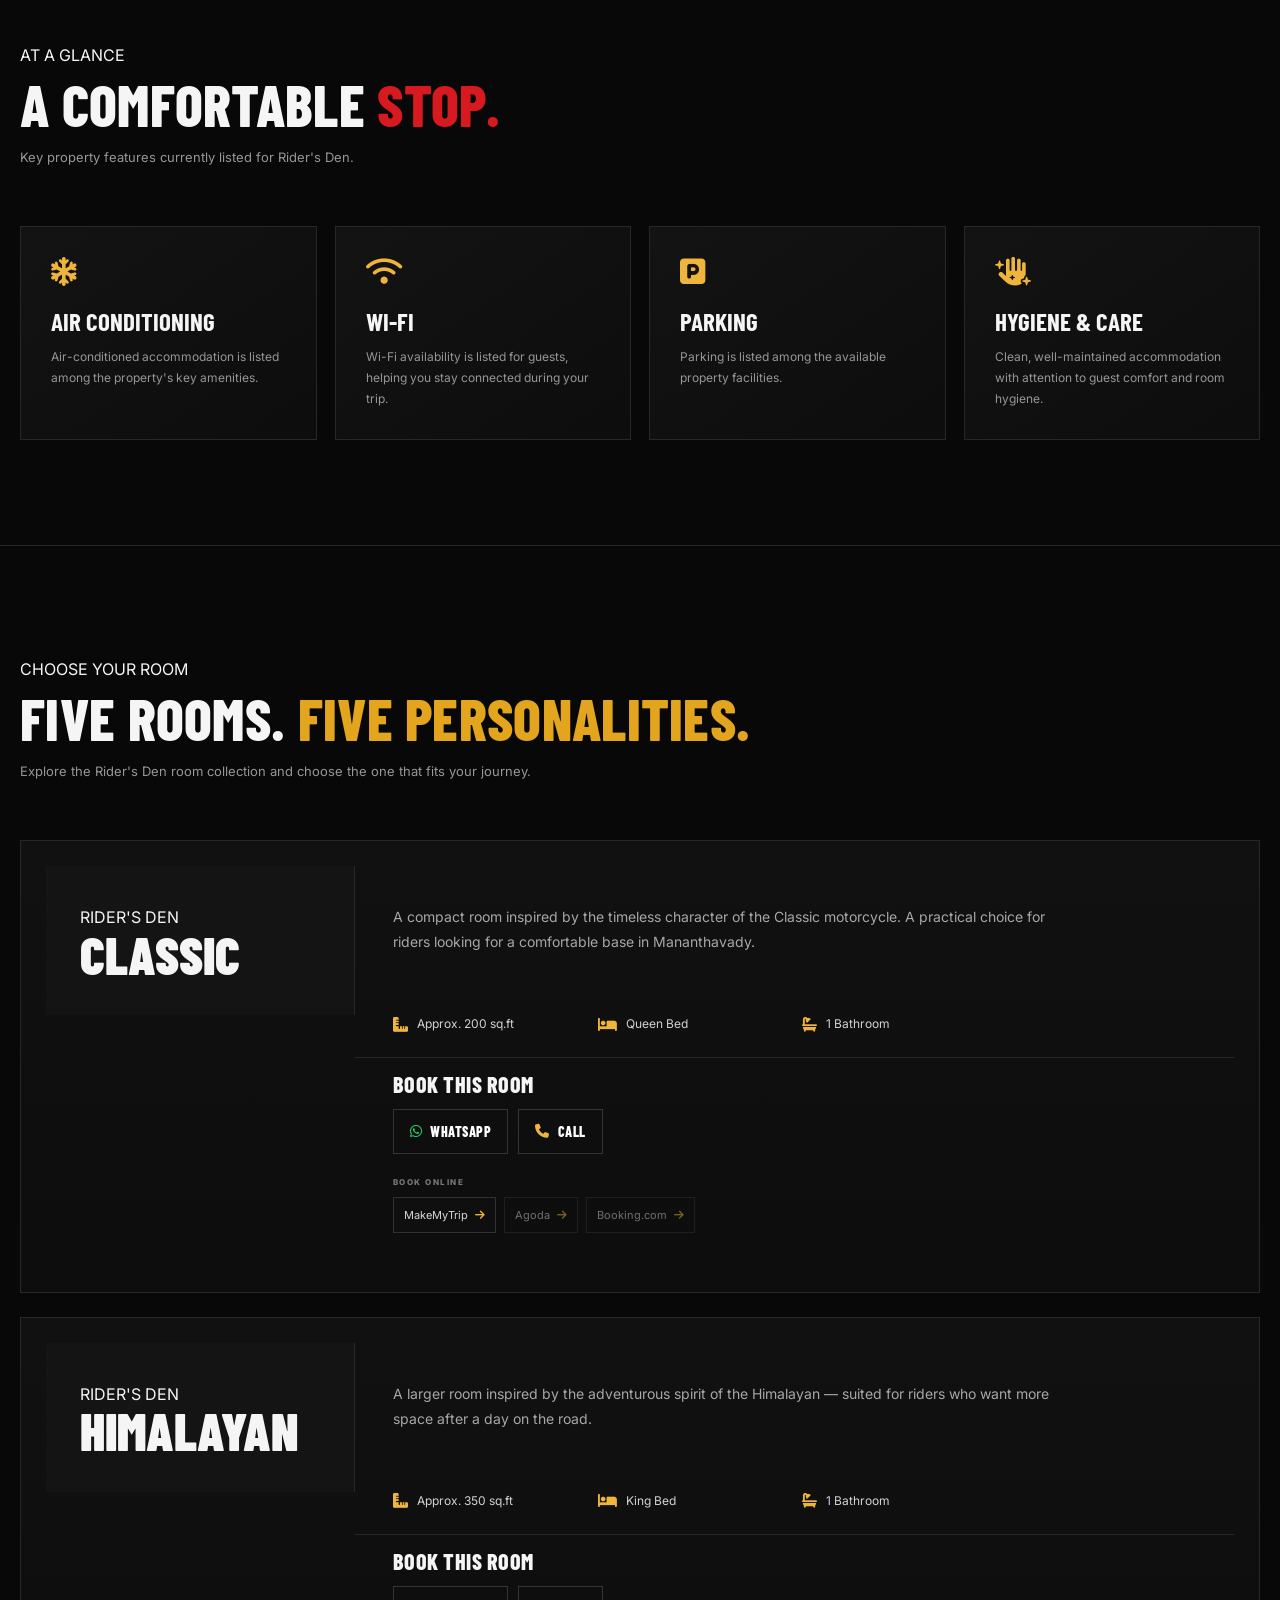
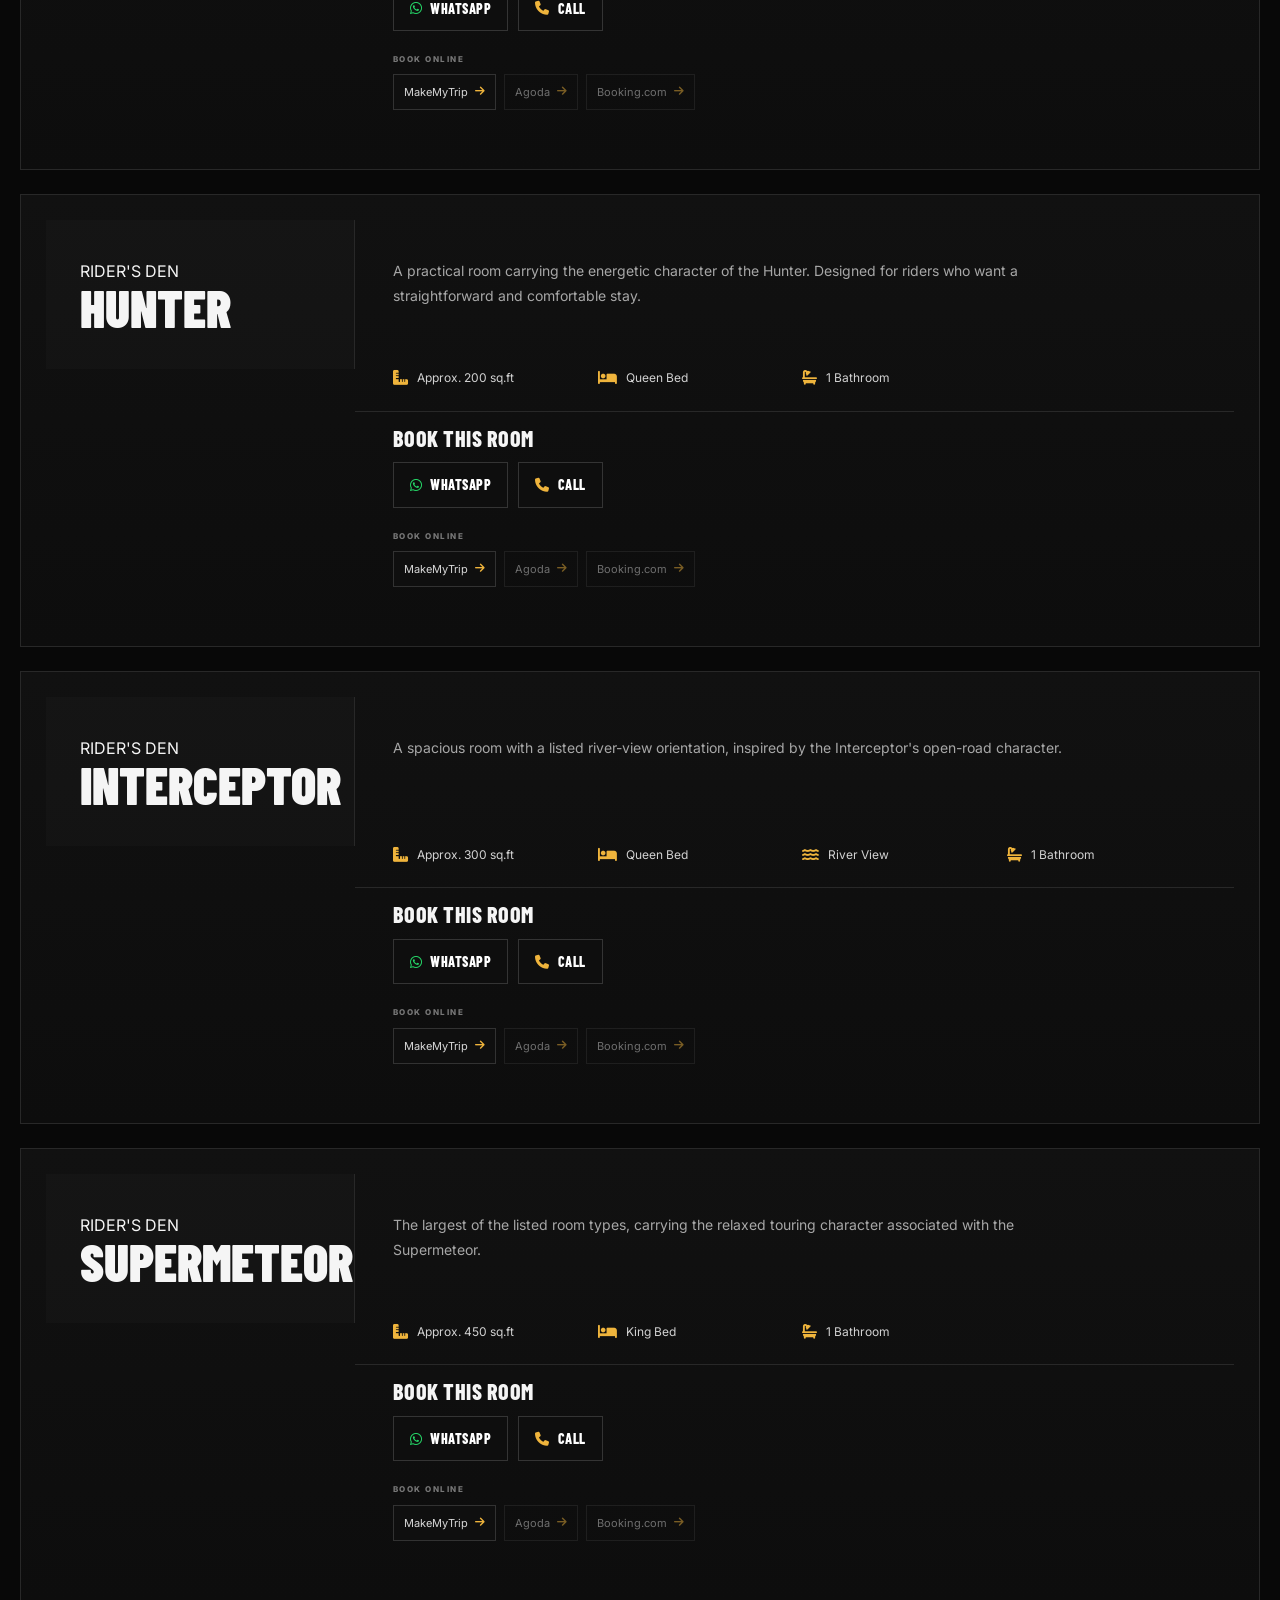
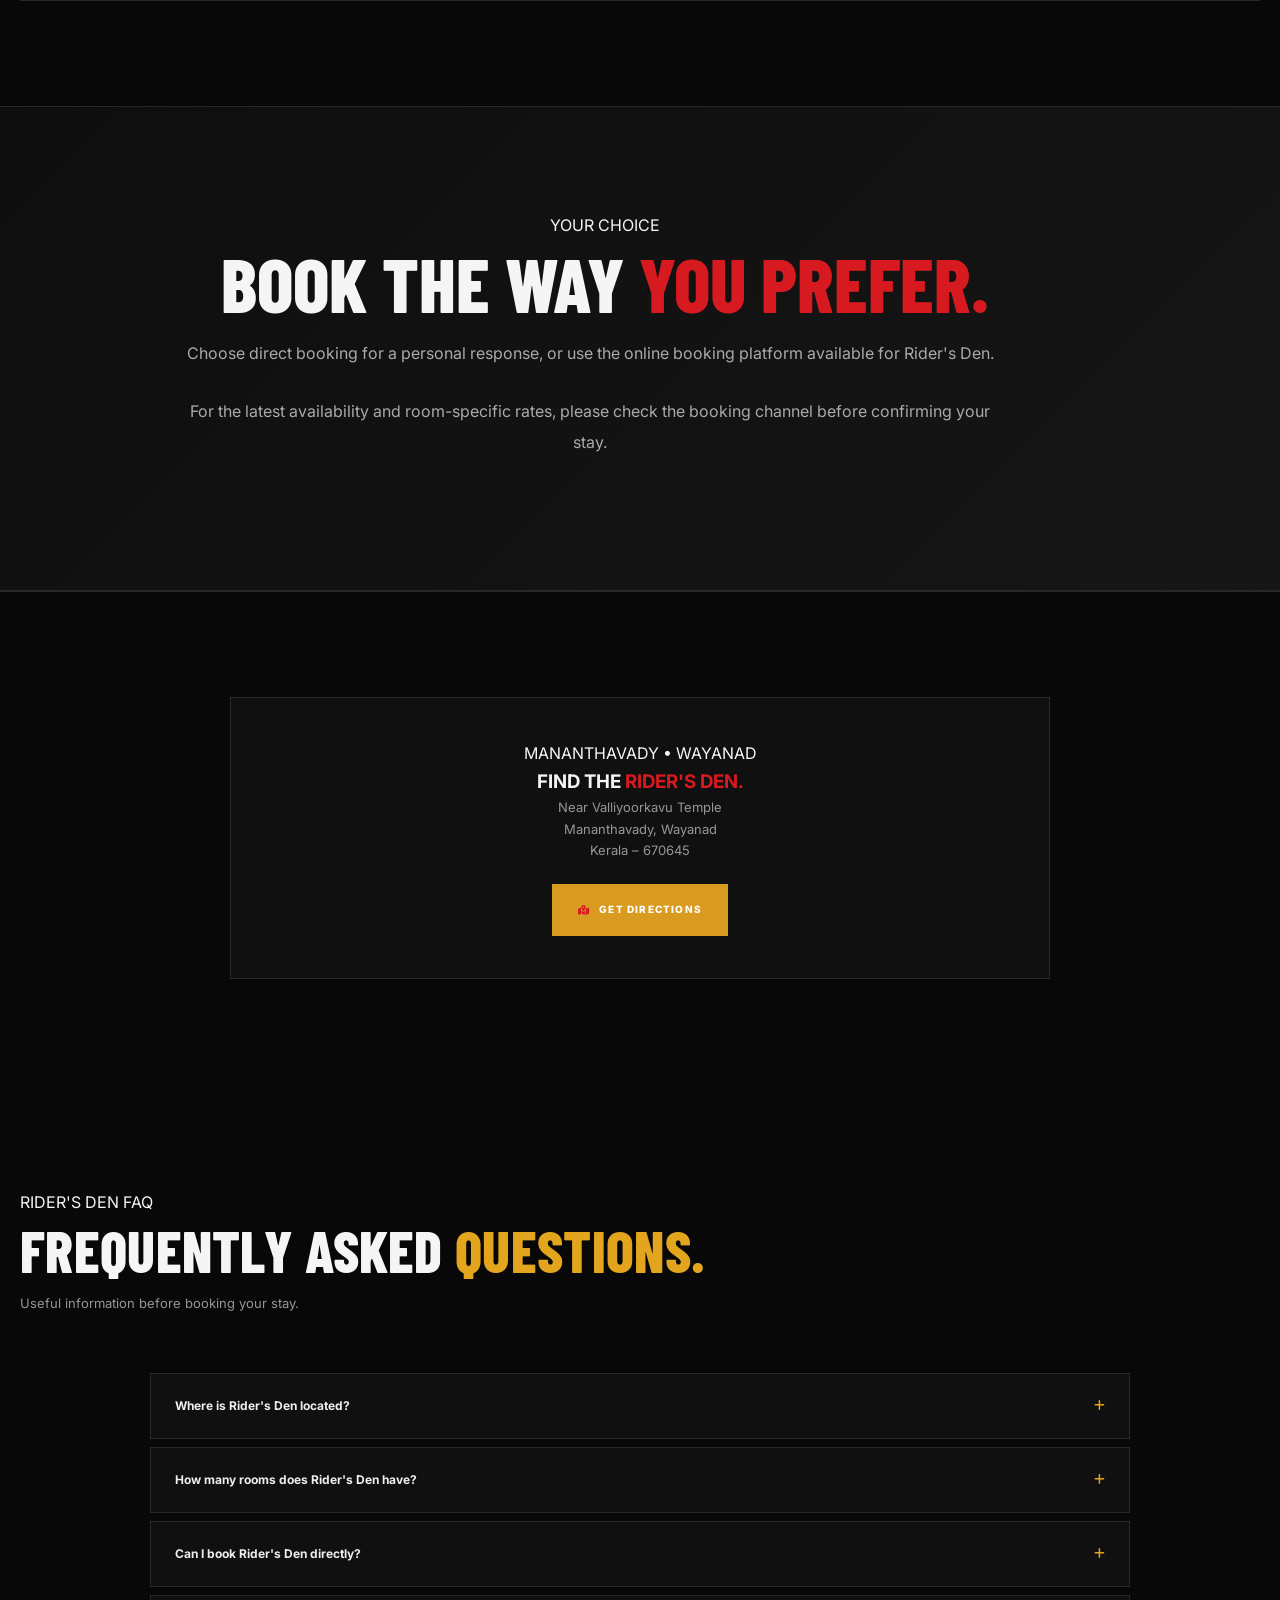
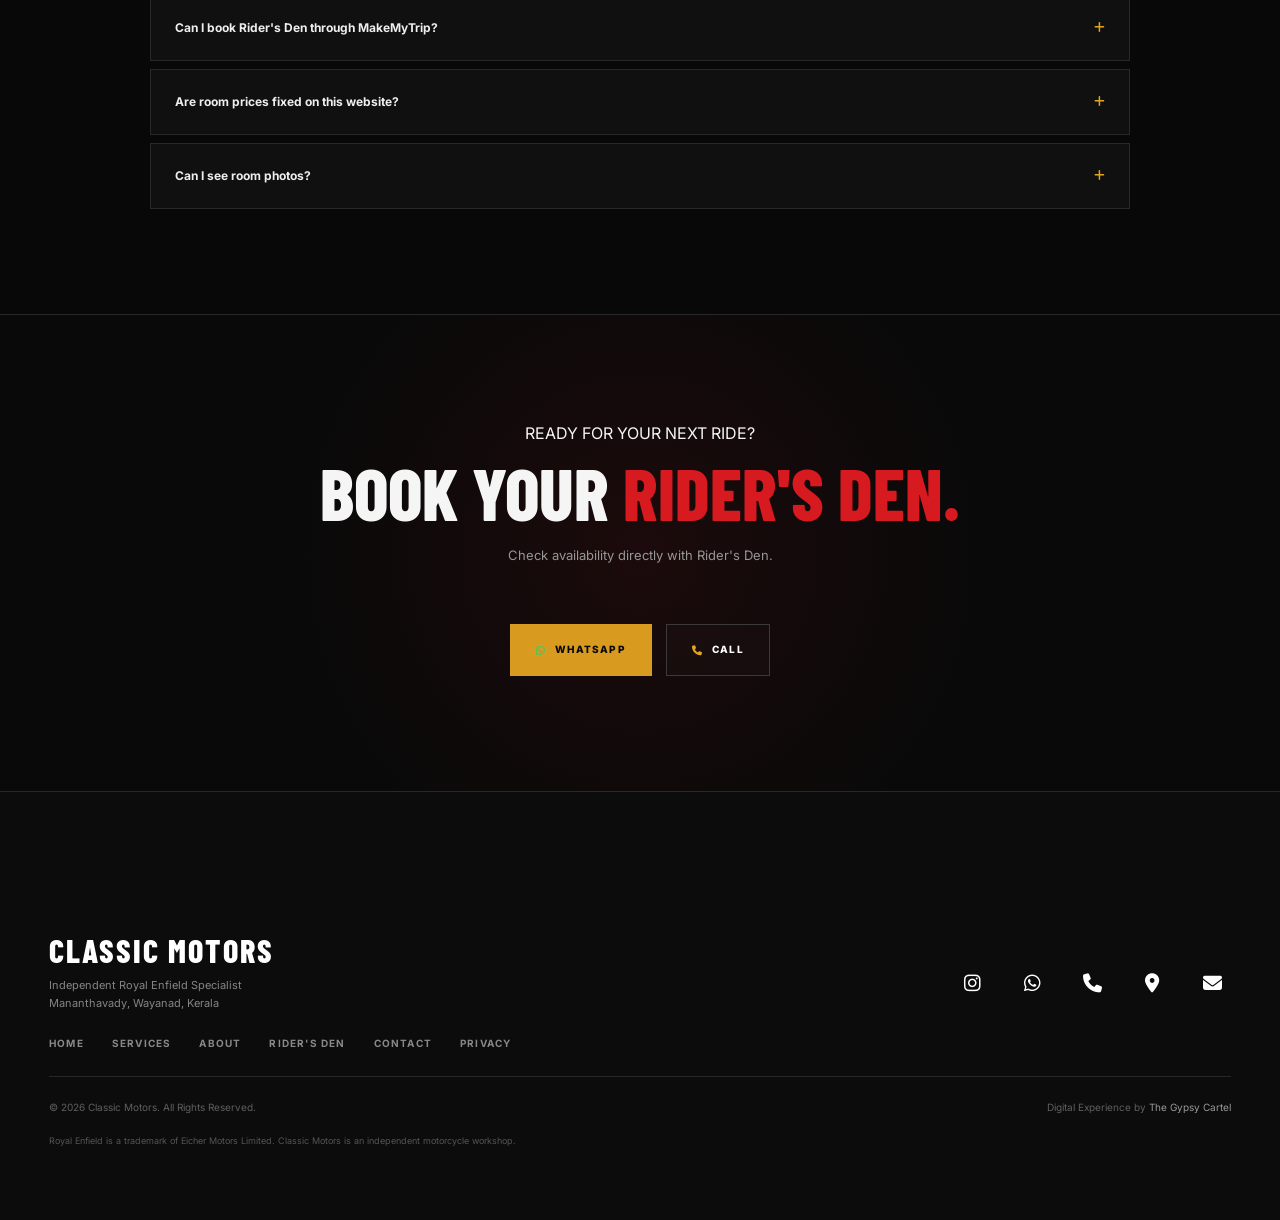
<file: riders-den/index.html>
<!DOCTYPE html>
<!DOCTYPE html>

<html lang="en-IN">
<head>
<meta charset="utf-8"/>
<meta content="nosniff" http-equiv="X-Content-Type-Options"/>
<meta content="strict-origin-when-cross-origin" name="referrer"/>
<meta content="width=device-width, initial-scale=1.0" name="viewport"/>
<meta content="#0a0a0a" name="theme-color"/>
<meta content="dark" name="color-scheme"/>
<title>Rider's Den Mananthavady | Stay, Ride &amp; Explore Wayanad | Classic Motors</title>
<meta content="Rider's Den in Mananthavady, Wayanad — five motorcycle-inspired rooms including Classic, Himalayan, Hunter, Interceptor and Supermeteor. Check availability and book directly by WhatsApp or phone, or via MakeMyTrip." name="description"/>
<meta content="Riders Den Mananthavady, Riders Den Wayanad, rooms Mananthavady, stay in Mananthavady, biker stay Wayanad, motorcycle stay Wayanad, hotel Mananthavady, Royal Enfield stay Wayanad, Riders Den rooms" name="keywords"/>
<meta content="index, follow, max-image-preview:large" name="robots"/>
<link href="https://ridewithclassicmotors.online/riders-den/" rel="canonical"/>
<!-- =====================================================
         OPEN GRAPH
    ====================================================== -->
<meta content="website" property="og:type"/>
<meta content="Rider's Den Mananthavady | Rooms &amp; Booking" property="og:title"/>
<meta content="Five rider-themed rooms in Mananthavady, Wayanad. Check availability and book your stay directly or online." property="og:description"/>
<meta content="https://ridewithclassicmotors.online/riders-den/" property="og:url"/>
<meta content="Rider's Den" property="og:site_name"/>
<!-- =====================================================
         TWITTER
    ====================================================== -->
<meta content="summary_large_image" name="twitter:card"/>
<meta content="Rider's Den Mananthavady | Rooms &amp; Booking" name="twitter:title"/>
<meta content="Explore five rider-themed rooms at Rider's Den, Mananthavady, Wayanad." name="twitter:description"/>
<!-- =====================================================
         FONTS
    ====================================================== -->
<link href="https://fonts.googleapis.com" rel="preconnect"/>
<link crossorigin="" href="https://fonts.gstatic.com" rel="preconnect"/>
<link href="https://fonts.googleapis.com/css2?family=Barlow+Condensed:wght@400;500;600;700;800;900&amp;family=Inter:wght@400;500;600;700;800&amp;display=swap" rel="stylesheet"/>
<!-- =====================================================
         FONT AWESOME
    ====================================================== -->
<link crossorigin="anonymous" href="https://cdnjs.cloudflare.com/ajax/libs/font-awesome/6.5.2/css/all.min.css" referrerpolicy="no-referrer" rel="stylesheet"/>
<!-- =====================================================
         MASTER CSS
    ====================================================== -->
<link href="../style.css" rel="stylesheet">
<!-- =====================================================
         HOTEL / LODGING BUSINESS SCHEMA
    ====================================================== -->
<script type="application/ld+json">

    {
        "@context": "https://schema.org",
        "@type": "LodgingBusiness",
        "@id": "https://ridewithclassicmotors.online/#riders-den",

        "name": "Rider's Den",

        "url": "https://ridewithclassicmotors.online/riders-den/",

        "telephone": "+919449150965",

        "address": {
            "@type": "PostalAddress",
            "streetAddress": "Near Valliyoorkavu Temple",
            "addressLocality": "Mananthavady",
            "addressRegion": "Kerala",
            "postalCode": "670645",
            "addressCountry": "IN"
        },

        "areaServed": [
            "Mananthavady",
            "Wayanad",
            "Kerala"
        ],

        "sameAs": [
            "https://www.instagram.com/classicmotors.re/"
        ]
    }

    </script>
<!-- =====================================================
         BREADCRUMB SCHEMA
    ====================================================== -->
<script type="application/ld+json">

    {
        "@context": "https://schema.org",
        "@type": "BreadcrumbList",

        "itemListElement": [

            {
                "@type": "ListItem",
                "position": 1,
                "name": "Home",
                "item": "https://ridewithclassicmotors.online/"
            },

            {
                "@type": "ListItem",
                "position": 2,
                "name": "Rider's Den",
                "item": "https://ridewithclassicmotors.online/riders-den/"
            }

        ]
    }

    </script>
</link>
<style id="riders-den-page-final-v2">
/* =========================================================
   CLASSIC MOTORS — RIDER'S DEN FINAL V2
   Purpose:
   - remove empty photo placeholders until real photos exist
   - align room cards and all sections professionally
   - keep booking actions clear and consistent
   - use the Home master footer without page-specific variation
   - no unnecessary content animation
   ========================================================= */

.riders-den-page{overflow-x:hidden}
.riders-den-page main{overflow:hidden}
.riders-den-page .container{width:min(calc(100% - 40px),var(--max));margin-inline:auto}
.riders-den-page .reveal{opacity:1!important;transform:none!important;transition:none!important}

.riders-den-page .page-header{
  min-height:calc(100svh - var(--header));
  display:flex;
  align-items:center;
  padding:108px 0 92px;
  border-bottom:1px solid #282828;
}
.riders-den-page .page-header .page-header-grid{
  display:grid;
  grid-template-columns:minmax(0,1.18fr) minmax(280px,.62fr);
  gap:70px;
  align-items:center;
}
.riders-den-page .page-header-grid > div:first-child{max-width:820px}
.riders-den-page .page-header h2{
  margin:0 0 24px;
  font-family:'Barlow Condensed',sans-serif;
  font-size:clamp(64px,8vw,112px)!important;
  font-weight:800;
  line-height:.88;
  letter-spacing:.2px;
  text-transform:uppercase;
}
.riders-den-page .page-header h2 span{color:#d71920!important}
.riders-den-page .page-header-grid > div:first-child > p{
  max-width:700px;margin:0;color:#c4c4c4;font-size:17px;line-height:1.8;
}
.riders-den-page .page-header-meta{
  min-height:260px;padding:34px;border:1px solid #282828;
  display:flex;flex-direction:column;align-items:flex-end;justify-content:center;
  text-align:right;background:linear-gradient(180deg,#111,#0d0d0d);
}
.riders-den-page .page-header-meta span{color:#777!important;font-size:9px!important;font-weight:800;letter-spacing:1.7px}
.riders-den-page .page-header-meta strong{
  margin:8px 0 4px;color:#fff!important;font-family:'Barlow Condensed',sans-serif;
  font-size:86px!important;line-height:.82;font-weight:900;letter-spacing:2px;
}
.riders-den-page .page-header-meta small{color:#efb43c!important;font-size:9px!important;font-weight:800;letter-spacing:1.6px}

.riders-den-page .story-section{padding:105px 0}
.riders-den-page .story-section > .container > .story-content{
  display:grid;grid-template-columns:minmax(0,1.35fr) minmax(280px,.65fr);
  gap:68px;align-items:center;
}
.riders-den-page .story-section .story-content > div{max-width:800px}
.riders-den-page .story-section .story-content > div > h3{margin:9px 0 25px}
.riders-den-page .story-section .story-content > div > p{max-width:760px;margin:0 0 18px;color:#bdbdbd;font-size:16px;line-height:1.9}
.riders-den-page .story-highlight{
  align-self:stretch;min-height:255px;padding:36px;border:1px solid #282828;
  background:linear-gradient(180deg,#111,#0d0d0d);
  display:flex;align-items:center;
}
.riders-den-page .story-highlight-inner{width:100%}
.riders-den-page .story-highlight .story-label{
  display:block;margin-bottom:18px;color:#efb43c;font-size:8px;font-weight:800;letter-spacing:1.6px;
}
.riders-den-page .story-highlight p{margin:0;color:#eee;font-size:18px;line-height:1.75}

.riders-den-page .highlights{padding:105px 0}
.riders-den-page .section-title{max-width:850px}
.riders-den-page .section-title .section-kicker{display:block;margin-bottom:8px}
.riders-den-page .section-title h3{margin:0 0 15px;line-height:.95}
.riders-den-page .section-title p{max-width:760px}

.riders-den-page .grid-cards{align-items:stretch}
.riders-den-page .highlights:not(#rooms) .grid-cards{
  grid-template-columns:repeat(4,minmax(0,1fr));
  margin-top:42px;
}
.riders-den-page .highlights:not(#rooms) .card{
  min-height:205px;display:flex!important;flex-direction:column;align-items:flex-start;justify-content:flex-start;
}
.riders-den-page .highlights .card > i{
  width:auto!important;min-width:0!important;height:auto!important;min-height:0!important;
  margin:0 0 22px!important;padding:0!important;display:block!important;
  border:0!important;background:transparent!important;box-shadow:none!important;
  color:#efb43c!important;font-size:29px!important;line-height:1!important;
  transform:none!important;filter:none!important;transition:none!important;
}
.riders-den-page .highlights .card h4{margin:0 0 12px!important}
.riders-den-page .highlights .card p{margin:0!important}

.riders-den-page #rooms{padding-top:110px;border-top:1px solid #282828}
.riders-den-page #rooms .section-title{max-width:900px}
.riders-den-page .room-card{
  display:grid!important;
  grid-template-columns:minmax(250px,.52fr) minmax(0,1.48fr)!important;
  gap:0!important;
  margin-top:24px!important;
  border:1px solid #282828!important;
  background:linear-gradient(180deg,#111,#0d0d0d)!important;
  overflow:hidden!important;
}
.riders-den-page #rooms > .container > .room-card:first-of-type{margin-top:42px!important}

.riders-den-page .room-gallery{display:none!important}

.riders-den-page .room-content{
  grid-column:1 / -1!important;
  display:grid!important;
  grid-template-columns:minmax(220px,.52fr) minmax(0,1.48fr)!important;
  gap:0!important;
  min-width:0;
}
.riders-den-page .room-heading{
  padding:38px 34px!important;
  border-right:1px solid #282828;
  display:flex!important;align-items:flex-start!important;
  background:rgba(255,255,255,.015);
}
.riders-den-page .room-heading .section-kicker{margin-bottom:10px}
.riders-den-page .room-heading h3{
  margin:0!important;font-family:'Barlow Condensed',sans-serif;
  font-size:52px!important;font-weight:900;line-height:.9!important;
  text-transform:uppercase;
}
.riders-den-page .room-description{
  grid-column:2!important;
  padding:38px 38px 18px!important;
  margin:0!important;color:#a7a7a7!important;font-size:14px!important;line-height:1.8!important;
  max-width:760px!important;
}
.riders-den-page .room-specs{
  grid-column:2!important;
  display:grid!important;
  grid-template-columns:repeat(4,minmax(0,1fr))!important;
  gap:16px!important;
  padding:0 38px 24px!important;
  align-items:start!important;
}
.riders-den-page .room-specs > div{
  display:flex!important;align-items:center!important;gap:9px!important;
  min-width:0!important;
}
.riders-den-page .room-specs i{color:#efb43c!important;font-size:15px!important;flex:0 0 auto}
.riders-den-page .room-specs span{color:#d2d2d2!important;font-size:12px!important;line-height:1.45}
.riders-den-page .room-booking{
  grid-column:2!important;
  padding:16px 38px 34px!important;
  border-top:1px solid #282828;
}
.riders-den-page .room-booking h4{
  margin:0 0 14px!important;font-family:'Barlow Condensed',sans-serif;
  font-size:22px!important;font-weight:800!important;letter-spacing:.5px!important;
}
.riders-den-page .direct-booking{
  display:flex!important;gap:10px!important;flex-wrap:wrap!important;
}
.riders-den-page .room-book-btn{
  display:inline-flex!important;align-items:center!important;justify-content:center!important;
  gap:8px!important;min-height:42px!important;padding:10px 16px!important;
  text-decoration:none!important;border:1px solid #343434!important;
  background:#0e0e0e!important;color:#fff!important;font-family:'Barlow Condensed',sans-serif;
  font-size:14px!important;font-weight:800!important;letter-spacing:.5px!important;text-transform:uppercase;
}
.riders-den-page .room-book-btn.whatsapp-btn i{color:#25d366}
.riders-den-page .room-book-btn.call-btn i{color:#efb43c}
.riders-den-page .room-book-btn:hover{border-color:#555!important;transform:none!important}

.riders-den-page .online-booking{margin-top:22px!important}
.riders-den-page .online-booking > span{
  display:block!important;margin-bottom:8px!important;color:#777!important;
  font-size:8px!important;font-weight:800!important;letter-spacing:1.5px!important;text-transform:uppercase!important;
}
.riders-den-page .ota-buttons{
  display:flex!important;flex-wrap:wrap!important;gap:8px!important;
}
.riders-den-page .ota-btn{
  display:inline-flex!important;align-items:center!important;gap:7px!important;
  min-height:34px!important;padding:8px 10px!important;
  border:1px solid #323232!important;background:#0f0f0f!important;color:#d7d7d7!important;
  text-decoration:none!important;font-size:11px!important;
}
.riders-den-page .ota-btn i{color:#efb43c!important}
.riders-den-page .ota-pending{opacity:.48;cursor:default!important}
.riders-den-page .ota-pending:hover{border-color:#323232!important;color:#d7d7d7!important}

.riders-den-page .rally-section{padding:105px 0;border-top:1px solid #282828}
.riders-den-page .rally-content{max-width:920px;margin-inline:auto}
.riders-den-page .rally-copy{max-width:850px}
.riders-den-page .rally-copy h3{
  margin:10px 0 20px!important;font-family:'Barlow Condensed',sans-serif;
  font-size:clamp(46px,6vw,76px)!important;font-weight:800!important;line-height:.92!important;
}
.riders-den-page .rally-copy h3 span{color:#d71920!important}
.riders-den-page .rally-copy p{max-width:820px;color:#aaa!important;font-size:16px!important;line-height:1.9}

.riders-den-page .contact-section{padding:105px 0;border-top:1px solid #282828}
.riders-den-page .contact-section .contact-grid{
  display:grid;grid-template-columns:1.05fr .95fr;gap:28px;align-items:stretch;margin-top:40px;
}
.riders-den-page .contact-section .contact-card{
  border:1px solid #282828;background:linear-gradient(180deg,#111,#0d0d0d);
  padding:34px;min-height:210px;
}
.riders-den-page .contact-section .contact-card h4{
  margin:0 0 10px!important;font-family:'Barlow Condensed',sans-serif;
  font-size:27px!important;font-weight:800;text-transform:uppercase;
}
.riders-den-page .contact-section .contact-card p{margin:0;color:#aaa;line-height:1.8;font-size:14px}
.riders-den-page .contact-section a{color:#fff;text-decoration:none}
.riders-den-page .contact-section a:hover{color:#d71920}

.riders-den-page .final-cta{padding:105px 0 115px}
.riders-den-page .final-cta h3{line-height:.96}
.riders-den-page .final-cta h3 span{color:#d71920}

.riders-den-page footer .footer-social{display:flex!important;align-items:center!important;justify-content:flex-end!important;gap:22px!important}
.riders-den-page footer .footer-social a{color:#fff!important}

@media(max-width:1100px){
  .riders-den-page .page-header .page-header-grid{grid-template-columns:1fr;gap:42px}
  .riders-den-page .page-header-meta{min-height:0;width:min(100%,520px);align-items:flex-start;text-align:left}
  .riders-den-page .highlights:not(#rooms) .grid-cards{grid-template-columns:repeat(2,minmax(0,1fr))}
  .riders-den-page .room-card{grid-template-columns:1fr!important}
  .riders-den-page .room-content{grid-template-columns:1fr!important}
  .riders-den-page .room-heading{border-right:0;border-bottom:1px solid #282828}
  .riders-den-page .room-description,.riders-den-page .room-specs,.riders-den-page .room-booking{grid-column:1!important}
  .riders-den-page .contact-section .contact-grid{grid-template-columns:1fr}
}
@media(max-width:760px){
  .riders-den-page .page-header{min-height:auto;padding:84px 0 72px}
  .riders-den-page .page-header h2{font-size:clamp(54px,15vw,82px)!important}
  .riders-den-page .story-section,.riders-den-page .highlights,.riders-den-page #rooms,.riders-den-page .rally-section,.riders-den-page .contact-section{padding:78px 0}
  .riders-den-page .story-section > .container > .story-content{grid-template-columns:1fr;gap:42px}
  .riders-den-page .highlights:not(#rooms) .grid-cards{grid-template-columns:1fr}
  .riders-den-page .room-heading{padding:28px 24px!important}
  .riders-den-page .room-heading h3{font-size:44px!important}
  .riders-den-page .room-description{padding:24px 24px 16px!important;font-size:13px!important}
  .riders-den-page .room-specs{grid-template-columns:1fr 1fr!important;padding:0 24px 22px!important}
  .riders-den-page .room-booking{padding:16px 24px 26px!important}
  .riders-den-page .contact-section .contact-card{padding:28px 24px;min-height:0}
  .riders-den-page .footer-social{justify-content:flex-start!important;gap:19px!important}
}
</style>
<style id="riders-den-home-footer-social">
.footer-social{
  display:flex;
  align-items:center;
  justify-content:flex-end;
  gap:20px;
}

.footer-social a{
  width:auto !important;
  min-width:0 !important;
  height:auto !important;
  min-height:0 !important;
  margin:0 !important;
  padding:5px !important;
  display:inline-flex !important;
  align-items:center !important;
  justify-content:center !important;

  border:0 !important;
  border-width:0 !important;
  border-style:none !important;
  border-radius:0 !important;
  background:transparent !important;
  box-shadow:none !important;

  color:rgba(255,255,255,.84) !important;
  text-decoration:none !important;
  cursor:pointer !important;

  transition:
    transform .28s cubic-bezier(.22,.61,.36,1),
    color .24s ease,
    filter .24s ease !important;
}

.footer-social a i{
  margin:0 !important;
  padding:0 !important;
  font-size:18px;
  line-height:1;
  display:block;
  transform-origin:center;
  transition:
    transform .28s cubic-bezier(.22,.61,.36,1),
    color .24s ease,
    filter .24s ease !important;
}

.footer-social a:hover,
.footer-social a:focus-visible{
  transform:translateY(-4px) scale(1.06) !important;
  border:0 !important;
  background:transparent !important;
  box-shadow:none !important;
  outline:none;
}

.footer-social a:hover i,
.footer-social a:focus-visible i{
  transform:scale(1.18) rotate(-5deg);
  filter:drop-shadow(0 5px 10px rgba(0,0,0,.35));
}

.footer-social a:nth-child(1):hover i,
.footer-social a:nth-child(1):focus-visible i{
  color:#e1306c !important;
}

.footer-social a:nth-child(2):hover i,
.footer-social a:nth-child(2):focus-visible i{
  color:#25d366 !important;
}

.footer-social a:nth-child(3):hover i,
.footer-social a:nth-child(3):focus-visible i{
  color:#f2b632 !important;
}

.footer-social a:nth-child(4):hover i,
.footer-social a:nth-child(4):focus-visible i{
  color:#ef4444 !important;
}

.footer-social a:nth-child(5):hover i,
.footer-social a:nth-child(5):focus-visible i{
  color:#f2b632 !important;
}

.footer-social a:active{
  transform:translateY(-1px) scale(.96) !important;
}

@media (max-width:760px){
  .footer-social{
    justify-content:flex-start;
    gap:18px;
  }

  .footer-social a{
    padding:4px !important;
  }

  .footer-social a i{
    font-size:17px;
  }
}

@media (prefers-reduced-motion:reduce){
  .footer-social a,
  .footer-social a i{
    transition:none !important;
  }
}
</style><style id="riders-den-home-footer-polish">
/* =========================================================
   CLASSIC MOTORS HOME — ICON / FOOTER FINAL POLISH
   No icon boxes. Consistent icon-to-text alignment.
   Footer icons remain white, clickable and animated.
========================================================= */

/* HOME CARDS — plain icon treatment */
main .card{
    display:flex;
    flex-direction:column;
    align-items:flex-start;
}

main .card > i{
    width:auto !important;
    min-width:0 !important;
    max-width:none !important;
    height:auto !important;
    min-height:0 !important;
    padding:0 !important;
    margin:0 0 22px !important;

    display:inline-block !important;
    flex:0 0 auto !important;

    border:0 !important;
    border-width:0 !important;
    border-style:none !important;
    border-radius:0 !important;
    background:transparent !important;
    background-color:transparent !important;
    box-shadow:none !important;

    color:var(--accent-yellow,#f2b632) !important;
    font-size:29px !important;
    line-height:1 !important;
    text-align:left !important;
    vertical-align:middle !important;

    transform-origin:center;
    transition:
        transform .32s cubic-bezier(.22,.61,.36,1),
        color .25s ease,
        filter .25s ease !important;
}

main .card > h4{
    margin-top:0 !important;
    margin-bottom:12px !important;
    align-self:flex-start;
}

main .card > p{
    margin-top:0 !important;
}

/* Card hover: keep the existing premium lift, animate only the icon too. */
main .card:hover > i{
    transform:translateY(-3px) scale(1.13) rotate(-4deg) !important;
    color:var(--accent-red,#dc2626) !important;
    filter:drop-shadow(0 6px 12px rgba(220,38,38,.22));
}

/* FOOTER — same structure/alignment as About page, but no icon boxes */
footer .footer-social{
    display:flex !important;
    align-items:center !important;
    justify-content:flex-end !important;
    gap:22px !important;
}

footer .footer-social a{
    width:auto !important;
    min-width:0 !important;
    height:auto !important;
    min-height:0 !important;

    display:inline-flex !important;
    align-items:center !important;
    justify-content:center !important;

    margin:0 !important;
    padding:4px !important;

    border:0 !important;
    border-width:0 !important;
    border-style:none !important;
    border-radius:0 !important;
    background:transparent !important;
    box-shadow:none !important;

    color:#ffffff !important;
    text-decoration:none !important;
    cursor:pointer !important;

    transition:
        transform .30s cubic-bezier(.22,.61,.36,1),
        color .25s ease,
        filter .25s ease !important;
}

footer .footer-social a i{
    display:block !important;
    width:auto !important;
    height:auto !important;
    margin:0 !important;
    padding:0 !important;

    color:inherit !important;
    font-size:19px !important;
    line-height:1 !important;

    transform-origin:center;
    transition:
        transform .30s cubic-bezier(.22,.61,.36,1),
        color .25s ease,
        filter .25s ease !important;
}

/* Individual interactive colors */
footer .footer-social a:nth-child(1):hover,
footer .footer-social a:nth-child(1):focus-visible{
    color:#e1306c !important;
}
footer .footer-social a:nth-child(2):hover,
footer .footer-social a:nth-child(2):focus-visible{
    color:#25d366 !important;
}
footer .footer-social a:nth-child(3):hover,
footer .footer-social a:nth-child(3):focus-visible{
    color:#f2b632 !important;
}
footer .footer-social a:nth-child(4):hover,
footer .footer-social a:nth-child(4):focus-visible{
    color:#ef4444 !important;
}
footer .footer-social a:nth-child(5):hover,
footer .footer-social a:nth-child(5):focus-visible{
    color:#f2b632 !important;
}

footer .footer-social a:hover,
footer .footer-social a:focus-visible{
    transform:translateY(-4px) scale(1.06) !important;
    border:0 !important;
    background:transparent !important;
    box-shadow:none !important;
    outline:none;
}

footer .footer-social a:hover i,
footer .footer-social a:focus-visible i{
    transform:scale(1.18) rotate(-5deg);
    filter:drop-shadow(0 5px 10px rgba(0,0,0,.35));
}

footer .footer-social a:active{
    transform:translateY(-1px) scale(.96) !important;
}

/* Make the clickable targets obvious without bringing back visible boxes. */
footer .footer-social a{
    position:relative;
}
footer .footer-social a::after{
    content:"";
    position:absolute;
    inset:-5px;
    border-radius:50%;
    border:1px solid transparent;
    transition:border-color .25s ease, transform .25s ease;
}
footer .footer-social a:hover::after,
footer .footer-social a:focus-visible::after{
    border-color:rgba(255,255,255,.16);
    transform:scale(1.08);
}

/* Mobile footer spacing */
@media (max-width:760px){
    main .card > i{
        font-size:27px !important;
        margin-bottom:20px !important;
    }

    footer .footer-social{
        justify-content:flex-start !important;
        gap:19px !important;
    }

    footer .footer-social a{
        padding:4px !important;
    }

    footer .footer-social a i{
        font-size:18px !important;
    }
}

/* Reduced motion */
@media (prefers-reduced-motion:reduce){
    main .card > i,
    footer .footer-social a,
    footer .footer-social a i,
    footer .footer-social a::after{
        transition:none !important;
    }
}
</style></head>
<body class="riders-den-page">
<!-- =========================================================
     HEADER
========================================================== -->
<header>
<div class="logo-container">
<a href="../" style="text-decoration:none;">
<h1>
                CLASSIC
                <span>MOTORS</span>
</h1>
<div class="subtitle">
                Independent Royal Enfield Specialist
            </div>
</a>
</div>
<nav aria-label="Primary Navigation">
<ul class="nav-links">
<li>
<a href="../">
                    Home
                </a>
</li>
<li>
<a href="../services/">
                    Services
                </a>
</li>
<li>
<a href="../about/">
                    About
                </a>
</li>
<li>
<a class="active" href="../riders-den/">
                    Rider's Den
                </a>
</li>
<li>
<a href="../contact/">
                    Contact
                </a>
</li>
</ul>
</nav>
<a class="cta-btn header-call-btn" href="tel:+919449150965">
<i class="fa-solid fa-phone"></i>
    CALL RIDER'S DEN
  </a>
<button aria-expanded="false" aria-label="Open navigation menu" class="mobile-menu-btn" type="button">
<i class="fa-solid fa-bars"></i>
</button>
</header>
<!-- =========================================================
     MAIN
========================================================== -->
<main>
<!-- =========================================================
     HERO
========================================================== -->
<section class="page-header">
<div class="container">
<div class="page-header-grid">
<div>
<span class="badge">STAY • RIDE • EXPLORE</span>
<h2>THE ROAD<br/><span style="color:var(--accent-red);">NEEDS A BASE.</span></h2>
<p>Rider's Den is a motorcycle-inspired stay in Mananthavady, Wayanad — built around the rhythm of the road.</p>
</div>
<div class="page-header-meta rider-den-meta">
<span>RIDER'S DEN</span>
<strong>STAY</strong>
<small>RIDE • REST • EXPLORE</small>
</div>
</div>
</div>
</section>
<!-- =========================================================
     INTRO
========================================================== -->
<section class="story-section">
<div class="container">
<div class="story-content">
<div>
<span class="section-kicker">
                    YOUR BASE IN WAYANAD
                </span>
<h3>

                    STAY CLOSE TO THE

                    <span style="color:var(--accent-yellow);">
                        ROAD.

                    </span>
</h3>
<p>
                    Rider's Den is a stay destination in
                    Mananthavady, Wayanad, created with a clear
                    connection to motorcycle culture.
                </p>
<p>
                    The property features five individually named
                    rooms inspired by Royal Enfield motorcycles:
                    Classic, Himalayan, Hunter, Interceptor and
                    Supermeteor.
                </p>
<p>
                    Whether you are exploring Wayanad, travelling
                    through Mananthavady or simply looking for a
                    comfortable base for your next ride, Rider's Den
                    gives you a place to stop, recharge and continue
                    your journey.
                </p>
<div class="hero-btns">
<a class="btn primary-btn" href="#rooms">
<i class="fa-solid fa-bed"></i>

                        EXPLORE ROOMS

                    </a>
<a class="btn secondary-btn" href="https://wa.me/919449150965?text=Hello%20Rider's%20Den%2C%20I%20would%20like%20to%20check%20room%20availability." rel="noopener noreferrer" target="_blank">
<i class="fa-brands fa-whatsapp"></i>

                        CHECK AVAILABILITY

                    </a>
</div>
</div>
<div class="story-highlight">
<div class="story-highlight-inner">
<span class="story-label">
                        ROOM TYPES
                    </span>
<p>
                        Five motorcycle-inspired rooms
                        under one rider-focused stay.
                    </p>
</div>
</div>
</div>
</div>
</section>
<!-- =========================================================
     PROPERTY HIGHLIGHTS
========================================================== -->
<section class="highlights">
<div class="container">
<div class="section-title">
<span class="section-kicker">
                AT A GLANCE
            </span>
<h3>A COMFORTABLE <span style="color:var(--accent-red);">STOP.</span></h3>
<p>
                Key property features currently listed for
                Rider's Den.
            </p>
</div>
<div class="grid-cards">
<article class="card">
<i class="fa-solid fa-snowflake"></i>
<h4>
                    Air Conditioning
                </h4>
<p>
                    Air-conditioned accommodation is listed
                    among the property's key amenities.
                </p>
</article>
<article class="card">
<i class="fa-solid fa-wifi"></i>
<h4>
                    Wi-Fi
                </h4>
<p>
                    Wi-Fi availability is listed for guests,
                    helping you stay connected during your trip.
                </p>
</article>
<article class="card">
<i class="fa-solid fa-square-parking"></i>
<h4>
                    Parking
                </h4>
<p>
                    Parking is listed among the available
                    property facilities.
                </p>
</article>
<article class="card">
<i class="fa-solid fa-hand-sparkles"></i>
<h4>Hygiene &amp; Care</h4>
<p>Clean, well-maintained accommodation with attention to guest comfort and room hygiene.</p>
</article>
</div>
</div>
</section>
<!-- =========================================================
     ROOMS
========================================================== -->
<section class="highlights" id="rooms">
<div class="container">
<div class="section-title">
<span class="section-kicker">
                CHOOSE YOUR ROOM
            </span>
<h3>FIVE ROOMS. <span style="color:var(--accent-yellow);">FIVE PERSONALITIES.</span></h3>
<p>
                Explore the Rider's Den room collection and
                choose the one that fits your journey.
            </p>
</div>
<!-- =================================================
             CLASSIC
        ================================================== -->
<article class="room-card" itemscope="" itemtype="https://schema.org/HotelRoom">

<div class="room-content">
<div class="room-heading">
<div>
<span class="section-kicker">
                            RIDER'S DEN
                        </span>
<h3>
                            CLASSIC
                        </h3>
</div>
</div>
<p class="room-description">
                    A compact room inspired by the timeless
                    character of the Classic motorcycle.
                    A practical choice for riders looking for
                    a comfortable base in Mananthavady.
                </p>
<div class="room-specs">
<div>
<i class="fa-solid fa-ruler-combined"></i>
<span>
                            Approx. 200 sq.ft
                        </span>
</div>
<div>
<i class="fa-solid fa-bed"></i>
<span>
                            Queen Bed
                        </span>
</div>
<div>
<i class="fa-solid fa-bath"></i>
<span>
                            1 Bathroom
                        </span>
</div>
</div>
<div class="room-booking">
<h4>
                        BOOK THIS ROOM
                    </h4>
<div class="direct-booking">
<a class="room-book-btn whatsapp-btn" href="https://wa.me/919449150965?text=Hello%20Rider's%20Den%2C%20I%20would%20like%20to%20book%20the%20Classic%20Room." rel="noopener noreferrer" target="_blank">
<i class="fa-brands fa-whatsapp"></i>
                            WhatsApp

                        </a>
<a class="room-book-btn call-btn" href="tel:+919449150965">
<i class="fa-solid fa-phone"></i>
                            Call

                        </a>
</div>
<div class="online-booking">
<span>
                            BOOK ONLINE
                        </span>
<div class="ota-buttons">
<a class="ota-btn" href="https://www.makemytrip.com/hotels/riders_den-details-wayanad.html" rel="noopener noreferrer" target="_blank">

                                MakeMyTrip

                             <i aria-hidden="true" class="fa-solid fa-arrow-right"></i></a>
<a aria-disabled="true" aria-label="Agoda booking link will be added" class="ota-btn ota-pending" data-booking="pending" href="javascript:void(0)">

                                Agoda

                             <i aria-hidden="true" class="fa-solid fa-arrow-right"></i></a>
<a aria-disabled="true" aria-label="Booking.com link will be added" class="ota-btn ota-pending" data-booking="pending" href="javascript:void(0)">

                                Booking.com

                             <i aria-hidden="true" class="fa-solid fa-arrow-right"></i></a>
</div>
</div>
</div>
</div>
</article>
<!-- =================================================
             HIMALAYAN
        ================================================== -->
<article class="room-card" itemscope="" itemtype="https://schema.org/HotelRoom">

<div class="room-content">
<div class="room-heading">
<div>
<span class="section-kicker">
                            RIDER'S DEN
                        </span>
<h3>
                            HIMALAYAN
                        </h3>
</div>
</div>
<p class="room-description">
                    A larger room inspired by the adventurous
                    spirit of the Himalayan — suited for riders
                    who want more space after a day on the road.
                </p>
<div class="room-specs">
<div>
<i class="fa-solid fa-ruler-combined"></i>
<span>
                            Approx. 350 sq.ft
                        </span>
</div>
<div>
<i class="fa-solid fa-bed"></i>
<span>
                            King Bed
                        </span>
</div>
<div>
<i class="fa-solid fa-bath"></i>
<span>
                            1 Bathroom
                        </span>
</div>
</div>
<div class="room-booking">
<h4>
                        BOOK THIS ROOM
                    </h4>
<div class="direct-booking">
<a class="room-book-btn whatsapp-btn" href="https://wa.me/919449150965?text=Hello%20Rider's%20Den%2C%20I%20would%20like%20to%20book%20the%20Himalayan%20Room." rel="noopener noreferrer" target="_blank">
<i class="fa-brands fa-whatsapp"></i>
                            WhatsApp

                        </a>
<a class="room-book-btn call-btn" href="tel:+919449150965">
<i class="fa-solid fa-phone"></i>
                            Call

                        </a>
</div>
<div class="online-booking">
<span>
                            BOOK ONLINE
                        </span>
<div class="ota-buttons">
<a class="ota-btn" href="https://www.makemytrip.com/hotels/riders_den-details-wayanad.html" rel="noopener noreferrer" target="_blank">

                                MakeMyTrip

                             <i aria-hidden="true" class="fa-solid fa-arrow-right"></i></a>
<a aria-disabled="true" class="ota-btn ota-pending" href="javascript:void(0)">

                                Agoda

                             <i aria-hidden="true" class="fa-solid fa-arrow-right"></i></a>
<a aria-disabled="true" class="ota-btn ota-pending" href="javascript:void(0)">

                                Booking.com

                             <i aria-hidden="true" class="fa-solid fa-arrow-right"></i></a>
</div>
</div>
</div>
</div>
</article>
<!-- =================================================
             HUNTER
        ================================================== -->
<article class="room-card" itemscope="" itemtype="https://schema.org/HotelRoom">

<div class="room-content">
<div class="room-heading">
<div>
<span class="section-kicker">
                            RIDER'S DEN
                        </span>
<h3>
                            HUNTER
                        </h3>
</div>
</div>
<p class="room-description">
                    A practical room carrying the energetic character
                    of the Hunter. Designed for riders who want a
                    straightforward and comfortable stay.
                </p>
<div class="room-specs">
<div>
<i class="fa-solid fa-ruler-combined"></i>
<span>
                            Approx. 200 sq.ft
                        </span>
</div>
<div>
<i class="fa-solid fa-bed"></i>
<span>
                            Queen Bed
                        </span>
</div>
<div>
<i class="fa-solid fa-bath"></i>
<span>
                            1 Bathroom
                        </span>
</div>
</div>
<div class="room-booking">
<h4>
                        BOOK THIS ROOM
                    </h4>
<div class="direct-booking">
<a class="room-book-btn whatsapp-btn" href="https://wa.me/919449150965?text=Hello%20Rider's%20Den%2C%20I%20would%20like%20to%20book%20the%20Hunter%20Room." rel="noopener noreferrer" target="_blank">
<i class="fa-brands fa-whatsapp"></i>
                            WhatsApp

                        </a>
<a class="room-book-btn call-btn" href="tel:+919449150965">
<i class="fa-solid fa-phone"></i>
                            Call

                        </a>
</div>
<div class="online-booking">
<span>
                            BOOK ONLINE
                        </span>
<div class="ota-buttons">
<a class="ota-btn" href="https://www.makemytrip.com/hotels/riders_den-details-wayanad.html" rel="noopener noreferrer" target="_blank">

                                MakeMyTrip

                             <i aria-hidden="true" class="fa-solid fa-arrow-right"></i></a>
<a aria-disabled="true" class="ota-btn ota-pending" href="javascript:void(0)">

                                Agoda

                             <i aria-hidden="true" class="fa-solid fa-arrow-right"></i></a>
<a aria-disabled="true" class="ota-btn ota-pending" href="javascript:void(0)">

                                Booking.com

                             <i aria-hidden="true" class="fa-solid fa-arrow-right"></i></a>
</div>
</div>
</div>
</div>
</article>
<!-- =================================================
             INTERCEPTOR
        ================================================== -->
<article class="room-card" itemscope="" itemtype="https://schema.org/HotelRoom">

<div class="room-content">
<div class="room-heading">
<div>
<span class="section-kicker">
                            RIDER'S DEN
                        </span>
<h3>
                            INTERCEPTOR
                        </h3>
</div>
</div>
<p class="room-description">
                    A spacious room with a listed river-view
                    orientation, inspired by the Interceptor's
                    open-road character.
                </p>
<div class="room-specs">
<div>
<i class="fa-solid fa-ruler-combined"></i>
<span>
                            Approx. 300 sq.ft
                        </span>
</div>
<div>
<i class="fa-solid fa-bed"></i>
<span>
                            Queen Bed
                        </span>
</div>
<div>
<i class="fa-solid fa-water"></i>
<span>
                            River View
                        </span>
</div>
<div>
<i class="fa-solid fa-bath"></i>
<span>
                            1 Bathroom
                        </span>
</div>
</div>
<div class="room-booking">
<h4>
                        BOOK THIS ROOM
                    </h4>
<div class="direct-booking">
<a class="room-book-btn whatsapp-btn" href="https://wa.me/919449150965?text=Hello%20Rider's%20Den%2C%20I%20would%20like%20to%20book%20the%20Interceptor%20Room." rel="noopener noreferrer" target="_blank">
<i class="fa-brands fa-whatsapp"></i>
                            WhatsApp

                        </a>
<a class="room-book-btn call-btn" href="tel:+919449150965">
<i class="fa-solid fa-phone"></i>
                            Call

                        </a>
</div>
<div class="online-booking">
<span>
                            BOOK ONLINE
                        </span>
<div class="ota-buttons">
<a class="ota-btn" href="https://www.makemytrip.com/hotels/riders_den-details-wayanad.html" rel="noopener noreferrer" target="_blank">

                                MakeMyTrip

                             <i aria-hidden="true" class="fa-solid fa-arrow-right"></i></a>
<a aria-disabled="true" class="ota-btn ota-pending" href="javascript:void(0)">

                                Agoda

                             <i aria-hidden="true" class="fa-solid fa-arrow-right"></i></a>
<a aria-disabled="true" class="ota-btn ota-pending" href="javascript:void(0)">

                                Booking.com

                             <i aria-hidden="true" class="fa-solid fa-arrow-right"></i></a>
</div>
</div>
</div>
</div>
</article>
<!-- =================================================
             SUPERMETEOR
        ================================================== -->
<article class="room-card" itemscope="" itemtype="https://schema.org/HotelRoom">

<div class="room-content">
<div class="room-heading">
<div>
<span class="section-kicker">
                            RIDER'S DEN
                        </span>
<h3>
                            SUPERMETEOR
                        </h3>
</div>
</div>
<p class="room-description">
                    The largest of the listed room types, carrying
                    the relaxed touring character associated with
                    the Supermeteor.
                </p>
<div class="room-specs">
<div>
<i class="fa-solid fa-ruler-combined"></i>
<span>
                            Approx. 450 sq.ft
                        </span>
</div>
<div>
<i class="fa-solid fa-bed"></i>
<span>
                            King Bed
                        </span>
</div>
<div>
<i class="fa-solid fa-bath"></i>
<span>
                            1 Bathroom
                        </span>
</div>
</div>
<div class="room-booking">
<h4>
                        BOOK THIS ROOM
                    </h4>
<div class="direct-booking">
<a class="room-book-btn whatsapp-btn" href="https://wa.me/919449150965?text=Hello%20Rider's%20Den%2C%20I%20would%20like%20to%20book%20the%20Supermeteor%20Room." rel="noopener noreferrer" target="_blank">
<i class="fa-brands fa-whatsapp"></i>
                            WhatsApp

                        </a>
<a class="room-book-btn call-btn" href="tel:+919449150965">
<i class="fa-solid fa-phone"></i>
                            Call

                        </a>
</div>
<div class="online-booking">
<span>
                            BOOK ONLINE
                        </span>
<div class="ota-buttons">
<a class="ota-btn" href="https://www.makemytrip.com/hotels/riders_den-details-wayanad.html" rel="noopener noreferrer" target="_blank">

                                MakeMyTrip

                             <i aria-hidden="true" class="fa-solid fa-arrow-right"></i></a>
<a aria-disabled="true" class="ota-btn ota-pending" href="javascript:void(0)">

                                Agoda

                             <i aria-hidden="true" class="fa-solid fa-arrow-right"></i></a>
<a aria-disabled="true" class="ota-btn ota-pending" href="javascript:void(0)">

                                Booking.com

                             <i aria-hidden="true" class="fa-solid fa-arrow-right"></i></a>
</div>
</div>
</div>
</div>
</article>
</div>
</section>
<!-- =========================================================
     BOOKING OPTIONS
========================================================== -->
<section class="rally-section">
<div class="container">
<div class="rally-content">
<div class="rally-copy">
<span class="section-kicker">
                    YOUR CHOICE
                </span>
<h3>

                    BOOK THE WAY

                    <span style="color:var(--accent-yellow);">
                        YOU PREFER.
                    </span>
</h3>
<p>
                    Choose direct booking for a personal response,
                    or use the online booking platform available
                    for Rider's Den.
                </p>
<p>
                    For the latest availability and room-specific
                    rates, please check the booking channel before
                    confirming your stay.
                </p>
</div>
</div></div>

</section>
<!-- =========================================================
     LOCATION
========================================================== -->
<section class="contact-section">
<div class="container">
<div class="location-box">
<div>
<span class="section-kicker">
                    MANANTHAVADY • WAYANAD
                </span>
<h3>

                    FIND THE

                    <span style="color:var(--accent-red);">
                        RIDER'S DEN.
                    </span>
</h3>
<p>
                    Near Valliyoorkavu Temple<br/>
                    Mananthavady, Wayanad<br/>
                    Kerala – 670645
                </p>
</div>
<a class="btn primary-btn" href="https://share.google/h3YDCEL6WjPwHLIgK" rel="noopener noreferrer" target="_blank">
<i class="fa-solid fa-map-location-dot"></i>

                GET DIRECTIONS

            </a>
</div>
</div>
</section>
<!-- =========================================================
     FAQ / AEO
========================================================== -->
<section class="highlights">
<div class="container">
<div class="section-title">
<span class="section-kicker">
                RIDER'S DEN FAQ
            </span>
<h3>
                FREQUENTLY ASKED
                <span style="color:var(--accent-yellow);">
                    QUESTIONS.
                </span>
</h3>
<p>
                Useful information before booking your stay.
            </p>
</div>
<div class="faq-list">
<details>
<summary>

                    Where is Rider's Den located?

                    <i class="fa-solid fa-plus"></i>
</summary>
<p>
                    Rider's Den is located in Mananthavady,
                    Wayanad, Kerala, near the Valliyoorkavu Temple
                    area.
                </p>
</details>
<details>
<summary>

                    How many rooms does Rider's Den have?

                    <i class="fa-solid fa-plus"></i>
</summary>
<p>
                    The Rider's Den room collection includes five
                    room types: Classic, Himalayan, Hunter,
                    Interceptor and Supermeteor.
                </p>
</details>
<details>
<summary>

                    Can I book Rider's Den directly?

                    <i class="fa-solid fa-plus"></i>
</summary>
<p>
                    Yes. Direct booking enquiries can be made by
                    WhatsApp or phone at +91 94491 50965.
                </p>
</details>
<details>
<summary>

                    Can I book Rider's Den through MakeMyTrip?

                    <i class="fa-solid fa-plus"></i>
</summary>
<p>
                    Yes. Rider's Den is listed on MakeMyTrip.
                    Use the MakeMyTrip booking button on this page
                    to check current availability and rates.
                </p>
</details>
<details>
<summary>

                    Are room prices fixed on this website?

                    <i class="fa-solid fa-plus"></i>
</summary>
<p>
                    Rates and availability can change depending
                    on dates, occupancy and booking channel.
                    Please check the current booking rate before
                    confirming your stay.
                </p>
</details>
<details>
<summary>

                    Can I see room photos?

                    <i class="fa-solid fa-plus"></i>
</summary>
<p>Room photos will be added to each room section when the final property photo collection is ready.</p>
</details>
</div>
</div>
</section>
<!-- =========================================================
     FINAL CTA
========================================================== -->
<section class="final-cta">
<div class="container">
<span class="section-kicker">
            READY FOR YOUR NEXT RIDE?
        </span>
<h3>

            BOOK YOUR

            <span>
                RIDER'S DEN.
            </span>
</h3>
<p>
            Check availability directly with Rider's Den.
        </p>
<div class="hero-btns">
<a class="btn primary-btn" href="https://wa.me/919449150965?text=Hello%20Rider's%20Den%2C%20I%20would%20like%20to%20check%20availability%20for%20a%20room." rel="noopener noreferrer" target="_blank">
<i class="fa-brands fa-whatsapp"></i>

                WHATSAPP

            </a>
<a class="btn secondary-btn" href="tel:+919449150965">
<i class="fa-solid fa-phone"></i>

                CALL

            </a>
</div>
</div>
</section>
</main>
<!-- =========================================================
     FOOTER
========================================================== -->
<footer>
<div class="footer-inner">
<div class="footer-brand">
<div class="footer-logo">CLASSIC MOTORS</div>
<p>
                Independent Royal Enfield Specialist<br/>
                Mananthavady, Wayanad, Kerala
            </p>
</div>
<div class="footer-social">
<a aria-label="Instagram" href="https://www.instagram.com/classicmotors.re/" rel="noopener noreferrer" target="_blank">
<i class="fa-brands fa-instagram"></i>
</a>
<a aria-label="WhatsApp" href="https://wa.me/919447433965" rel="noopener noreferrer" target="_blank">
<i class="fa-brands fa-whatsapp"></i>
</a>
<a aria-label="Call Classic Motors" href="tel:+919447433965">
<i class="fa-solid fa-phone"></i>
</a>
<a aria-label="Classic Motors location" href="https://share.google/h3YDCEL6WjPwHLIgK" rel="noopener noreferrer" target="_blank">
<i class="fa-solid fa-location-dot"></i>
</a>
<a aria-label="Email Classic Motors" href="mailto:classicmotorsre@gmail.com">
<i class="fa-solid fa-envelope"></i>
</a>
</div>
<nav aria-label="Footer Navigation" class="footer-nav">
<a href="/">Home</a>
<a href="/services/">Services</a>
<a href="/about/">About</a>
<a href="/riders-den/">Rider's Den</a>
<a href="/contact/">Contact</a>
<a href="/privacy/">Privacy</a>
</nav>
<div class="footer-divider"></div>
<div class="footer-bottom">
<p>© 2026 Classic Motors. All Rights Reserved.</p>
<p>
                Digital Experience by
                <a href="https://www.thegypsycartel.com" rel="noopener noreferrer" target="_blank">
                    The Gypsy Cartel
                </a>
</p>
</div>
<p class="footer-legal">
            Royal Enfield is a trademark of Eicher Motors Limited.
            Classic Motors is an independent motorcycle workshop.
        </p>
</div>
</footer><div class="mobile-action-bar">
<a aria-label="Call Classic Motors" href="tel:+919447433965">
<i class="fa-solid fa-phone"></i><span>CALL</span>
</a>
<a aria-label="WhatsApp Classic Motors" href="https://wa.me/919447433965" rel="noopener noreferrer" target="_blank">
<i class="fa-brands fa-whatsapp"></i><span>WHATSAPP</span>
</a>
<a aria-label="Get directions to Classic Motors" href="https://share.google/h3YDCEL6WjPwHLIgK" rel="noopener noreferrer" target="_blank">
<i class="fa-solid fa-location-arrow"></i><span>DIRECTIONS</span>
</a>
</div>
<!-- =========================================================
     MOBILE ACTION BAR
========================================================== -->

<!-- =========================================================
     SCRIPT
========================================================== -->


<script defer="" src="../script.js"></script></body>
</html>
</file>
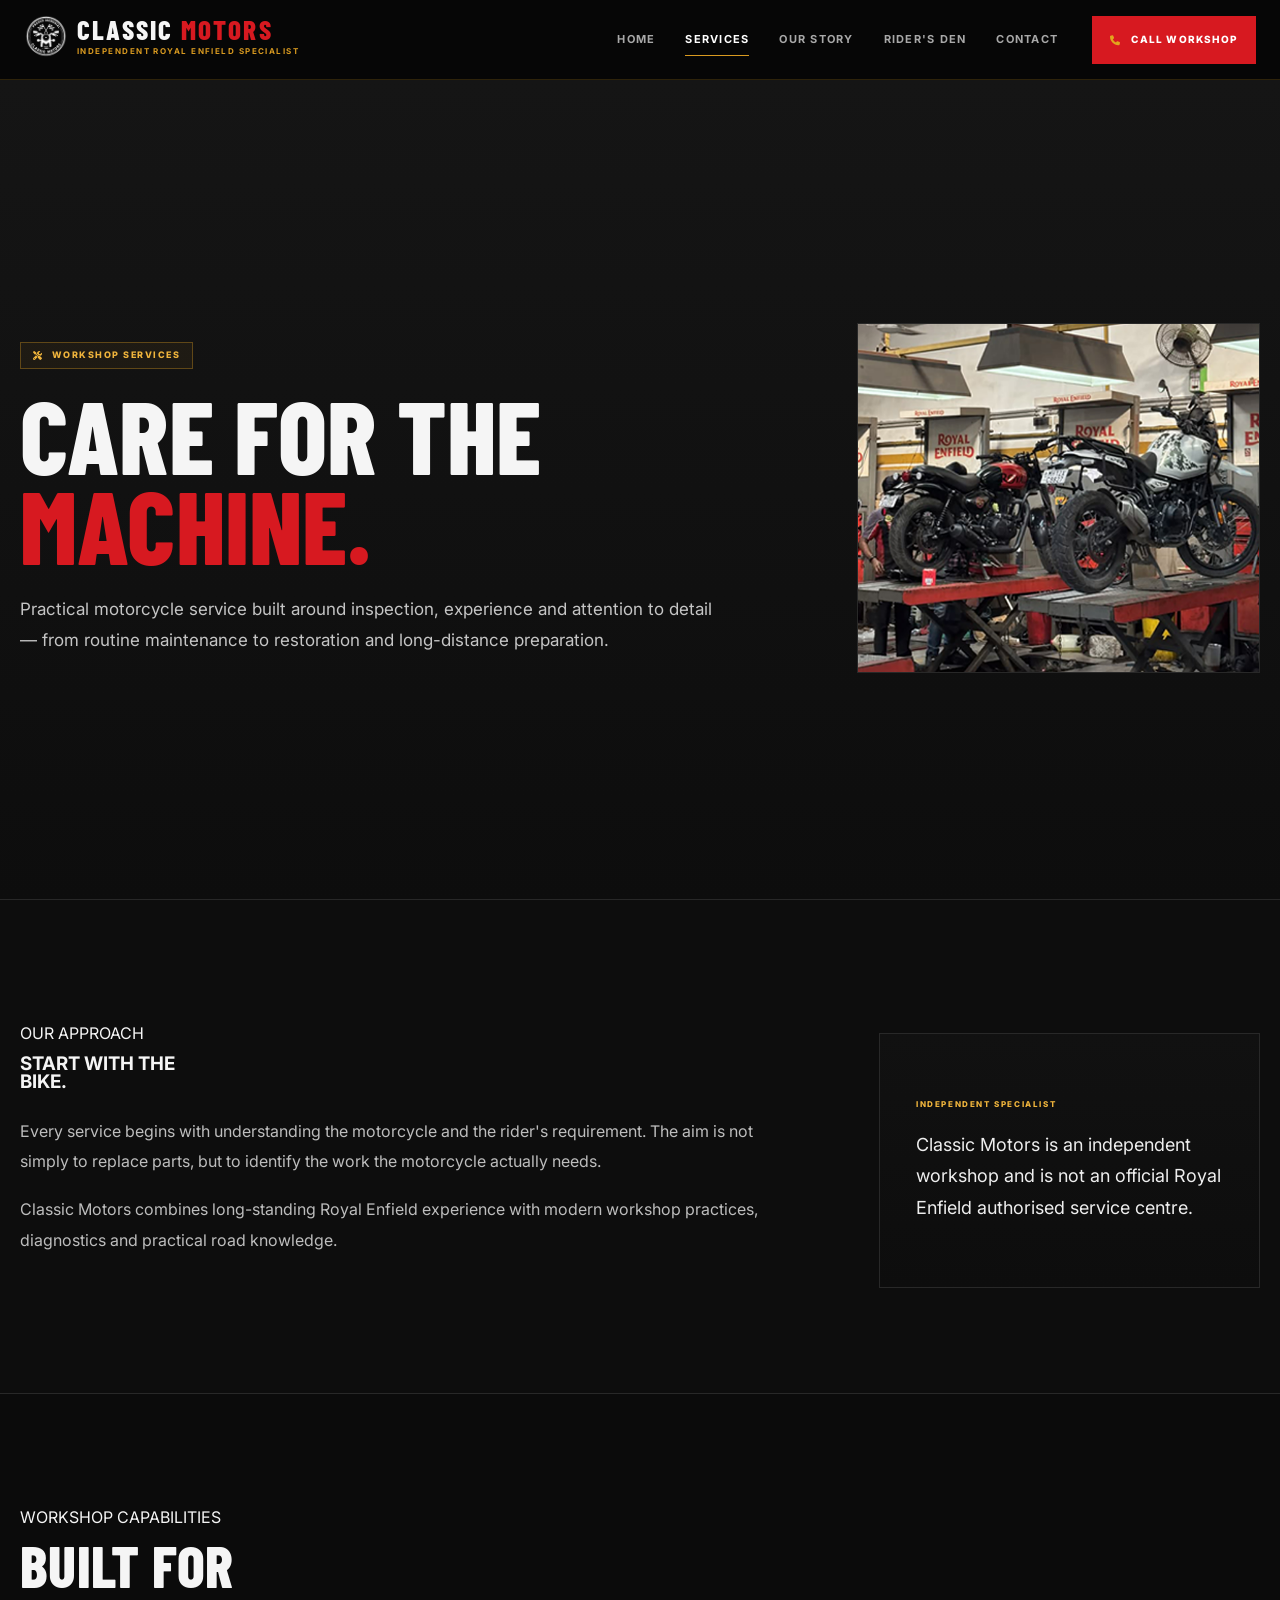
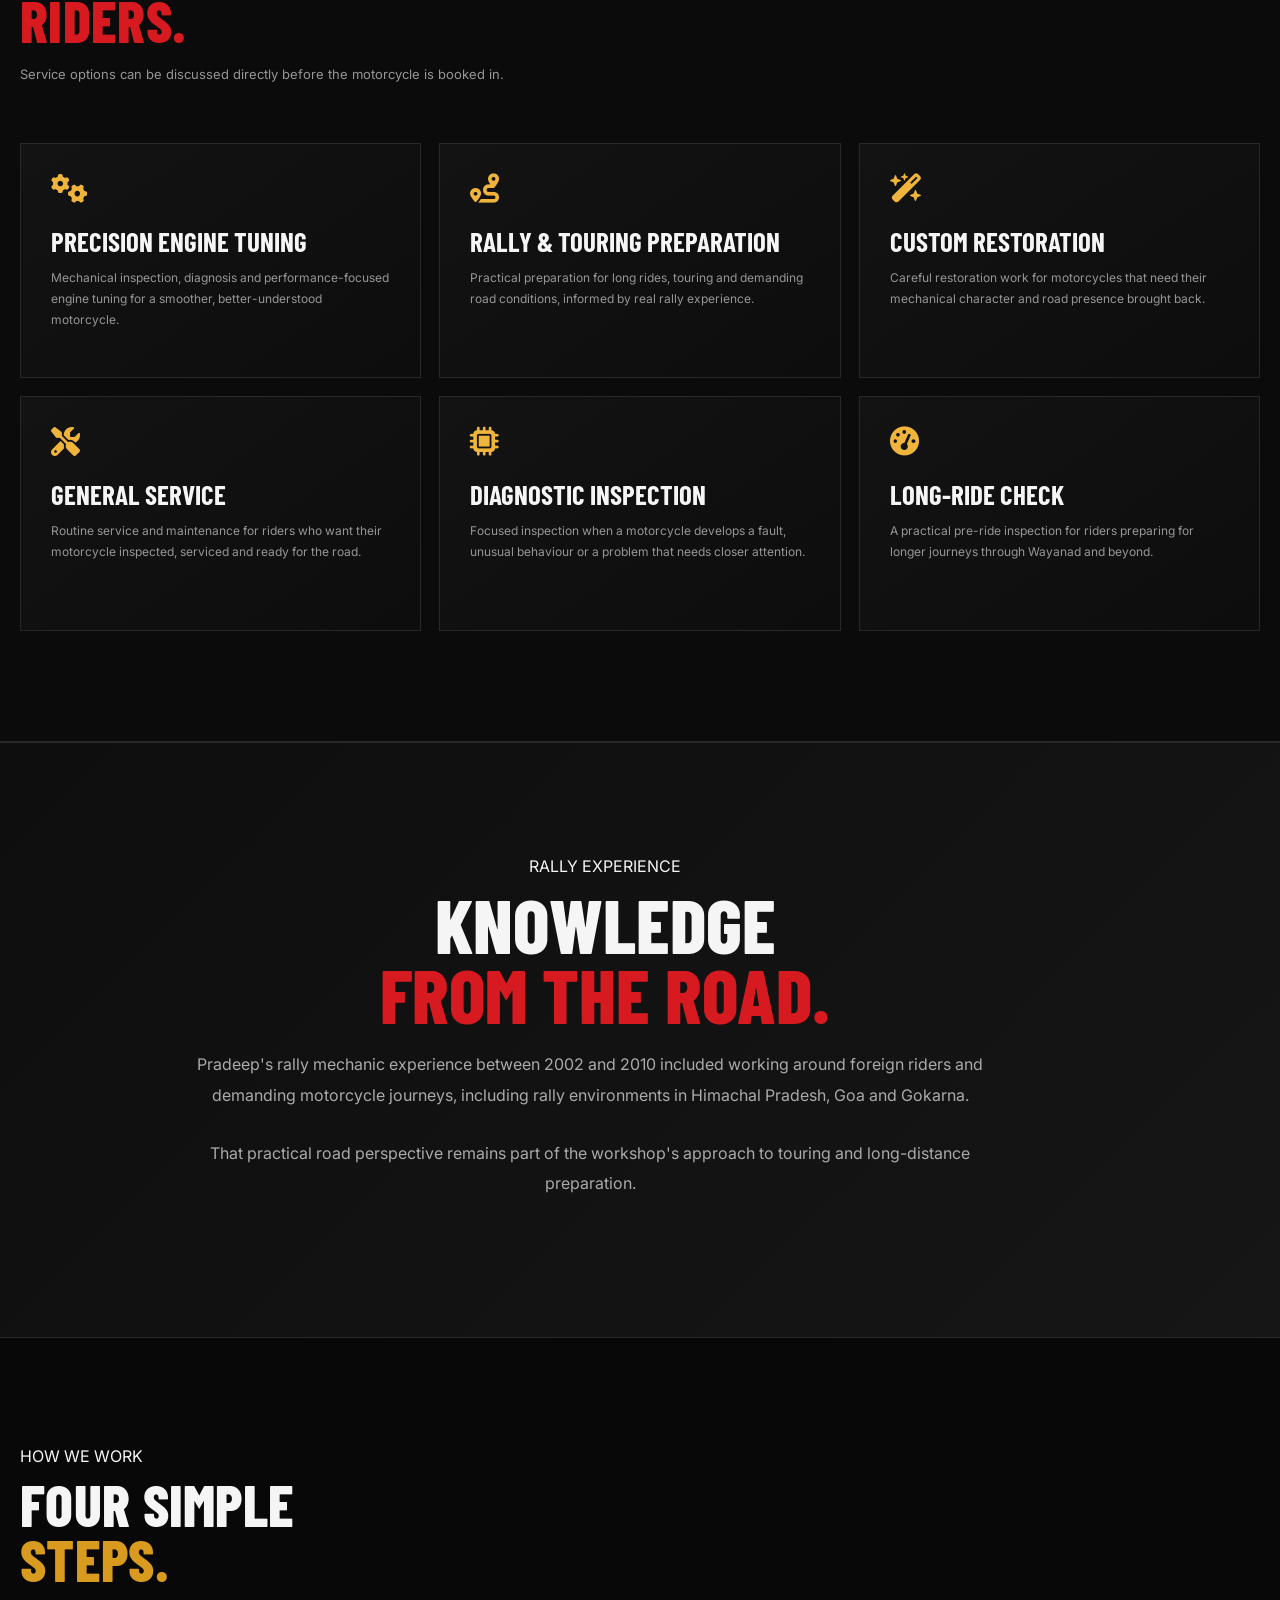
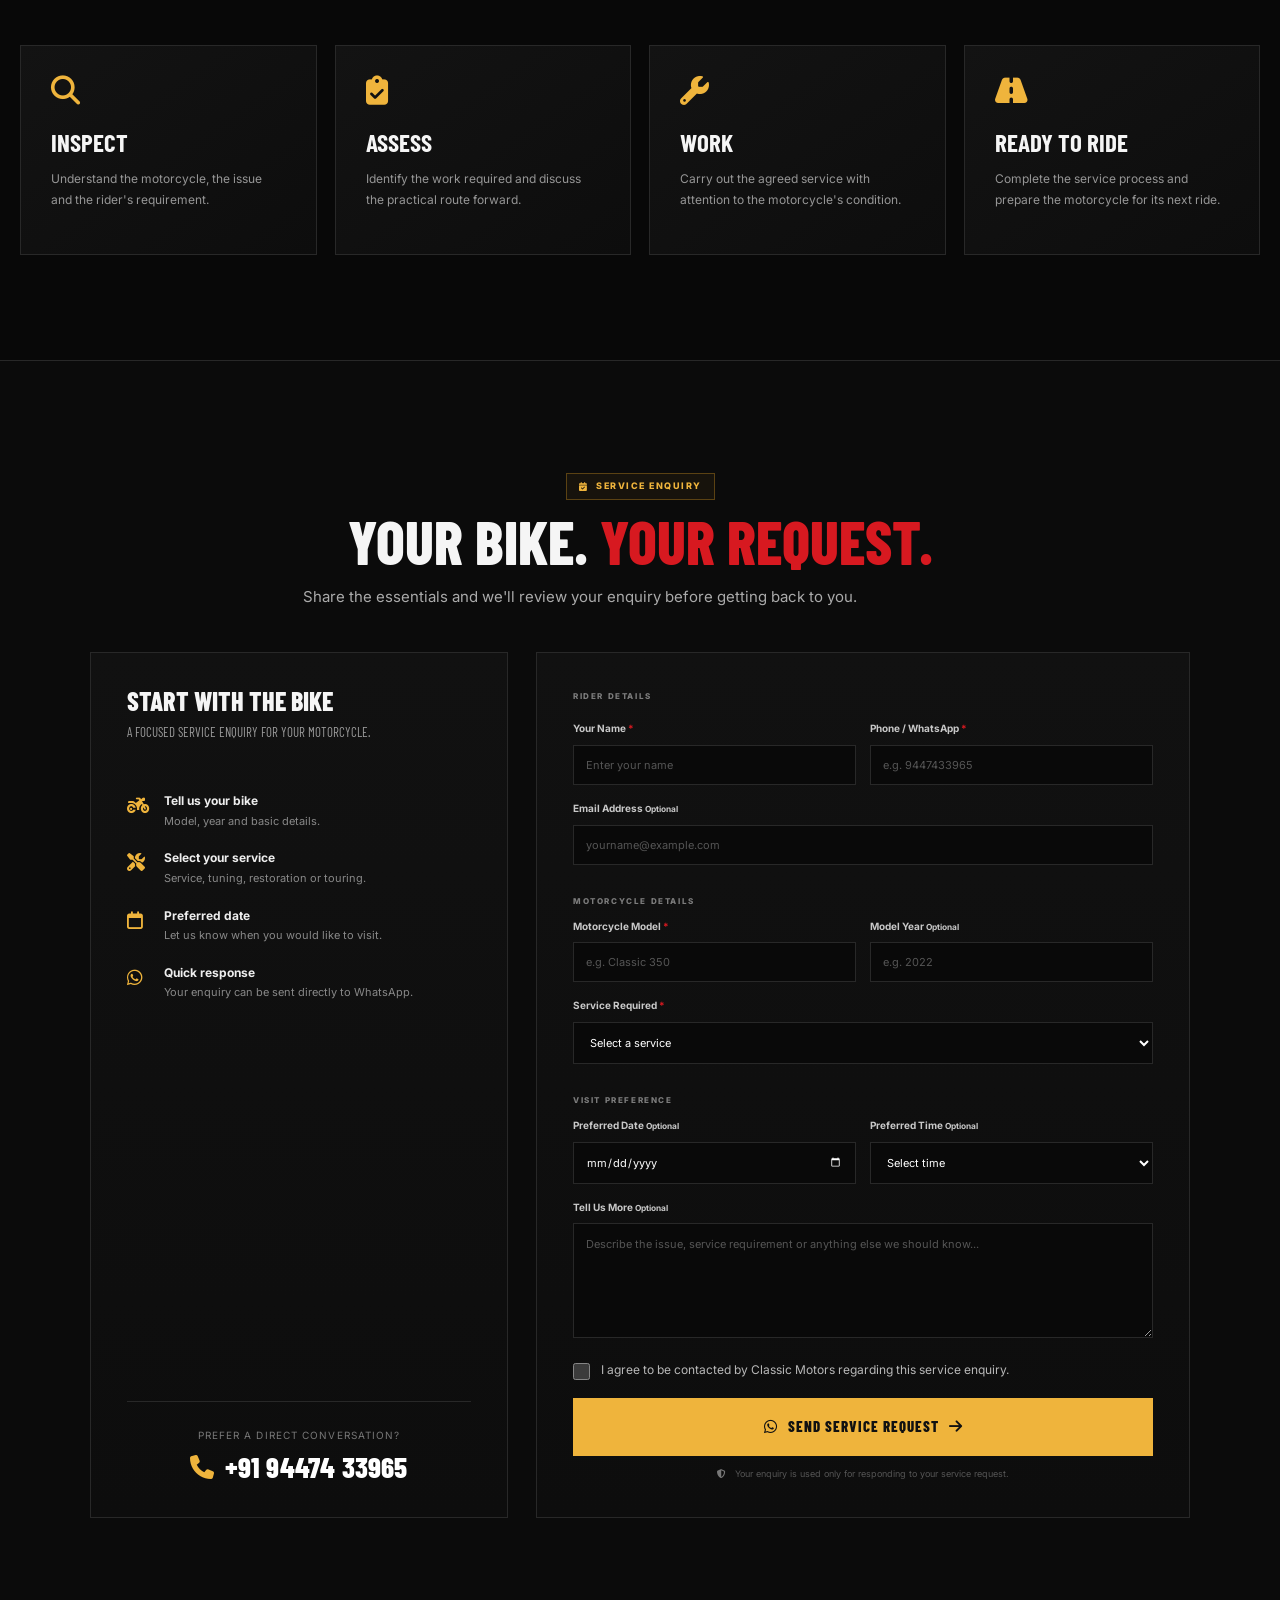
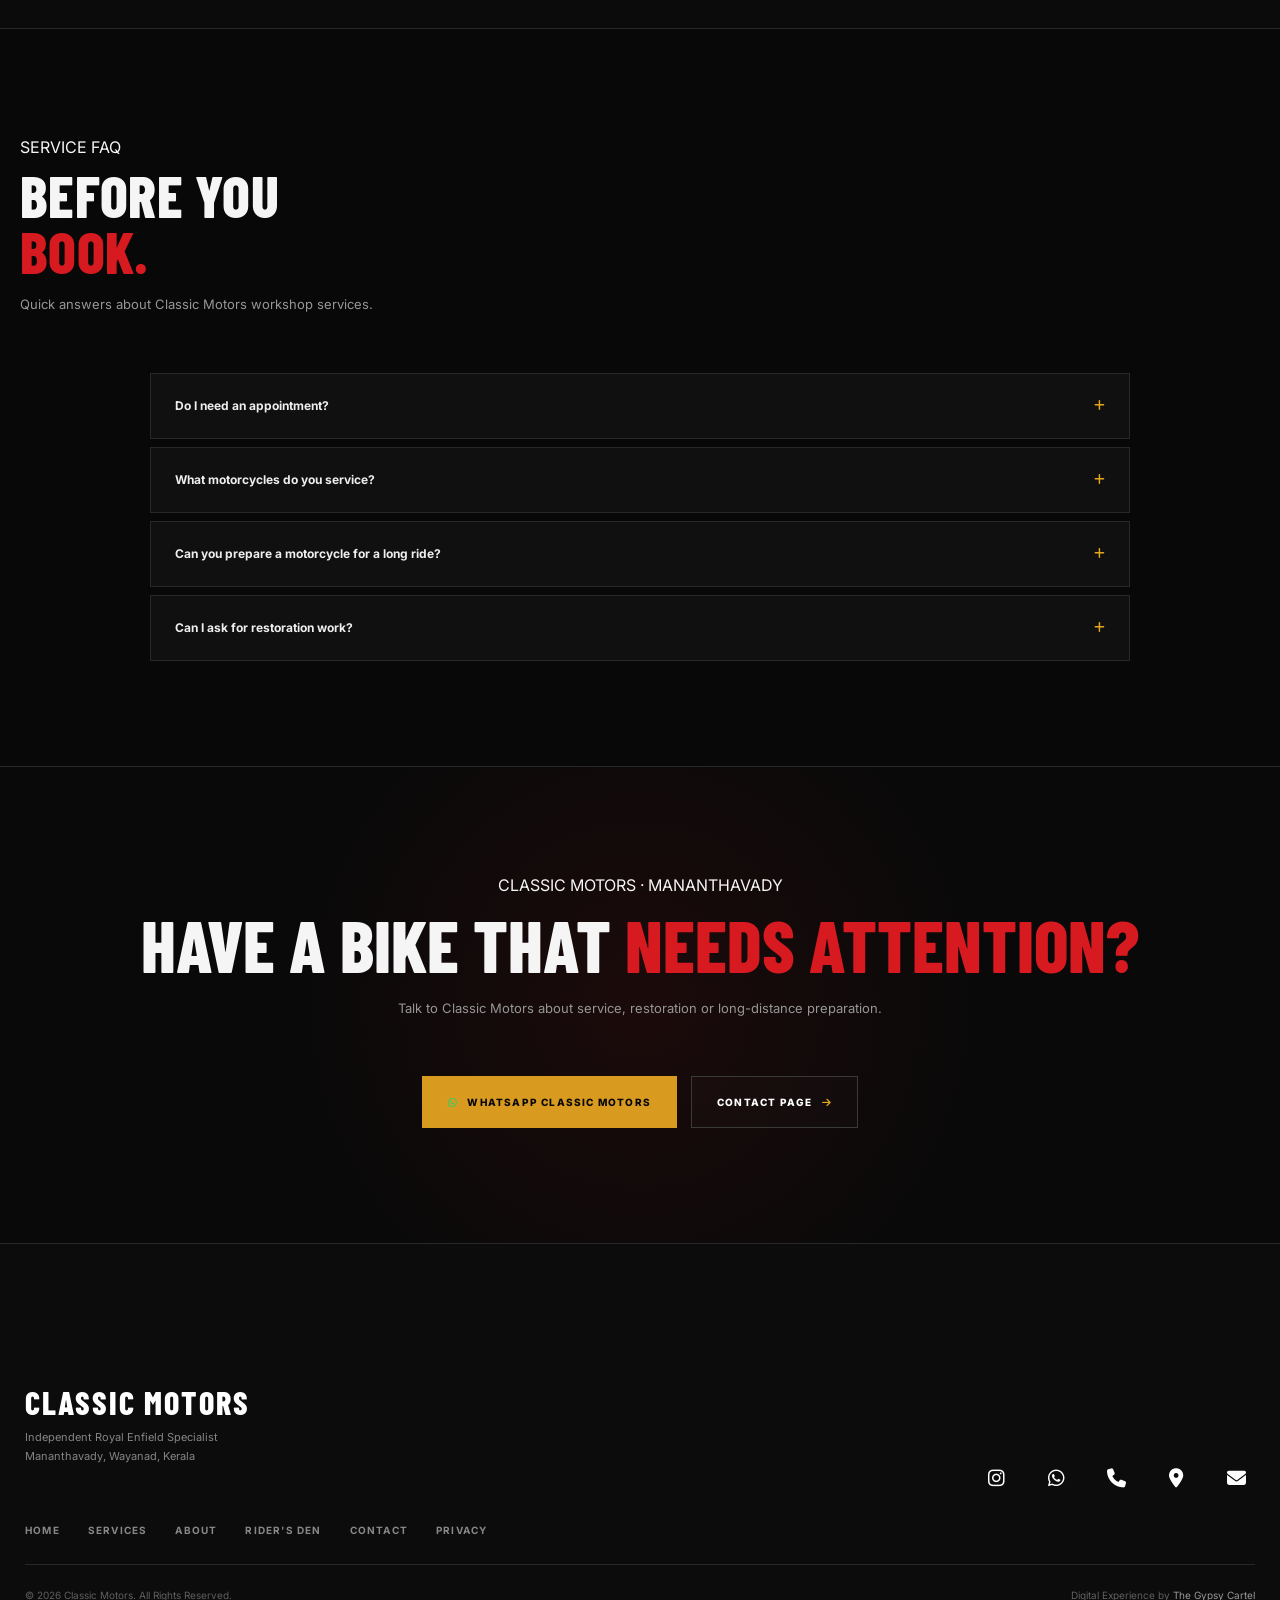
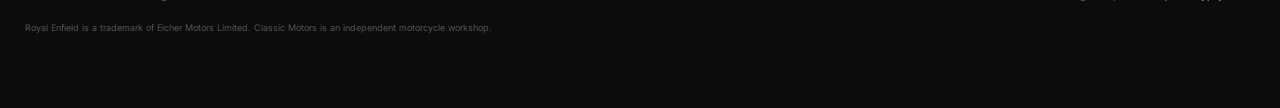
<file: services/index.html>
<!DOCTYPE html>
<html lang="en-IN">
<head>
<meta charset="UTF-8">
<meta http-equiv="X-Content-Type-Options" content="nosniff">
<meta name="referrer" content="strict-origin-when-cross-origin">
<meta name="viewport" content="width=device-width, initial-scale=1.0">
<meta name="theme-color" content="#080808">
<meta name="color-scheme" content="dark">

<title>Royal Enfield Motorcycle Services | Classic Motors Mananthavady</title>
<meta name="description" content="Explore Classic Motors motorcycle services in Mananthavady, Wayanad — general service, engine tuning, diagnostics, restoration, rally preparation and long-ride checks.">
<meta name="keywords" content="Royal Enfield service Mananthavady, Bullet service Wayanad, motorcycle mechanic Mananthavady, Royal Enfield tuning Wayanad, bike restoration Wayanad">
<meta name="robots" content="index, follow, max-image-preview:large">
<link rel="canonical" href="https://ridewithclassicmotors.online/services/">

<meta property="og:type" content="website">
<meta property="og:title" content="Motorcycle Services | Classic Motors Mananthavady">
<meta property="og:description" content="Workshop services for Royal Enfield motorcycles in Mananthavady, Wayanad.">
<meta property="og:url" content="https://ridewithclassicmotors.online/services/">
<meta property="og:site_name" content="Classic Motors">

<meta name="twitter:card" content="summary_large_image">
<meta name="twitter:title" content="Motorcycle Services | Classic Motors">
<meta name="twitter:description" content="Service, tuning, restoration, diagnostics and long-ride preparation in Mananthavady.">

<!-- =========================================================
     FAVICON
========================================================== -->
<link rel="icon" href="../assets/frontpage/favicon.ico" sizes="any">
<link rel="icon" href="../assets/frontpage/favicon-16x16.png" type="image/png" sizes="16x16">
<link rel="icon" href="../assets/frontpage/favicon-32x32.png" type="image/png" sizes="32x32">
<link rel="apple-touch-icon" href="../assets/frontpage/apple-touch-icon.png" sizes="180x180">
<link rel="manifest" href="../assets/frontpage/site.webmanifest">

<link rel="preconnect" href="https://fonts.googleapis.com">
<link rel="preconnect" href="https://fonts.gstatic.com" crossorigin>
<link href="https://fonts.googleapis.com/css2?family=Barlow+Condensed:wght@400;500;600;700;800;900&family=Inter:wght@400;500;600;700;800&display=swap" rel="stylesheet">
<link rel="stylesheet" href="https://cdnjs.cloudflare.com/ajax/libs/font-awesome/6.5.2/css/all.min.css" crossorigin="anonymous" referrerpolicy="no-referrer">
<link rel="stylesheet" href="../style.css">

<script type="application/ld+json">
{
  "@context":"https://schema.org",
  "@type":"MotorcycleRepair",
  "@id":"https://ridewithclassicmotors.online/#classic-motors",
  "name":"Classic Motors",
  "url":"https://ridewithclassicmotors.online/",
  "telephone":"+919447433965",
  "email":"classicmotorsre@gmail.com",
  "address":{
    "@type":"PostalAddress",
    "streetAddress":"Near Valliyurkav Temple",
    "addressLocality":"Mananthavady",
    "addressRegion":"Kerala",
    "postalCode":"670645",
    "addressCountry":"IN"
  },
  "areaServed":["Mananthavady","Wayanad","Kerala"],
  "sameAs":["https://www.instagram.com/classicmotors.re/"]
}
</script>

<script type="application/ld+json">
{
  "@context":"https://schema.org",
  "@type":"BreadcrumbList",
  "itemListElement":[
    {"@type":"ListItem","position":1,"name":"Home","item":"https://ridewithclassicmotors.online/"},
    {"@type":"ListItem","position":2,"name":"Services","item":"https://ridewithclassicmotors.online/services/"}
  ]
}
</script>

<style id="services-page-final-v1">
/* =========================================================
   CLASSIC MOTORS — SERVICES PAGE FINAL V1
   Editorial alignment based on the approved About/Home system.
   No unnecessary content/icon animation.
   Footer uses the same clean clickable icon system.
   ========================================================= */

.services-page{
  --services-yellow:#d99a20;
  --services-yellow-soft:#efb43c;
  --services-red:#d71920;
  --services-border:#282828;
  --services-muted:#9a9a9a;
  overflow-x:hidden;
}

.services-page main{
  overflow:hidden;
}

.services-page .container{
  width:min(calc(100% - 40px),var(--max));
  margin-inline:auto;
}

/* Prevent scroll-reveal effects from causing partial/late alignment. */
.services-page .reveal{
  opacity:1 !important;
  transform:none !important;
  transition:none !important;
}

/* ---------------------------------------------------------
   HEADER / HERO
   --------------------------------------------------------- */
.services-page .services-hero{
  min-height:calc(100svh - var(--header));
  display:flex;
  align-items:center;
  padding:108px 0 92px;
  border-bottom:1px solid var(--services-border);
}

.services-page .services-hero .page-header-grid{
  display:grid;
  grid-template-columns:minmax(0,1.18fr) minmax(280px,.62fr);
  gap:70px;
  align-items:center;
}

.services-page .services-hero .page-header-grid > div:first-child{
  max-width:800px;
}

.services-page .services-hero .badge{
  margin-bottom:20px;
}

.services-page .services-hero h2{
  margin:0 0 25px;
  font-family:'Barlow Condensed',sans-serif;
  font-size:clamp(64px,8vw,112px) !important;
  font-weight:800;
  line-height:.88;
  letter-spacing:.2px;
  text-transform:uppercase;
}

.services-page .services-hero h2 span{
  color:var(--services-red) !important;
}

.services-page .services-hero p{
  max-width:700px;
  margin:0;
  color:#c5c5c5;
  font-size:17px;
  line-height:1.8;
}

.services-page .page-header-meta{
  min-height:260px;
  padding:34px;
  border:1px solid var(--services-border);
  display:flex;
  flex-direction:column;
  align-items:flex-end;
  justify-content:center;
  text-align:right;
  background:linear-gradient(180deg,#111 0%,#0d0d0d 100%);
}

.services-page .page-header-meta span{
  color:#777 !important;
  font-size:9px !important;
  font-weight:800;
  letter-spacing:1.7px;
}

.services-page .page-header-meta strong{
  margin:8px 0 4px;
  color:#fff !important;
  font-family:'Barlow Condensed',sans-serif;
  font-size:86px !important;
  line-height:.82;
  font-weight:900;
  letter-spacing:2px;
}

.services-page .page-header-meta small{
  color:var(--services-yellow-soft) !important;
  font-size:9px !important;
  font-weight:800;
  letter-spacing:1.6px;
}

/* ---------------------------------------------------------
   EDITORIAL APPROACH
   --------------------------------------------------------- */
.services-page .story-section{
  padding:105px 0;
}

.services-page .editorial-split{
  display:grid;
  grid-template-columns:minmax(0,1.35fr) minmax(280px,.65fr);
  gap:68px;
  align-items:center;
}

.services-page .story-content{
  max-width:800px;
}

.services-page .story-content h3{
  margin:9px 0 25px;
}

.services-page .story-content p{
  max-width:760px;
  margin:0 0 18px;
  color:#bdbdbd;
  font-size:16px;
  line-height:1.9;
}

.services-page .story-highlight{
  align-self:stretch;
  min-height:255px;
  padding:36px;
  border:1px solid var(--services-border);
  background:linear-gradient(180deg,#111 0%,#0d0d0d 100%);
  display:flex;
  align-items:center;
}

.services-page .story-highlight-inner{
  width:100%;
}

.services-page .story-highlight .story-label{
  display:block;
  margin-bottom:18px;
  color:var(--services-yellow-soft);
  font-size:8px;
  font-weight:800;
  letter-spacing:1.6px;
}

.services-page .story-highlight p{
  margin:0;
  color:#eee;
  font-size:18px;
  line-height:1.75;
}

/* ---------------------------------------------------------
   SECTION TITLES
   --------------------------------------------------------- */
.services-page .section-title{
  max-width:850px;
}

.services-page .section-title .section-kicker{
  display:block;
  margin-bottom:8px;
}

.services-page .section-title h3{
  margin:0 0 15px;
  line-height:.95;
}

.services-page .section-title p{
  max-width:760px;
}

/* ---------------------------------------------------------
   SERVICE CARDS / APPROACH CARDS
   No icon boxes. No decorative icon animation.
   --------------------------------------------------------- */
.services-page .grid-cards{
  align-items:stretch;
}

.services-page .service-card,
.services-page .approach-grid .card{
  min-height:235px;
  display:flex !important;
  flex-direction:column;
  align-items:flex-start;
  justify-content:flex-start;
}

.services-page .service-card > i,
.services-page .approach-grid .card > i{
  width:auto !important;
  min-width:0 !important;
  height:auto !important;
  min-height:0 !important;
  margin:0 0 24px !important;
  padding:0 !important;
  display:block !important;
  border:0 !important;
  border-radius:0 !important;
  outline:0 !important;
  background:transparent !important;
  background-image:none !important;
  box-shadow:none !important;
  color:var(--services-yellow-soft) !important;
  font-size:29px !important;
  line-height:1 !important;
  transform:none !important;
  filter:none !important;
  transition:none !important;
}

.services-page .service-card:hover > i,
.services-page .approach-grid .card:hover > i{
  transform:none !important;
  filter:none !important;
  color:var(--services-yellow-soft) !important;
}

.services-page .service-card h4,
.services-page .approach-grid .card h4{
  margin:0 0 12px !important;
  align-self:flex-start;
}

.services-page .service-card p,
.services-page .approach-grid .card p{
  margin:0 !important;
}

/* ---------------------------------------------------------
   SERVICES SECTION / RALLY
   --------------------------------------------------------- */
.services-page .services-content{
  padding:110px 0;
  background:#0b0b0b;
  border-block:1px solid var(--services-border);
}

.services-page .services-content .grid-cards{
  margin-top:42px;
  grid-template-columns:repeat(3,minmax(0,1fr));
}

.services-page .rally-section{
  padding:110px 0;
}

.services-page .rally-content{
  max-width:920px;
  margin-inline:auto;
}

.services-page .rally-copy{
  max-width:850px;
}

.services-page .rally-copy h3{
  margin:10px 0 20px !important;
  font-family:'Barlow Condensed',sans-serif;
  font-size:clamp(46px,6vw,76px) !important;
  font-weight:800 !important;
  line-height:.92 !important;
  text-transform:uppercase;
}

.services-page .rally-copy h3 span{
  color:var(--services-red) !important;
}

.services-page .rally-copy p{
  max-width:820px;
  color:#aaa !important;
  font-size:16px !important;
  line-height:1.9;
}

/* ---------------------------------------------------------
   HOW WE WORK
   --------------------------------------------------------- */
.services-page .highlights{
  padding:105px 0;
}

.services-page .approach-grid{
  margin-top:42px;
  grid-template-columns:repeat(4,minmax(0,1fr));
}

.services-page .approach-grid .card{
  min-height:210px;
}

/* ---------------------------------------------------------
   SERVICE REQUEST FORM
   --------------------------------------------------------- */
.services-page .editorial-service-request{
  padding:110px 0;
  background:#0b0b0b;
  border-block:1px solid var(--services-border);
}

.services-page .service-request-header{
  max-width:820px;
  margin-bottom:42px;
}

.services-page .service-request-header .badge{
  margin-bottom:14px;
}

.services-page .service-request-header h3{
  margin:0 0 14px;
}

.services-page .service-request-header h3 span{
  color:var(--services-red);
}

.services-page .service-request-header p{
  max-width:700px;
  color:#aaa;
  font-size:15px;
  line-height:1.8;
}

.services-page .service-form-wrapper{
  display:grid;
  grid-template-columns:minmax(280px,.78fr) minmax(0,1.22fr);
  gap:28px;
  align-items:stretch;
}

.services-page .service-form-info,
.services-page .service-form-card{
  border:1px solid var(--services-border);
  background:linear-gradient(180deg,#111 0%,#0d0d0d 100%);
}

.services-page .service-form-info{
  padding:36px;
  display:flex;
  flex-direction:column;
}

.services-page .form-info-heading h4{
  margin:0 0 7px;
  font-family:'Barlow Condensed',sans-serif;
  font-size:26px;
  font-weight:800;
  text-transform:uppercase;
}

.services-page .form-info-heading p{
  margin:0;
  color:#9a9a9a;
  font-size:13px;
  line-height:1.7;
}

.services-page .form-info-list{
  margin-top:32px;
  display:flex;
  flex-direction:column;
  gap:22px;
}

.services-page .form-info-item{
  display:grid;
  grid-template-columns:34px minmax(0,1fr);
  gap:14px;
  align-items:start;
}

.services-page .form-info-icon{
  display:flex !important;
  align-items:flex-start !important;
  justify-content:flex-start !important;
  width:auto !important;
  height:auto !important;
  min-width:0 !important;
  min-height:0 !important;
  padding:0 !important;
  margin:2px 0 0 !important;
  border:0 !important;
  border-radius:0 !important;
  background:transparent !important;
  box-shadow:none !important;
}

.services-page .form-info-icon i{
  color:var(--services-yellow-soft) !important;
  font-size:19px !important;
  line-height:1 !important;
}

.services-page .form-info-item strong{
  display:block;
  margin-bottom:4px;
  color:#eee;
  font-size:12px;
  font-weight:700;
}

.services-page .form-info-item span{
  display:block;
  color:#888;
  font-size:11px;
  line-height:1.65;
}

.services-page .form-direct-contact{
  margin-top:auto;
  padding-top:28px;
  margin-top:32px;
  border-top:1px solid var(--services-border);
}

.services-page .form-direct-contact > span{
  display:block;
  margin-bottom:7px;
  color:#777;
  font-size:10px;
  text-transform:uppercase;
  letter-spacing:1.1px;
}

.services-page .form-direct-contact a{
  color:#fff;
  font-family:'Barlow Condensed',sans-serif;
  font-size:25px;
  font-weight:800;
  text-decoration:none;
}

.services-page .form-direct-contact a i{
  margin-right:8px;
  color:var(--services-yellow-soft);
}

.services-page .service-form-card{
  padding:36px;
}

.services-page .form-section-label{
  margin-bottom:16px;
}

.services-page .form-section-label span{
  color:#7c7c7c;
  font-size:8px;
  font-weight:800;
  letter-spacing:1.6px;
}

.services-page .form-section-spacer{
  margin-top:29px;
}

.services-page .form-group{
  min-width:0;
}

.services-page .form-group label{
  margin-bottom:8px;
}

.services-page .form-row{
  align-items:start;
}

.services-page .form-submit-btn{
  width:100%;
  min-height:56px;
  display:flex;
  align-items:center;
  justify-content:center;
  gap:10px;
  border:0;
  cursor:pointer;
  font-family:'Barlow Condensed',sans-serif;
  font-size:15px;
  font-weight:800;
  letter-spacing:1px;
  text-transform:uppercase;
  background:var(--services-yellow-soft);
  color:#111;
}

.services-page .form-submit-btn:hover{
  background:#f4bd4c;
}

.services-page .form-submit-btn i{
  transform:none !important;
  transition:none !important;
}

.services-page .form-security-note{
  text-align:center;
}

.services-page .form-security-note i{
  margin-right:6px;
  color:#777;
}

/* ---------------------------------------------------------
   FAQ / FINAL CTA
   --------------------------------------------------------- */
.services-page .about-faq{
  padding:105px 0;
}

.services-page .faq-list{
  margin-top:38px;
}

.services-page .final-cta{
  padding:105px 0 115px;
}

.services-page .final-cta h3{
  line-height:.96;
}

.services-page .final-cta h3 span{
  color:var(--services-red);
}

/* ---------------------------------------------------------
   FOOTER — SAME CLEAN HOME V9 SYSTEM
   --------------------------------------------------------- */
.services-page footer{
  min-height:300px;
}

.services-page .footer-inner{
  width:min(100%,var(--max));
}

.services-page .footer-social{
  display:flex !important;
  align-items:center !important;
  justify-content:flex-end !important;
  gap:22px !important;
}

.services-page .footer-social a{
  width:auto !important;
  min-width:0 !important;
  height:auto !important;
  min-height:0 !important;
  display:inline-flex !important;
  align-items:center !important;
  justify-content:center !important;
  padding:4px !important;
  margin:0 !important;
  border:0 !important;
  border-radius:0 !important;
  background:transparent !important;
  box-shadow:none !important;
  color:#fff !important;
  text-decoration:none !important;
  cursor:pointer;
  transition:transform .28s ease,color .24s ease,filter .24s ease;
}

.services-page .footer-social a i{
  display:block !important;
  width:auto !important;
  height:auto !important;
  margin:0 !important;
  padding:0 !important;
  border:0 !important;
  background:transparent !important;
  box-shadow:none !important;
  color:inherit !important;
  font-size:19px !important;
  line-height:1 !important;
  transform:none;
  transition:transform .28s ease,color .24s ease,filter .24s ease;
}

.services-page .footer-social a:hover{
  transform:translateY(-4px) scale(1.06) !important;
  border:0 !important;
  background:transparent !important;
  box-shadow:none !important;
  outline:none;
}

.services-page .footer-social a:hover i{
  transform:scale(1.16) !important;
}

.services-page .footer-social a:nth-child(1):hover i{color:#e1306c !important}
.services-page .footer-social a:nth-child(2):hover i{color:#25d366 !important}
.services-page .footer-social a:nth-child(3):hover i{color:#f2b632 !important}
.services-page .footer-social a:nth-child(4):hover i{color:#ef4444 !important}
.services-page .footer-social a:nth-child(5):hover i{color:#f2b632 !important}

.services-page .footer-social a:active{
  transform:translateY(-1px) scale(.97) !important;
}

/* ---------------------------------------------------------
   RESPONSIVE
   --------------------------------------------------------- */
@media(max-width:1100px){
  .services-page .services-hero .page-header-grid{
    grid-template-columns:1fr;
    gap:42px;
  }

  .services-page .page-header-meta{
    min-height:0;
    width:min(100%,520px);
    align-items:flex-start;
    text-align:left;
  }

  .services-page .services-content .grid-cards{
    grid-template-columns:repeat(2,minmax(0,1fr));
  }

  .services-page .approach-grid{
    grid-template-columns:repeat(2,minmax(0,1fr));
  }

  .services-page .service-form-wrapper{
    grid-template-columns:1fr;
  }
}

@media(max-width:860px){
  .services-page .editorial-split{
    grid-template-columns:1fr;
    gap:42px;
  }

  .services-page .service-card,
  .services-page .approach-grid .card{
    min-height:0;
  }
}

@media(max-width:700px){
  .services-page .services-hero{
    min-height:auto;
    padding:84px 0 72px;
  }

  .services-page .services-hero h2{
    font-size:clamp(54px,15vw,82px) !important;
  }

  .services-page .services-hero p{
    font-size:15px;
  }

  .services-page .page-header-meta{
    padding:28px 24px;
  }

  .services-page .page-header-meta strong{
    font-size:68px !important;
  }

  .services-page .story-section,
  .services-page .services-content,
  .services-page .rally-section,
  .services-page .highlights,
  .services-page .editorial-service-request{
    padding:78px 0;
  }

  .services-page .services-content .grid-cards,
  .services-page .approach-grid{
    grid-template-columns:1fr;
  }

  .services-page .service-form-info,
  .services-page .service-form-card{
    padding:28px 24px;
  }

  .services-page .final-cta{
    padding:82px 0 92px;
  }

  .services-page .footer-social{
    justify-content:flex-start !important;
    gap:19px !important;
  }

  .services-page .footer-social a i{
    font-size:18px !important;
  }
}

@media(prefers-reduced-motion:reduce){
  .services-page .footer-social a,
  .services-page .footer-social a i{
    transition:none !important;
  }
}
</style>


<style id="services-page-final-v2">
/* =========================================================
   CLASSIC MOTORS — SERVICES PAGE FINAL V2
   Precision form alignment + About/Home footer system.
   No content changes.
   ========================================================= */

html{
  scroll-padding-top:96px;
}

.services-page #service-request{
  scroll-margin-top:100px;
}

/* ---------- service enquiry: left / right panel geometry ---------- */
.services-page .service-form-wrapper{
  align-items:stretch !important;
  gap:28px !important;
}

.services-page .service-form-info,
.services-page .service-form-card{
  min-width:0;
  box-sizing:border-box;
}

.services-page .service-form-info{
  display:flex;
  flex-direction:column;
}

.services-page .form-info-list{
  margin-top:30px !important;
  gap:20px !important;
}

.services-page .form-info-item{
  display:grid !important;
  grid-template-columns:24px minmax(0,1fr) !important;
  column-gap:13px !important;
  align-items:start !important;
}

.services-page .form-info-icon{
  width:24px !important;
  height:24px !important;
  min-width:24px !important;
  min-height:24px !important;
  margin:1px 0 0 !important;
  padding:0 !important;
  display:flex !important;
  align-items:center !important;
  justify-content:flex-start !important;
  border:0 !important;
  background:transparent !important;
  box-shadow:none !important;
}

.services-page .form-info-icon i{
  display:block !important;
  font-size:18px !important;
  line-height:1 !important;
}

.services-page .form-info-item strong{
  margin:0 0 4px !important;
  line-height:1.3 !important;
}

.services-page .form-info-item span{
  margin:0 !important;
  line-height:1.6 !important;
}

/* ---------- direct call: centered and precise ---------- */
.services-page .form-direct-contact{
  margin-top:auto !important;
  padding-top:25px !important;
  text-align:center !important;
  border-top:1px solid var(--services-border) !important;
}

.services-page .form-direct-contact > span{
  margin:0 0 9px !important;
  text-align:center !important;
}

.services-page .form-direct-contact a{
  display:inline-flex !important;
  align-items:center !important;
  justify-content:center !important;
  gap:10px !important;
  margin:0 !important;
  color:#fff !important;
  font-family:'Barlow Condensed',sans-serif;
  font-size:29px !important;
  font-weight:800 !important;
  line-height:1 !important;
  letter-spacing:.2px;
  text-decoration:none !important;
  transition:color .22s ease !important;
}

.services-page .form-direct-contact a i{
  margin:0 !important;
  color:var(--services-yellow-soft) !important;
  font-size:24px !important;
  line-height:1 !important;
  transition:color .22s ease !important;
}

.services-page .form-direct-contact a:hover,
.services-page .form-direct-contact a:focus-visible{
  color:var(--services-red) !important;
  text-decoration:none !important;
}

.services-page .form-direct-contact a:hover i,
.services-page .form-direct-contact a:focus-visible i{
  color:var(--services-red) !important;
}

/* ---------- checkbox / consent alignment ---------- */
.services-page .form-consent{
  width:100%;
  margin:5px 0 18px !important;
  padding:0 !important;
  display:grid !important;
  grid-template-columns:17px minmax(0,1fr) !important;
  align-items:start !important;
  column-gap:11px !important;
}

.services-page .form-consent input{
  width:17px !important;
  height:17px !important;
  min-width:17px !important;
  min-height:17px !important;
  margin:2px 0 0 !important;
  padding:0 !important;
  accent-color:var(--services-yellow-soft);
  place-self:start !important;
}

.services-page .form-consent > span{
  display:block !important;
  margin:0 !important;
  padding:0 !important;
  color:#b8b8b8 !important;
  font-size:12px !important;
  font-weight:400 !important;
  line-height:1.55 !important;
  text-align:left !important;
}

/* ---------- form submit: stable geometry ---------- */
.services-page .form-submit-btn{
  min-height:58px !important;
  padding:15px 20px !important;
  margin:0 !important;
  display:flex !important;
  align-items:center !important;
  justify-content:center !important;
  gap:10px !important;
  line-height:1 !important;
}

.services-page .form-submit-btn i{
  display:inline-block !important;
  flex:0 0 auto !important;
  margin:0 !important;
  line-height:1 !important;
}

/* ---------- FAQ alignment ---------- */
.services-page .faq-list details summary{
  display:flex !important;
  align-items:center !important;
  justify-content:space-between !important;
  gap:20px !important;
}

.services-page .faq-list details summary i{
  flex:0 0 auto !important;
  margin-left:auto !important;
}

/* ---------- FOOTER — MASTER HOME V9 SYSTEM ---------- */
.services-page footer{
  min-height:300px !important;
}

.services-page .footer-inner{
  width:min(100%,var(--max)) !important;
  margin-inline:auto !important;
}

.services-page .footer-social{
  display:flex !important;
  align-items:center !important;
  justify-content:flex-end !important;
  gap:22px !important;
  margin:0 !important;
}

.services-page .footer-social a{
  position:relative !important;
  width:auto !important;
  min-width:0 !important;
  height:auto !important;
  min-height:0 !important;
  display:inline-flex !important;
  align-items:center !important;
  justify-content:center !important;
  margin:0 !important;
  padding:4px !important;
  border:0 !important;
  border-width:0 !important;
  border-style:none !important;
  border-radius:0 !important;
  background:transparent !important;
  box-shadow:none !important;
  color:#fff !important;
  text-decoration:none !important;
  cursor:pointer !important;
  transition:
    transform .30s cubic-bezier(.22,.61,.36,1),
    color .25s ease,
    filter .25s ease !important;
}

.services-page .footer-social a i{
  display:block !important;
  width:auto !important;
  height:auto !important;
  margin:0 !important;
  padding:0 !important;
  border:0 !important;
  background:transparent !important;
  box-shadow:none !important;
  color:inherit !important;
  font-size:19px !important;
  line-height:1 !important;
  transform-origin:center;
  transform:none !important;
  transition:
    transform .30s cubic-bezier(.22,.61,.36,1),
    color .25s ease,
    filter .25s ease !important;
}

.services-page .footer-social a::after{
  content:"";
  position:absolute;
  inset:-5px;
  border-radius:50%;
  border:1px solid transparent;
  pointer-events:none;
  transition:border-color .25s ease,transform .25s ease;
}

.services-page .footer-social a:hover,
.services-page .footer-social a:focus-visible{
  transform:translateY(-4px) scale(1.06) !important;
  border:0 !important;
  background:transparent !important;
  box-shadow:none !important;
  outline:none !important;
}

.services-page .footer-social a:hover i,
.services-page .footer-social a:focus-visible i{
  transform:scale(1.18) rotate(-5deg) !important;
  filter:drop-shadow(0 5px 10px rgba(0,0,0,.35));
}

.services-page .footer-social a:hover::after,
.services-page .footer-social a:focus-visible::after{
  border-color:rgba(255,255,255,.16);
  transform:scale(1.08);
}

.services-page .footer-social a:nth-child(1):hover i,
.services-page .footer-social a:nth-child(1):focus-visible i{
  color:#e1306c !important;
}

.services-page .footer-social a:nth-child(2):hover i,
.services-page .footer-social a:nth-child(2):focus-visible i{
  color:#25d366 !important;
}

.services-page .footer-social a:nth-child(3):hover i,
.services-page .footer-social a:nth-child(3):focus-visible i{
  color:#f2b632 !important;
}

.services-page .footer-social a:nth-child(4):hover i,
.services-page .footer-social a:nth-child(4):focus-visible i{
  color:#ef4444 !important;
}

.services-page .footer-social a:nth-child(5):hover i,
.services-page .footer-social a:nth-child(5):focus-visible i{
  color:#f2b632 !important;
}

.services-page .footer-social a:active{
  transform:translateY(-1px) scale(.96) !important;
}

/* ---------- mobile: keep same alignment logic ---------- */
@media (max-width:760px){
  .services-page .footer-social{
    justify-content:flex-start !important;
    gap:19px !important;
    margin:0 !important;
  }

  .services-page .footer-social a{
    padding:4px !important;
  }

  .services-page .footer-social a i{
    font-size:18px !important;
  }
}

@media (prefers-reduced-motion:reduce){
  .services-page .footer-social a,
  .services-page .footer-social a i,
  .services-page .footer-social a::after{
    transition:none !important;
  }
}
</style>

<style id="services-home-header-brand">
/* =========================================================
   CLASSIC MOTORS — SAME HEADER BRAND LOCKUP AS HOME
   Nested-page asset paths only.
========================================================= */
header .logo-container .brand-lockup{
  display:inline-flex !important;
  align-items:center !important;
  gap:9px !important;
  white-space:nowrap;
  text-decoration:none !important;
}
header .logo-container .brand-mark{
  width:44px;
  height:44px;
  flex:0 0 44px;
  display:inline-flex;
  align-items:center;
  justify-content:center;
  position:relative;
  top:1px;
}
header .logo-container .brand-mark img{
  width:100%;
  height:100%;
  display:block;
  object-fit:contain;
}
header .logo-container .brand-copy{
  min-width:0;
  display:block;
}
header .logo-container .brand-copy h1{
  margin:0 !important;
  line-height:1 !important;
}
header .logo-container .brand-copy .subtitle{
  margin-top:4px !important;
}
@media (max-width:760px){
  header .logo-container .brand-lockup{gap:7px !important;}
  header .logo-container .brand-mark{
    width:32px;
    height:32px;
    flex-basis:32px;
    top:0;
  }
}
</style>

<style id="services-hero-photo">
/* =========================================================
   SERVICES HERO — WORKSHOP PHOTO
   Replaces the small informational meta panel only.
========================================================= */
.services-page .services-hero .page-header-grid > .page-header-photo{
  min-height:350px;
  height:min(100%,420px);
  border:1px solid var(--services-border);
  overflow:hidden;
  background:#0d0d0d;
  display:block;
}
.services-page .services-hero .page-header-photo img{
  width:100%;
  height:100%;
  display:block;
  object-fit:cover;
  object-position:center;
}
@media (max-width:1100px){
  .services-page .services-hero .page-header-photo{
    width:min(100%,620px);
    height:360px;
  }
}
@media (max-width:700px){
  .services-page .services-hero .page-header-photo{
    min-height:240px;
    height:260px;
  }
}
</style>

</head>

<body class="services-page">

<header>
  <div class="logo-container">
    <a aria-label="Classic Motors Home" class="brand-lockup" href="/" style="text-decoration:none;">
      <span class="brand-mark" aria-hidden="true">
        <img src="../assets/frontpage/android-chrome-192x192.png" alt="" decoding="async">
      </span>
      <span class="brand-copy">
        <h1>CLASSIC <span>MOTORS</span></h1>
        <div class="subtitle">Independent Royal Enfield Specialist</div>
      </span>
    </a>
  </div>

  <nav aria-label="Primary Navigation">
    <ul class="nav-links">
      <li><a href="/">Home</a></li>
      <li><a href="/services/" class="active" aria-current="page">Services</a></li>
      <li><a href="/about/">Our Story</a></li>
      <li><a href="/riders-den/">Rider's Den</a></li>
      <li><a href="/contact/">Contact</a></li>
    </ul>
  </nav>

  <a class="cta-btn header-call-btn" href="tel:+919447433965">
    <i class="fa-solid fa-phone"></i>
    CALL WORKSHOP
  </a>

  <button class="mobile-menu-btn" type="button" aria-label="Open navigation menu" aria-expanded="false">
    <i class="fa-solid fa-bars"></i>
  </button>
</header>

<main>

<section class="page-header services-hero">
  <div class="container">
    <div class="page-header-grid">
      <div>
        <span class="badge"><i class="fa-solid fa-screwdriver-wrench"></i> WORKSHOP SERVICES</span>
        <h2>CARE FOR THE<br><span style="color:var(--red)">MACHINE.</span></h2>
        <p>
          Practical motorcycle service built around inspection, experience and
          attention to detail — from routine maintenance to restoration and
          long-distance preparation.
        </p>
      </div>
      <div class="page-header-photo">
        <img
          src="../assets/service/service-1.png"
          alt="Classic Motors workshop service area with motorcycles on service lifts"
          loading="eager"
          decoding="async">
      </div>
    </div>
  </div>
</section>

<section class="story-section">
  <div class="container">
    <div class="editorial-split">
      <div class="story-content">
        <span class="section-kicker">OUR APPROACH</span>
        <h3>START WITH THE<br><span>BIKE.</span></h3>
        <p>
          Every service begins with understanding the motorcycle and the rider's
          requirement. The aim is not simply to replace parts, but to identify
          the work the motorcycle actually needs.
        </p>
        <p>
          Classic Motors combines long-standing Royal Enfield experience with
          modern workshop practices, diagnostics and practical road knowledge.
        </p>
      </div>
      <aside class="story-highlight">
        <div class="story-highlight-inner">
          <span class="story-label">INDEPENDENT SPECIALIST</span>
          <p>
            Classic Motors is an independent workshop and is not an official
            Royal Enfield authorised service centre.
          </p>
        </div>
      </aside>
    </div>
  </div>
</section>

<section class="services-content">
  <div class="container">
    <div class="section-title">
      <span class="section-kicker">WORKSHOP CAPABILITIES</span>
      <h3>BUILT FOR<br><span style="color:var(--red)">RIDERS.</span></h3>
      <p>Service options can be discussed directly before the motorcycle is booked in.</p>
    </div>

    <div class="grid-cards">
      <article class="card service-card">
        <i class="fa-solid fa-gears" aria-hidden="true"></i>
        <h4>Precision Engine Tuning</h4>
        <p>Mechanical inspection, diagnosis and performance-focused engine tuning for a smoother, better-understood motorcycle.</p>
      </article>

      <article class="card service-card">
        <i class="fa-solid fa-route" aria-hidden="true"></i>
        <h4>Rally & Touring Preparation</h4>
        <p>Practical preparation for long rides, touring and demanding road conditions, informed by real rally experience.</p>
      </article>

      <article class="card service-card">
        <i class="fa-solid fa-wand-magic-sparkles" aria-hidden="true"></i>
        <h4>Custom Restoration</h4>
        <p>Careful restoration work for motorcycles that need their mechanical character and road presence brought back.</p>
      </article>

      <article class="card service-card">
        <i class="fa-solid fa-screwdriver-wrench" aria-hidden="true"></i>
        <h4>General Service</h4>
        <p>Routine service and maintenance for riders who want their motorcycle inspected, serviced and ready for the road.</p>
      </article>

      <article class="card service-card">
        <i class="fa-solid fa-microchip" aria-hidden="true"></i>
        <h4>Diagnostic Inspection</h4>
        <p>Focused inspection when a motorcycle develops a fault, unusual behaviour or a problem that needs closer attention.</p>
      </article>

      <article class="card service-card">
        <i class="fa-solid fa-gauge-high" aria-hidden="true"></i>
        <h4>Long-Ride Check</h4>
        <p>A practical pre-ride inspection for riders preparing for longer journeys through Wayanad and beyond.</p>
      </article>
    </div>
  </div>
</section>

<section class="rally-section">
  <div class="container">
    <div class="rally-content">
      <div class="rally-copy">
        <span class="section-kicker">RALLY EXPERIENCE</span>
        <h3>KNOWLEDGE<br><span>FROM THE ROAD.</span></h3>
        <p>
          Pradeep's rally mechanic experience between 2002 and 2010 included
          working around foreign riders and demanding motorcycle journeys,
          including rally environments in Himachal Pradesh, Goa and Gokarna.
        </p>
        <p>
          That practical road perspective remains part of the workshop's
          approach to touring and long-distance preparation.
        </p>
      </div>
    </div>
  </div>
</section>

<section class="highlights">
  <div class="container">
    <div class="section-title">
      <span class="section-kicker">HOW WE WORK</span>
      <h3>FOUR SIMPLE<br><span style="color:var(--yellow)">STEPS.</span></h3>
    </div>

    <div class="grid-cards approach-grid">
      <article class="card">
        <i class="fa-solid fa-magnifying-glass"></i>
        <h4>Inspect</h4>
        <p>Understand the motorcycle, the issue and the rider's requirement.</p>
      </article>
      <article class="card">
        <i class="fa-solid fa-clipboard-check"></i>
        <h4>Assess</h4>
        <p>Identify the work required and discuss the practical route forward.</p>
      </article>
      <article class="card">
        <i class="fa-solid fa-wrench"></i>
        <h4>Work</h4>
        <p>Carry out the agreed service with attention to the motorcycle's condition.</p>
      </article>
      <article class="card">
        <i class="fa-solid fa-road"></i>
        <h4>Ready to Ride</h4>
        <p>Complete the service process and prepare the motorcycle for its next ride.</p>
      </article>
    </div>
  </div>
</section>

<!-- SERVICE REQUEST -->
<section class="service-request-section editorial-service-request" id="service-request">
  <div class="container">
    <div class="service-request-header">
      <div class="badge"><i class="fa-solid fa-calendar-check"></i> SERVICE ENQUIRY</div>
      <h3>YOUR BIKE. <span>YOUR REQUEST.</span></h3>
      <p>Share the essentials and we'll review your enquiry before getting back to you.</p>
    </div>

    <div class="service-form-wrapper">
      <div class="service-form-info">
        <div class="form-info-heading">
          <div>
            <h4>START WITH THE BIKE</h4>
            <p>A focused service enquiry for your motorcycle.</p>
          </div>
        </div>

        <div class="form-info-list">
          <div class="form-info-item">
            <div class="form-info-icon"><i class="fa-solid fa-motorcycle"></i></div>
            <div><strong>Tell us your bike</strong><span>Model, year and basic details.</span></div>
          </div>
          <div class="form-info-item">
            <div class="form-info-icon"><i class="fa-solid fa-screwdriver-wrench"></i></div>
            <div><strong>Select your service</strong><span>Service, tuning, restoration or touring.</span></div>
          </div>
          <div class="form-info-item">
            <div class="form-info-icon"><i class="fa-regular fa-calendar"></i></div>
            <div><strong>Preferred date</strong><span>Let us know when you would like to visit.</span></div>
          </div>
          <div class="form-info-item">
            <div class="form-info-icon"><i class="fa-brands fa-whatsapp"></i></div>
            <div><strong>Quick response</strong><span>Your enquiry can be sent directly to WhatsApp.</span></div>
          </div>
        </div>

        <div class="form-direct-contact">
          <span>Prefer a direct conversation?</span>
          <a href="tel:+919447433965"><i class="fa-solid fa-phone"></i> +91 94474 33965</a>
        </div>
      </div>

      <div class="service-form-card">
        <form aria-label="Classic Motors service enquiry form" id="serviceRequestForm" novalidate>
          <div class="form-section-label"><span>RIDER DETAILS</span></div>

          <div class="form-row">
            <div class="form-group">
              <label for="customerName">Your Name <span>*</span></label>
              <input type="text" id="customerName" name="customerName" placeholder="Enter your name" autocomplete="name" required>
            </div>
            <div class="form-group">
              <label for="customerPhone">Phone / WhatsApp <span>*</span></label>
              <input type="tel" id="customerPhone" name="customerPhone" placeholder="e.g. 9447433965" autocomplete="tel" inputmode="tel" required>
            </div>
          </div>

          <div class="form-group">
            <label for="customerEmail">Email Address <small>Optional</small></label>
            <input type="email" id="customerEmail" name="customerEmail" placeholder="yourname@example.com" autocomplete="email">
          </div>

          <div class="form-section-label form-section-spacer"><span>MOTORCYCLE DETAILS</span></div>

          <div class="form-row">
            <div class="form-group">
              <label for="bikeModel">Motorcycle Model <span>*</span></label>
              <input type="text" id="bikeModel" name="bikeModel" placeholder="e.g. Classic 350" required>
            </div>
            <div class="form-group">
              <label for="bikeYear">Model Year <small>Optional</small></label>
              <input type="number" id="bikeYear" name="bikeYear" placeholder="e.g. 2022" min="1950" max="2035">
            </div>
          </div>

          <div class="form-group">
            <label for="serviceType">Service Required <span>*</span></label>
            <select id="serviceType" name="serviceType" required>
              <option value="">Select a service</option>
              <option>General Service</option>
              <option>Precision Engine Tuning</option>
              <option>Diagnostic Inspection</option>
              <option>Rally & Touring Preparation</option>
              <option>Custom Restoration</option>
              <option>Long-Ride Check</option>
              <option>Other / Need Advice</option>
            </select>
          </div>

          <div class="form-section-label form-section-spacer"><span>VISIT PREFERENCE</span></div>

          <div class="form-row">
            <div class="form-group">
              <label for="preferredDate">Preferred Date <small>Optional</small></label>
              <input type="date" id="preferredDate" name="preferredDate">
            </div>
            <div class="form-group">
              <label for="preferredTime">Preferred Time <small>Optional</small></label>
              <select id="preferredTime" name="preferredTime">
                <option value="">Select time</option>
                <option>Morning</option>
                <option>Afternoon</option>
                <option>Evening</option>
              </select>
            </div>
          </div>

          <div class="form-group">
            <label for="message">Tell Us More <small>Optional</small></label>
            <textarea id="message" name="message" rows="5" placeholder="Describe the issue, service requirement or anything else we should know..."></textarea>
          </div>

          <label class="form-consent">
            <input type="checkbox" id="contactConsent" required>
            <span>I agree to be contacted by Classic Motors regarding this service enquiry.</span>
          </label>

          <button type="submit" class="form-submit-btn">
            <i class="fa-brands fa-whatsapp"></i>
            SEND SERVICE REQUEST
            <i class="fa-solid fa-arrow-right"></i>
          </button>

          <div id="formStatus" class="form-status" role="status" aria-live="polite"></div>

          <p class="form-security-note">
            <i class="fa-solid fa-shield-halved"></i>
            Your enquiry is used only for responding to your service request.
          </p>
        </form>
      </div>
    </div>
  </div>
</section>

<section class="highlights">
  <div class="container">
    <div class="section-title">
      <span class="section-kicker">SERVICE FAQ</span>
      <h3>BEFORE YOU<br><span style="color:var(--red)">BOOK.</span></h3>
      <p>Quick answers about Classic Motors workshop services.</p>
    </div>

    <div class="faq-list">
      <details class="reveal">
        <summary>Do I need an appointment? <i class="fa-solid fa-plus"></i></summary>
        <p>It is best to send a service enquiry or contact Classic Motors before visiting so the workshop can discuss your requirement and availability.</p>
      </details>
      <details class="reveal">
        <summary>What motorcycles do you service? <i class="fa-solid fa-plus"></i></summary>
        <p>Classic Motors is positioned as an independent Royal Enfield specialist workshop. Contact the workshop with your motorcycle details before booking.</p>
      </details>
      <details class="reveal">
        <summary>Can you prepare a motorcycle for a long ride? <i class="fa-solid fa-plus"></i></summary>
        <p>Yes, long-ride and touring preparation is one of the workshop service categories. Share your planned requirement and preferred visit date.</p>
      </details>
      <details class="reveal">
        <summary>Can I ask for restoration work? <i class="fa-solid fa-plus"></i></summary>
        <p>Custom restoration is offered as a service category. The motorcycle and the required scope should be discussed directly with Classic Motors.</p>
      </details>
    </div>
  </div>
</section>

<section class="final-cta">
  <div class="container">
    <span class="section-kicker">CLASSIC MOTORS · MANANTHAVADY</span>
    <h3>HAVE A BIKE THAT <span>NEEDS ATTENTION?</span></h3>
    <p>Talk to Classic Motors about service, restoration or long-distance preparation.</p>
    <div class="hero-btns">
      <a class="btn primary-btn" href="https://wa.me/919447433965" target="_blank" rel="noopener noreferrer">
        <i class="fa-brands fa-whatsapp"></i> WHATSAPP CLASSIC MOTORS
      </a>
      <a class="btn secondary-btn" href="../contact/">CONTACT PAGE <i class="fa-solid fa-arrow-right" aria-hidden="true"></i></a>
    </div>
  </div>
</section>

</main>


<footer>
    <div class="footer-inner">
        <div class="footer-brand">
            <div class="footer-logo">CLASSIC MOTORS</div>
            <p>
                Independent Royal Enfield Specialist<br>
                Mananthavady, Wayanad, Kerala
            </p>
        </div>

        <div class="footer-social">
            <a aria-label="Instagram" href="https://www.instagram.com/classicmotors.re/"
               target="_blank" rel="noopener noreferrer">
                <i class="fa-brands fa-instagram"></i>
            </a>
            <a aria-label="WhatsApp" href="https://wa.me/919447433965"
               target="_blank" rel="noopener noreferrer">
                <i class="fa-brands fa-whatsapp"></i>
            </a>
            <a aria-label="Call Classic Motors" href="tel:+919447433965">
                <i class="fa-solid fa-phone"></i>
            </a>
            <a aria-label="Classic Motors location"
               href="https://share.google/h3YDCEL6WjPwHLIgK"
               target="_blank" rel="noopener noreferrer">
                <i class="fa-solid fa-location-dot"></i>
            </a>
            <a aria-label="Email Classic Motors" href="mailto:classicmotorsre@gmail.com">
                <i class="fa-solid fa-envelope"></i>
            </a>
        </div>

        <nav aria-label="Footer Navigation" class="footer-nav">
            <a href="../">Home</a>
            <a href="../services/">Services</a>
            <a href="../about/">About</a>
            <a href="../riders-den/">Rider's Den</a>
            <a href="../contact/">Contact</a>
            <a href="../privacy/">Privacy</a>
        </nav>

        <div class="footer-divider"></div>

        <div class="footer-bottom">
            <p>© 2026 Classic Motors. All Rights Reserved.</p>
            <p>
                Digital Experience by
                <a href="https://www.thegypsycartel.com"
                   target="_blank" rel="noopener noreferrer">
                    The Gypsy Cartel
                </a>
            </p>
        </div>

        <p class="footer-legal">
            Royal Enfield is a trademark of Eicher Motors Limited.
            Classic Motors is an independent motorcycle workshop.
        </p>
    </div>
</footer>

<div class="mobile-action-bar">
    <a aria-label="Call Classic Motors" href="tel:+919447433965">
        <i class="fa-solid fa-phone"></i><span>CALL</span>
    </a>
    <a aria-label="WhatsApp Classic Motors" href="https://wa.me/919447433965"
       target="_blank" rel="noopener noreferrer">
        <i class="fa-brands fa-whatsapp"></i><span>WHATSAPP</span>
    </a>
    <a aria-label="Classic Motors location"
       href="https://share.google/h3YDCEL6WjPwHLIgK"
       target="_blank" rel="noopener noreferrer">
        <i class="fa-solid fa-location-arrow"></i><span>MAP</span>
    </a>
</div>

<script defer src="../script.js"></script>
</body>
</html>
</file>
<file: style.css>
/* =========================================================
   CLASSIC MOTORS — MASTER DESIGN SYSTEM
   Premium editorial / motorcycle workshop UI
   Black • Charcoal • Metallic • Red • Controlled Yellow
   ========================================================= */

@import url('https://fonts.googleapis.com/css2?family=Allura&family=Barlow+Condensed:wght@400;500;600;700;800;900&family=Bodoni+Moda:opsz,wght@6..96,500&family=Inter:wght@400;500;600;700;800&display=swap');

:root{
  --bg-black:#080808;
  --surface:#0e0e0e;
  --surface-2:#121212;
  --surface-3:#171717;
  --border:#282828;
  --border-soft:#1d1d1d;
  --text:#f5f5f5;
  --text-soft:#d0d0d0;
  --muted:#969696;
  --muted-2:#686868;
  --red:#d71920;
  --red-dark:#a90f15;
  --yellow:#d99a20;
  --yellow-soft:#efb43c;
  --green:#22c55e;
  --max:1240px;
  --header:80px;
  --ease:.28s ease;
  --shadow:0 18px 55px rgba(0,0,0,.34);
}

*{box-sizing:border-box;margin:0;padding:0}
html{scroll-behavior:smooth;scroll-padding-top:108px}
body{
  background:var(--bg-black);
  color:var(--text);
  font-family:'Inter',Arial,sans-serif;
  line-height:1.65;
  overflow-x:hidden;
}
body,button,input,select,textarea{font-family:'Inter',Arial,sans-serif}
img{display:block;max-width:100%;height:auto}
a{color:inherit}
button{border:0;cursor:pointer}
::selection{background:var(--red);color:#fff}
:focus-visible{outline:2px solid var(--yellow-soft);outline-offset:4px}
::-webkit-scrollbar{width:8px}
::-webkit-scrollbar-track{background:#050505}
::-webkit-scrollbar-thumb{background:#333}
::-webkit-scrollbar-thumb:hover{background:var(--red)}

@media(prefers-reduced-motion:reduce){
  html{scroll-behavior:auto}
  *,*::before,*::after{animation-duration:.01ms!important;animation-iteration-count:1!important;transition-duration:.01ms!important}
}

.container{width:min(calc(100% - 40px),var(--max));margin-inline:auto}
main{display:block}
section{position:relative}

/* =========================================================
   HEADER
   ========================================================= */
header{
  min-height:var(--header);
  padding:14px 46px;
  display:flex;
  align-items:center;
  gap:30px;
  background:rgba(8,8,8,.94);
  backdrop-filter:blur(16px);
  -webkit-backdrop-filter:blur(16px);
  border-bottom:1px solid rgba(255,255,255,.08);
  position:sticky;
  top:0;
  z-index:1000;
  transition:background .3s ease,box-shadow .3s ease,border-color .3s ease;
}
header.header-scrolled{
  background:rgba(6,6,6,.985);
  border-bottom-color:rgba(217,154,32,.18);
  box-shadow:0 12px 40px rgba(0,0,0,.42);
}
.logo-container{flex-shrink:0}
.logo-container a{display:block;text-decoration:none}
.logo-container h1{
  font-family:'Barlow Condensed',sans-serif;
  font-size:27px;
  line-height:.9;
  font-weight:800;
  letter-spacing:2.2px;
  text-transform:uppercase;
}
.logo-container h1 span{color:var(--red)}
.subtitle{
  margin-top:7px;
  color:var(--yellow);
  font-size:8px;
  line-height:1;
  font-weight:700;
  letter-spacing:1.45px;
  text-transform:uppercase;
}
header nav{margin-left:auto}
.nav-links{
  list-style:none;
  display:flex;
  align-items:center;
  gap:28px;
}
.nav-links a{
  position:relative;
  display:block;
  padding:9px 0;
  color:#a8a8a8;
  text-decoration:none;
  font-size:11px;
  font-weight:700;
  letter-spacing:1.25px;
  text-transform:uppercase;
  transition:color var(--ease);
}
.nav-links a::after{
  content:"";
  position:absolute;
  left:0;
  bottom:2px;
  width:0;
  height:1px;
  background:var(--yellow);
  transition:width var(--ease);
}
.nav-links a:hover,.nav-links a.active{color:#fff}
.nav-links a:hover::after,.nav-links a.active::after{width:100%}

.cta-btn{
  display:inline-flex;
  align-items:center;
  justify-content:center;
  gap:8px;
  padding:12px 18px;
  background:var(--red);
  color:#fff;
  text-decoration:none;
  font-size:10px;
  font-weight:800;
  letter-spacing:1.2px;
  text-transform:uppercase;
  white-space:nowrap;
  transition:transform var(--ease),background var(--ease),box-shadow var(--ease);
}
.cta-btn:hover{
  background:var(--red-dark);
  transform:translateY(-2px);
  box-shadow:0 10px 25px rgba(215,25,32,.18);
}
.mobile-menu-btn{
  display:none;
  width:42px;height:42px;
  align-items:center;justify-content:center;
  background:#0d0d0d;
  border:1px solid var(--border);
  color:#fff;
  font-size:17px;
}
.mobile-menu-btn span{display:block;width:21px;height:2px;background:#fff}

/* =========================================================
   HERO
   ========================================================= */
.hero{
  min-height:calc(100vh - var(--header));
  height:calc(100vh - var(--header));
  display:flex;
  align-items:center;
  padding:70px 8vw;
  overflow:hidden;
  border-bottom:1px solid var(--border);
  background:
    linear-gradient(90deg,rgba(5,5,5,.97) 0%,rgba(5,5,5,.82) 42%,rgba(5,5,5,.36) 100%),
    linear-gradient(180deg,rgba(0,0,0,.05),rgba(0,0,0,.72)),
    url('images/hero-bg.jpg') center/cover no-repeat;
}
.hero::before{
  content:"";
  position:absolute;inset:0;
  pointer-events:none;
  background:linear-gradient(135deg,rgba(215,25,32,.08),transparent 38%);
}
.hero-content{position:relative;z-index:2;max-width:790px;padding-top:18px}
.badge{
  display:inline-flex;
  align-items:center;
  gap:8px;
  margin-bottom:22px;
  padding:7px 12px;
  border:1px solid rgba(217,154,32,.35);
  background:rgba(217,154,32,.06);
  color:var(--yellow-soft);
  font-size:9px;
  font-weight:800;
  line-height:1.2;
  letter-spacing:1.5px;
  text-transform:uppercase;
}
.hero-content h2,.page-header h2,.section-title h3,.rally-content h3,
.final-cta h3,.final-cta h2{
  font-family:'Barlow Condensed',sans-serif;
  text-transform:uppercase;
}
.hero-content h2{
  max-width:850px;
  font-size:clamp(56px,7.2vw,102px);
  font-weight:800;
  line-height:.91;
  letter-spacing:.4px;
  margin-bottom:27px;
}
.hero-content h2 span{color:var(--red)}
.hero-content>p{
  max-width:650px;
  margin-bottom:34px;
  color:#b2b2b2;
  font-size:15px;
  line-height:1.8;
}
.hero-disclaimer{
  margin-top:19px!important;
  margin-bottom:0!important;
  color:#666!important;
  font-size:9px!important;
  letter-spacing:1px;
  text-transform:uppercase;
}
.hero-btns{display:flex;flex-wrap:wrap;gap:11px}
.btn{
  display:inline-flex;
  align-items:center;
  justify-content:center;
  gap:9px;
  min-height:45px;
  padding:12px 22px;
  border:1px solid transparent;
  text-decoration:none;
  font-size:10px;
  font-weight:800;
  letter-spacing:1.2px;
  text-transform:uppercase;
  transition:transform var(--ease),background var(--ease),border-color var(--ease),color var(--ease);
}
.primary-btn{background:var(--yellow);color:#080808}
.primary-btn:hover{background:var(--yellow-soft);transform:translateY(-2px)}
.secondary-btn{background:rgba(255,255,255,.015);border-color:#3a3a3a;color:#fff}
.secondary-btn:hover{border-color:#777;background:rgba(255,255,255,.045);transform:translateY(-2px)}

/* =========================================================
   PAGE HEADERS
   ========================================================= */
.page-header{
  padding:104px 0 86px;
  border-bottom:1px solid var(--border);
  background:
    linear-gradient(180deg,#151515,#0d0d0d);
}
.page-header-grid{
  display:grid;
  grid-template-columns:minmax(0,1fr) 190px;
  align-items:end;
  gap:50px;
}
.page-header h2{
  font-size:clamp(46px,6vw,78px);
  line-height:.92;
  font-weight:800;
  margin-bottom:17px;
}
.page-header p{max-width:720px;color:var(--muted);font-size:15px}
.page-header-meta{
  padding-left:25px;
  border-left:1px solid var(--border);
  text-align:left;
}
.page-header-meta span{
  display:block;color:var(--yellow);
  font-size:9px;font-weight:800;letter-spacing:1.5px;
}
.page-header-meta strong{
  display:block;
  font-family:'Barlow Condensed',sans-serif;
  font-size:72px;
  line-height:.85;
  font-weight:800;
}
.page-header-meta small{color:#666;font-size:9px;letter-spacing:1px}

/* =========================================================
   SECTIONS / TITLES
   ========================================================= */
.highlights,.services-content,.story-section,.rooms-section,.contact-section{padding:100px 0}
.highlights,.services-content,.rooms-section{background:#080808}
.story-section{background:#0d0d0d}
.section-title{text-align:left;margin-bottom:48px}
.section-title h3{
  font-size:clamp(36px,4.7vw,58px);
  font-weight:800;
  line-height:.95;
  letter-spacing:.3px;
  margin-bottom:10px;
}
.section-title p{color:var(--muted);font-size:13px}
.grid-cards{
  display:grid;
  grid-template-columns:repeat(4,minmax(0,1fr));
  gap:16px;
}
.card{
  position:relative;
  min-height:100%;
  overflow:hidden;
  padding:30px 26px;
  background:linear-gradient(145deg,#131313,#0d0d0d);
  border:1px solid var(--border);
  transition:transform var(--ease),border-color var(--ease),box-shadow var(--ease);
}
.card::before{
  content:"";
  position:absolute;left:0;top:0;width:0;height:2px;
  background:var(--red);transition:width var(--ease);
}
.card:hover{transform:translateY(-5px);border-color:#444;box-shadow:var(--shadow)}
.card:hover::before{width:100%}
.card i{display:inline-block;margin-bottom:20px;color:var(--yellow);font-size:24px}
.card h4{
  margin-bottom:10px;
  font-family:'Barlow Condensed',sans-serif;
  font-size:25px;
  line-height:1;
  font-weight:700;
  text-transform:uppercase;
}
.card p{color:var(--muted);font-size:12px;line-height:1.75}

/* =========================================================
   STORY
   ========================================================= */
.story-content{
  max-width:920px;
  padding:0;
  margin:0;
}
.story-content h4{
  font-family:'Barlow Condensed',sans-serif;
  font-size:clamp(35px,5vw,58px);
  font-weight:800;
  line-height:.95;
  text-transform:uppercase;
  margin-bottom:25px;
}
.story-content p{
  max-width:800px;
  color:#a4a4a4;
  font-size:14px;
  line-height:1.9;
  margin-bottom:17px;
}
.story-content strong{color:#fff}

/* =========================================================
   RALLY
   ========================================================= */
.rally-section{
  padding:105px 0;
  background:
    linear-gradient(135deg,#0e0e0e,#161616);
  border-top:1px solid var(--border);
  border-bottom:1px solid var(--border);
}
.rally-content,.rally-inner{
  max-width:850px;
  margin:auto;
  text-align:center;
}
.rally-content h3,.rally-inner h3{
  font-size:clamp(42px,5vw,68px);
  line-height:.9;
  font-weight:800;
  margin-bottom:21px;
}
.rally-content p,.rally-inner p{color:var(--muted);font-size:14px;line-height:1.8;margin-bottom:28px}

/* =========================================================
   LOCATION
   ========================================================= */
.location-box{
  max-width:820px;
  margin:auto;
  padding:42px 30px;
  text-align:center;
  background:#101010;
  border:1px solid var(--border);
}
.location-icon{color:var(--red);font-size:34px;margin-bottom:15px}
.location-box h4{
  font-family:'Barlow Condensed',sans-serif;
  font-size:31px;
  text-transform:uppercase;
  margin-bottom:8px;
}
.location-box p{color:var(--muted);font-size:13px;margin-bottom:22px}

/* =========================================================
   FINAL CTA
   ========================================================= */
.final-cta{
  padding:110px 30px;
  text-align:center;
  border-top:1px solid var(--border);
  background:
    radial-gradient(circle at center,rgba(215,25,32,.09),transparent 52%),
    #090909;
}
.final-cta h2,.final-cta h3{
  font-size:clamp(42px,6vw,72px);
  line-height:.92;
  font-weight:800;
  margin-bottom:18px;
}
.final-cta h2 span,.final-cta h3 span{color:var(--red)}
.final-cta p{max-width:650px;margin:0 auto 29px;color:var(--muted);font-size:13px}

/* =========================================================
   FOOTER — APPROVED CLASSIC MOTORS SYSTEM
   ========================================================= */
footer{
  padding:64px 25px 30px;
  background:#0c0c0c;
  border-top:1px solid var(--border);
}
.footer-inner{max-width:var(--max);margin:auto}
.footer-brand{text-align:left}
.footer-logo{
  font-family:'Barlow Condensed',sans-serif;
  font-size:32px;
  line-height:1;
  font-weight:800;
  letter-spacing:2px;
  color:#fff;
}
.footer-brand p{margin-top:10px;color:#777;font-size:11px;line-height:1.7}
.footer-social{
  display:flex;
  justify-content:flex-end;
  gap:9px;
  margin-top:-43px;
  margin-bottom:38px;
}
.footer-social a{
  width:38px;height:38px;
  display:inline-flex;
  align-items:center;
  justify-content:center;
  border:1px solid var(--border);
  background:#090909;
  color:#bbb;
  text-decoration:none;
  transition:var(--ease);
}
.footer-social a:hover{color:#000;background:var(--yellow);border-color:var(--yellow);transform:translateY(-2px)}
.footer-nav{
  display:flex;
  flex-wrap:wrap;
  gap:25px;
  list-style:none;
  margin:30px 0 25px;
}
.footer-nav a{
  color:#888;
  text-decoration:none;
  font-size:10px;
  font-weight:700;
  letter-spacing:1.2px;
  text-transform:uppercase;
}
.footer-nav a:hover{color:#fff}
.footer-divider{height:1px;background:var(--border);margin:20px 0 22px}
.footer-bottom{
  display:flex;
  justify-content:space-between;
  gap:20px;
  color:#5f5f5f;
  font-size:10px;
}
.footer-bottom p:last-child{text-align:right}
.footer-bottom a{color:#999;text-decoration:none}
.footer-bottom a:hover{color:var(--yellow)}
.footer-legal{
  max-width:900px;
  margin-top:18px;
  color:#555;
  font-size:9px;
  line-height:1.6;
}

/* Legacy footer classes still used by older markup */
.social-icons{display:flex;justify-content:center;gap:10px;margin:25px 0}
.social-icons a{
  width:40px;height:40px;display:inline-flex;align-items:center;justify-content:center;
  border:1px solid var(--border);background:#090909;color:#aaa;text-decoration:none;
}
.social-icons a:hover{color:#000;background:var(--yellow)}
.footer-description{max-width:650px;margin:0 auto;color:var(--muted);font-size:13px}
.copyright{color:#555;font-size:10px}
.credit{color:#777;font-size:11px}
.credit a{color:var(--yellow);text-decoration:none}
.footer-disclaimer{max-width:850px;margin:0 auto 15px;color:#555;font-size:10px;line-height:1.7}

/* =========================================================
   MOBILE ACTION BAR / MENU
   ========================================================= */
.mobile-action-bar{display:none}
@media(max-width:760px){
  body{padding-bottom:64px}
  .mobile-action-bar{
    position:fixed;left:0;right:0;bottom:0;height:64px;
    display:grid;grid-template-columns:repeat(3,1fr);
    background:rgba(7,7,7,.97);
    backdrop-filter:blur(15px);
    border-top:1px solid var(--border);
    z-index:9999;
  }
  .mobile-action-bar a{
    display:flex;flex-direction:column;align-items:center;justify-content:center;gap:3px;
    color:#fff;text-decoration:none;font-size:8px;font-weight:800;letter-spacing:.7px;
  }
  .mobile-action-bar i{font-size:17px;color:var(--yellow)}
  .mobile-action-bar a:active{background:#121212}
}
.no-scroll{overflow:hidden}

/* =========================================================
   SERVICE PAGE
   ========================================================= */
.services-intro{max-width:850px;margin:0 auto 50px;text-align:center}
.services-intro p{color:var(--muted);font-size:14px;line-height:1.85}
.service-card{min-height:100%}
.service-card .service-icon{
  width:54px;height:54px;display:inline-flex;align-items:center;justify-content:center;
  margin-bottom:20px;border:1px solid var(--border);
  background:rgba(217,154,32,.045);color:var(--yellow);font-size:22px;
}
.service-card h4{font-family:'Barlow Condensed',sans-serif;font-size:27px;line-height:1;margin-bottom:11px;text-transform:uppercase}
.service-card p{margin-bottom:15px}
.service-points{list-style:none;display:grid;gap:7px;margin-top:17px}
.service-points li{display:flex;gap:8px;color:#bbb;font-size:11px}
.service-points li i{color:var(--yellow);font-size:9px;margin-top:5px}
.service-approach{
  padding:95px 0;
  background:#0c0c0c;
  border-top:1px solid var(--border);
  border-bottom:1px solid var(--border);
}
.approach-grid{display:grid;grid-template-columns:repeat(4,1fr);gap:14px}
.approach-step{padding:28px 22px;background:#101010;border:1px solid var(--border)}
.approach-number{color:var(--red);font-family:'Barlow Condensed',sans-serif;font-size:26px;font-weight:800;margin-bottom:10px}
.approach-step h4{font-family:'Barlow Condensed',sans-serif;font-size:25px;text-transform:uppercase;margin-bottom:7px}
.approach-step p{color:var(--muted);font-size:11px;line-height:1.7}

/* =========================================================
   FAQ
   ========================================================= */
.faq-section,.privacy-faq{padding:95px 0}
.faq-list{max-width:900px;margin:auto;display:grid;gap:8px}
.faq-list details{background:#101010;border:1px solid var(--border)}
.faq-list summary{
  list-style:none;cursor:pointer;padding:18px 20px;
  display:flex;justify-content:space-between;align-items:center;gap:20px;
  color:#eee;font-size:12px;font-weight:700;
}
.faq-list summary::-webkit-details-marker{display:none}
.faq-list summary i{color:var(--yellow);transition:transform .25s ease}
.faq-list details[open] summary i{transform:rotate(180deg)}
.faq-list details[open] summary{color:var(--yellow)}
.faq-list details p{padding:0 20px 19px;color:var(--muted);font-size:11px;line-height:1.8}
.faq-list a{color:var(--yellow);text-decoration:none}

/* =========================================================
   SERVICE / CONTACT FORMS
   ========================================================= */
.service-request-section{
  padding:95px 0;
  background:linear-gradient(135deg,#0d0d0d,#121212);
  border-top:1px solid var(--border);
  border-bottom:1px solid var(--border);
}
.service-request-header{max-width:760px;margin:0 auto 45px;text-align:center}
.service-request-header h3{
  font-family:'Barlow Condensed',sans-serif;
  font-size:clamp(38px,5vw,60px);
  line-height:.92;font-weight:800;text-transform:uppercase;margin-bottom:10px;
}
.service-request-header h3 span{color:var(--red)}
.service-request-header p{color:var(--muted);font-size:12px}
.service-form-wrapper{max-width:1100px;margin:auto;display:grid;grid-template-columns:.78fr 1.4fr;gap:18px}
.service-form-info,.service-form-card{
  background:#101010;border:1px solid var(--border)
}
.service-form-info{padding:32px 28px}
.form-info-heading{font-family:'Barlow Condensed',sans-serif;font-size:29px;line-height:.95;text-transform:uppercase;margin-bottom:20px}
.form-number{color:var(--red);font-size:10px;font-weight:800;letter-spacing:1.5px;margin-bottom:9px}
.form-info-list{display:grid;gap:14px;margin:23px 0}
.form-info-item{display:flex;gap:11px;align-items:flex-start}
.form-info-icon{
  width:32px;height:32px;display:inline-flex;align-items:center;justify-content:center;
  border:1px solid var(--border);color:var(--yellow);background:#0a0a0a;flex-shrink:0
}
.form-info-item strong{display:block;color:#eee;font-size:11px;margin-bottom:2px}
.form-info-item span,.form-info-item a{color:#858585;font-size:10px;text-decoration:none;line-height:1.6}
.form-info-item a:hover{color:var(--yellow)}
.form-direct-contact{margin-top:22px;padding-top:18px;border-top:1px solid var(--border);color:#777;font-size:10px}
.form-direct-contact a{display:inline-block;margin-top:5px;color:#fff;text-decoration:none;font-weight:700}
.service-form-card{padding:32px}
.form-section-label{
  display:block;margin-bottom:14px;color:var(--yellow);
  font-size:9px;font-weight:800;letter-spacing:1.5px;text-transform:uppercase
}
.form-section-spacer{height:8px}
.form-row{display:grid;grid-template-columns:repeat(2,1fr);gap:14px}
.form-group{margin-bottom:15px}
.form-group label{display:block;color:#c8c8c8;font-size:10px;font-weight:700;margin-bottom:6px}
.form-group label span{color:var(--red)}
.form-group input,.form-group select,.form-group textarea{
  width:100%;padding:12px 12px;background:#090909;color:#fff;
  border:1px solid var(--border);border-radius:0;outline:none;font-size:11px;
  transition:border-color .25s ease,box-shadow .25s ease
}
.form-group input::placeholder,.form-group textarea::placeholder{color:#555}
.form-group textarea{min-height:115px;resize:vertical;line-height:1.6}
.form-group input:focus,.form-group select:focus,.form-group textarea:focus{
  border-color:var(--yellow);box-shadow:0 0 0 3px rgba(217,154,32,.07)
}
.form-consent{display:flex;gap:9px;align-items:flex-start;margin:4px 0 17px}
.form-consent input{width:15px;height:15px;margin-top:2px;accent-color:var(--yellow);flex-shrink:0}
.form-consent label{color:#777;font-size:9px;line-height:1.6}
.form-consent a{color:var(--yellow);text-decoration:none}
.form-submit-btn{
  width:100%;padding:14px 18px;background:var(--red);color:#fff;
  font-size:10px;font-weight:800;letter-spacing:1.2px;text-transform:uppercase;
  transition:var(--ease)
}
.form-submit-btn:hover{background:var(--red-dark);transform:translateY(-2px)}
.form-security-note{margin-top:11px;color:#555;text-align:center;font-size:9px;line-height:1.6}
.form-status{display:none;margin-top:13px;padding:11px 12px;font-size:10px}
.form-status.success{display:block;color:#86efac;background:rgba(34,197,94,.07);border:1px solid rgba(34,197,94,.2)}
.form-status.error{display:block;color:#fca5a5;background:rgba(215,25,32,.07);border:1px solid rgba(215,25,32,.2)}

/* =========================================================
   CONTACT
   ========================================================= */
.contact-grid{display:grid;grid-template-columns:repeat(3,1fr);gap:15px}
.contact-card{padding:28px 22px;text-align:left;background:#101010;border:1px solid var(--border);transition:var(--ease)}
.contact-card:hover{transform:translateY(-4px);border-color:#444}
.contact-card .contact-icon{
  width:48px;height:48px;display:inline-flex;align-items:center;justify-content:center;
  margin-bottom:16px;border:1px solid var(--border);color:var(--yellow);font-size:19px
}
.contact-card h4{font-family:'Barlow Condensed',sans-serif;font-size:27px;line-height:1;text-transform:uppercase;margin-bottom:8px}
.contact-card p{color:var(--muted);font-size:11px;line-height:1.75}
.contact-card a{color:#eee;text-decoration:none}
.contact-card a:hover{color:var(--yellow)}
.contact-map-box{
  max-width:900px;min-height:180px;margin:25px auto 0;padding:35px;
  display:flex;flex-direction:column;align-items:center;justify-content:center;text-align:center;
  background:#101010;border:1px solid var(--border)
}
.contact-map-box i{color:var(--red);font-size:30px;margin-bottom:11px}
.contact-map-box h4{font-family:'Barlow Condensed',sans-serif;font-size:28px;text-transform:uppercase;margin-bottom:7px}
.contact-map-box p{color:var(--muted);font-size:11px;margin-bottom:17px}

/* New contact editorial hero classes */
.contact-hero-grid{display:grid;grid-template-columns:1.25fr .75fr;gap:25px;align-items:end}
.contact-hero-meta{border-left:1px solid var(--border);padding-left:25px}
.contact-hero-meta strong{display:block;font-family:'Barlow Condensed',sans-serif;font-size:64px;line-height:.8}
.contact-hero-meta span{color:var(--yellow);font-size:9px;letter-spacing:1.4px;font-weight:800}

/* =========================================================
   RIDER'S DEN
   ========================================================= */
.riders-den-intro{max-width:850px;margin:0 auto 45px;text-align:center}
.riders-den-intro p{color:var(--muted);font-size:13px;line-height:1.8}
.property-highlights{display:grid;grid-template-columns:repeat(4,1fr);gap:12px;margin-bottom:42px}
.property-highlight{padding:21px 14px;text-align:center;background:#101010;border:1px solid var(--border)}
.property-highlight i{display:block;color:var(--yellow);font-size:20px;margin-bottom:8px}
.property-highlight strong{display:block;font-family:'Barlow Condensed',sans-serif;font-size:19px;text-transform:uppercase}
.property-highlight span{display:block;color:#666;font-size:9px;margin-top:2px}
.rooms-grid{display:grid;grid-template-columns:repeat(2,1fr);gap:18px}
.room-card{overflow:hidden;background:#101010;border:1px solid var(--border);transition:var(--ease)}
.room-card:hover{transform:translateY(-4px);border-color:#444;box-shadow:var(--shadow)}
.room-image{position:relative;min-height:250px;overflow:hidden;background:linear-gradient(135deg,#1a1a1a,#090909);border-bottom:1px solid var(--border)}
.room-image img{width:100%;height:100%;min-height:250px;object-fit:cover}
.room-image.placeholder::before{
  content:"PHOTO COMING SOON";position:absolute;inset:0;display:flex;align-items:center;justify-content:center;
  color:#555;font-size:9px;font-weight:800;letter-spacing:1.5px
}
.room-content{padding:25px}
.room-content h4{font-family:'Barlow Condensed',sans-serif;font-size:31px;line-height:.95;text-transform:uppercase;margin-bottom:8px}
.room-content p{color:var(--muted);font-size:11px;line-height:1.75}
.room-meta{display:flex;flex-wrap:wrap;gap:7px;margin:16px 0}
.room-meta span{display:inline-flex;align-items:center;gap:5px;padding:6px 8px;color:#bbb;background:#090909;border:1px solid var(--border);font-size:9px}
.room-meta i{color:var(--yellow)}
.room-actions{display:flex;flex-wrap:wrap;gap:8px}
.room-actions .btn{min-height:37px;padding:9px 12px;font-size:9px}
.booking-platforms{margin-top:40px;padding:28px;text-align:center;background:#101010;border:1px solid var(--border)}
.booking-platforms h4{font-family:'Barlow Condensed',sans-serif;font-size:27px;text-transform:uppercase;margin-bottom:6px}
.booking-platforms p{color:var(--muted);font-size:10px;margin-bottom:17px}
.booking-links{display:flex;justify-content:center;flex-wrap:wrap;gap:8px}
.booking-links a{
  display:inline-flex;align-items:center;justify-content:center;padding:9px 13px;
  border:1px solid var(--border);color:#eee;text-decoration:none;font-size:9px;font-weight:700;
}
.booking-links a:hover{border-color:var(--yellow);color:var(--yellow)}

/* =========================================================
   ABOUT
   ========================================================= */
.story-highlight{display:grid;grid-template-columns:1fr 1fr;gap:18px;margin-top:28px}
.story-highlight-card{padding:28px;background:#101010;border:1px solid var(--border)}
.story-highlight-card i{color:var(--yellow);font-size:23px;margin-bottom:13px}
.story-highlight-card h4{font-family:'Barlow Condensed',sans-serif;font-size:26px;text-transform:uppercase;margin-bottom:7px}
.story-highlight-card p{color:var(--muted);font-size:11px;line-height:1.75}

/* =========================================================
   PRIVACY
   ========================================================= */
.privacy-section{padding:85px 0}
.privacy-content{max-width:950px;margin:auto}
.privacy-intro{padding:32px;margin-bottom:20px;background:#111;border:1px solid var(--border)}
.privacy-label{display:inline-block;color:var(--yellow);font-size:9px;font-weight:800;letter-spacing:1.5px;text-transform:uppercase;margin-bottom:8px}
.privacy-intro h3{font-family:'Barlow Condensed',sans-serif;font-size:42px;line-height:.95;text-transform:uppercase;margin-bottom:8px}
.privacy-updated{color:#666!important;font-size:9px!important}
.privacy-block{
  display:grid;grid-template-columns:80px 1fr;gap:25px;
  padding:30px 0;border-bottom:1px solid var(--border)
}
.privacy-number{font-family:'Barlow Condensed',sans-serif;color:var(--red);font-size:26px;font-weight:800}
.privacy-block h4{font-family:'Barlow Condensed',sans-serif;font-size:26px;line-height:1;text-transform:uppercase;margin-bottom:10px}
.privacy-block p,.privacy-block li{color:var(--muted);font-size:11px;line-height:1.8}
.privacy-block ul{padding-left:18px;margin-top:7px}
.privacy-action{display:inline-flex;align-items:center;gap:8px;margin-top:7px;color:var(--yellow);text-decoration:none;font-size:10px;font-weight:700}
.privacy-contact-box{display:inline-flex;align-items:center;gap:12px;margin-top:9px;padding:12px 14px;background:#090909;border:1px solid var(--border)}
.privacy-contact-icon{width:34px;height:34px;display:inline-flex;align-items:center;justify-content:center;color:var(--yellow)}
.privacy-contact-box strong{display:block;font-size:10px;color:#ddd}
.privacy-contact-box a{color:var(--yellow);font-size:10px;text-decoration:none}
.privacy-disclaimer{display:flex;gap:13px;align-items:flex-start;margin-top:22px;padding:20px;background:rgba(217,154,32,.035);border:1px solid rgba(217,154,32,.16)}
.privacy-disclaimer-icon{color:var(--yellow);font-size:18px;flex-shrink:0}
.privacy-disclaimer h4{font-size:13px;margin-bottom:5px}
.privacy-disclaimer p{color:var(--muted);font-size:10px;line-height:1.7}
.privacy-hero-grid{display:grid;grid-template-columns:1.2fr .8fr;gap:40px;align-items:end}
.privacy-section-kicker{color:var(--yellow);font-size:9px;font-weight:800;letter-spacing:1.5px;text-transform:uppercase}

/* =========================================================
   ANIMATION / IMAGE STATES
   ========================================================= */
.reveal-on-scroll{opacity:0;transform:translateY(22px);transition:opacity .65s ease,transform .65s ease}
.reveal-on-scroll.revealed{opacity:1;transform:none}
.image-error{min-height:180px;object-fit:cover;background:linear-gradient(135deg,#181818,#0b0b0b)}

/* =========================================================
   RESPONSIVE
   ========================================================= */
@media(max-width:1050px){
  header{padding-inline:28px}
  .nav-links{gap:18px}
  .grid-cards{grid-template-columns:repeat(2,1fr)}
  .approach-grid{grid-template-columns:repeat(2,1fr)}
  .contact-grid{grid-template-columns:1fr 1fr}
  .property-highlights{grid-template-columns:repeat(2,1fr)}
}
@media(max-width:760px){
  :root{--header:68px}
  .container{width:min(calc(100% - 30px),var(--max))}
  header{min-height:68px;padding:11px 15px;gap:10px}
  .logo-container h1{font-size:22px}
  .subtitle{font-size:7px;letter-spacing:1px}
  header nav{display:none}
  header nav.mobile-open{
    display:block;position:absolute;top:calc(100% + 1px);left:0;right:0;
    margin:0;padding:10px 15px 15px;background:rgba(8,8,8,.99);
    border-bottom:1px solid var(--border);box-shadow:0 20px 40px rgba(0,0,0,.5)
  }
  header nav.mobile-open .nav-links{display:flex;flex-direction:column;align-items:stretch;gap:0}
  header nav.mobile-open .nav-links a{padding:13px 8px;border-bottom:1px solid rgba(255,255,255,.06);font-size:10px}
  header nav.mobile-open .nav-links a::after{display:none}
  header>.cta-btn{display:none}
  .mobile-menu-btn{display:inline-flex;margin-left:auto}
  body.menu-open{overflow:hidden}
  .hero{
    min-height:calc(100vh - 68px);height:auto;
    padding:80px 20px 70px;
    background:
      linear-gradient(rgba(5,5,5,.84),rgba(5,5,5,.96)),
      url('images/hero-bg.jpg') center/cover no-repeat
  }
  .hero-content h2{font-size:clamp(48px,15vw,72px);line-height:.88}
  .hero-content>p{font-size:13px;line-height:1.75}
  .hero-btns{flex-direction:column}
  .hero-btns .btn{width:100%}
  .page-header{padding:62px 0}
  .page-header-grid,.contact-hero-grid,.privacy-hero-grid{grid-template-columns:1fr;gap:25px}
  .page-header h2{font-size:clamp(46px,14vw,70px)}
  .page-header-meta,.contact-hero-meta{border-left:0;border-top:1px solid var(--border);padding:18px 0 0}
  .page-header-meta strong{font-size:58px}
  .highlights,.services-content,.story-section,.rooms-section,.contact-section{padding:70px 0}
  .section-title{margin-bottom:35px}
  .section-title h3{font-size:40px}
  .grid-cards,.contact-grid,.rooms-grid,.story-highlight{grid-template-columns:1fr}
  .card{padding:27px 22px}
  .story-content h4{font-size:44px}
  .rally-section{padding:75px 20px}
  .rally-content h3,.rally-inner h3{font-size:47px}
  .final-cta{padding:78px 20px}
  .final-cta h2,.final-cta h3{font-size:46px}
  footer{padding:48px 18px 25px}
  .footer-social{justify-content:flex-start;margin:24px 0 25px}
  .footer-nav{gap:13px 18px;margin:20px 0}
  .footer-bottom{flex-direction:column;gap:5px}
  .footer-bottom p:last-child{text-align:left}
  .service-request-section,.faq-section,.privacy-section,.privacy-faq{padding:68px 0}
  .service-form-wrapper{grid-template-columns:1fr}
  .service-form-info,.service-form-card{padding:26px 20px}
  .form-row{grid-template-columns:1fr;gap:0}
  .approach-grid{grid-template-columns:1fr}
  .property-highlights{grid-template-columns:repeat(2,1fr)}
  .property-highlight{padding:17px 9px}
  .room-image,.room-image img{min-height:205px}
  .room-content{padding:21px 18px}
  .room-actions{flex-direction:column}
  .room-actions .btn{width:100%}
  .booking-platforms{padding:23px 16px}
  .booking-links{display:grid;grid-template-columns:1fr}
  .booking-links a{width:100%}
  .privacy-intro{padding:25px 19px}
  .privacy-intro h3{font-size:36px}
  .privacy-block{grid-template-columns:1fr;gap:5px;padding:25px 0}
  .privacy-number{margin-bottom:2px}
  .privacy-block h4{font-size:25px}
  .privacy-disclaimer{padding:18px}
}
@media(max-width:380px){
  .logo-container h1{font-size:19px}
  .property-highlights{grid-template-columns:1fr}
  .hero{padding-inline:17px}
  .hero-content h2{font-size:47px}
  .btn{padding:12px 17px;font-size:9px}
  .service-form-card,.service-form-info{padding:23px 16px}
}

/* =========================================================
   PRINT
   ========================================================= */
@media print{
  header,.mobile-action-bar,.cta-btn,.hero-btns,.social-icons,.footer-social,footer{display:none!important}
  body{background:#fff;color:#000}
  .privacy-block,.privacy-intro{background:#fff;color:#000;border:1px solid #ccc;box-shadow:none}
  .privacy-block p,.privacy-block li{color:#222}
}


/* =========================================================
   FINAL POLISH — ALIGNMENT / NO DECORATIVE COUNTERS
   ========================================================= */

[id]{
  scroll-margin-top:108px;
}

.page-header,
.hero{
  isolation:isolate;
}

.contact-page .contact-hero,
.about-page .about-hero,
.services-page .services-hero,
.privacy-page .privacy-hero,
.riders-den-page .page-header{
  padding-top:104px;
}

.rider-den-meta strong{
  font-size:54px;
  letter-spacing:.5px;
  color:#fff;
}

.rider-den-meta small{
  display:block;
  color:#666;
  font-size:9px;
  letter-spacing:1.1px;
}

.contact-page .contact-hero-mark .hero-mark-ring{
  padding:26px;
}

.contact-page .contact-hero-mark .hero-mark-year{
  font-family:'Barlow Condensed',sans-serif;
  font-size:30px;
  font-weight:800;
  letter-spacing:1px;
  color:#fff;
}

.contact-page .contact-hero-mark .hero-mark-label{
  font-size:9px;
  letter-spacing:1.6px;
  color:var(--yellow);
}

.about-page .editorial-index,
.about-page .editorial-feature-number,
.contact-page .editorial-index,
.contact-page .story-number,
.contact-page .channel-index,
.contact-page .form-number,
.riders-den-page .room-number,
.riders-den-page .story-number{
  display:none !important;
}

.riders-den-page .room-heading{
  display:flex;
  align-items:flex-end;
  gap:0;
}

.riders-den-page .room-heading > div{
  width:100%;
}

.riders-den-page .story-highlight-inner{
  padding-left:0;
}

.riders-den-page .rally-content{
  grid-template-columns:1fr;
}

.riders-den-page .rally-stats{
  display:none;
}

.contact-page .rally-stats{
  display:none;
}

.contact-page .contact-intro .story-content{
  width:100%;
}

.footer-inner{
  width:min(100%,var(--max));
}

footer{
  min-height:300px;
}

.footer-brand p{
  color:#858585;
}

.footer-social{
  align-items:center;
}

.footer-social a{
  flex:0 0 38px;
}

.footer-bottom{
  align-items:center;
}

.footer-legal{
  color:#555;
}

@media (min-width:761px){
  .hero{
    padding-top:90px;
    padding-bottom:90px;
  }

  .page-header{
    min-height:420px;
    display:flex;
    align-items:center;
  }

  .contact-page .contact-hero,
  .about-page .about-hero,
  .services-page .services-hero,
  .privacy-page .privacy-hero,
  .riders-den-page .page-header{
    min-height:440px;
  }
}

@media (max-width:760px){
  :root{--header:68px}

  .hero{
    min-height:calc(100svh - var(--header));
    padding:86px 20px 70px;
  }

  .page-header,
  .contact-page .contact-hero,
  .about-page .about-hero,
  .services-page .services-hero,
  .privacy-page .privacy-hero,
  .riders-den-page .page-header{
    padding-top:84px;
    padding-bottom:64px;
  }

  .footer-social{
    justify-content:flex-start;
    margin-top:25px;
  }

  footer{
    min-height:auto;
  }
}


/* Compatibility: old footer markup, if any, uses the same visual language. */
.social-icons{
  display:flex;
  justify-content:flex-end;
  gap:9px;
  margin:24px 0 30px;
}
.social-icons a{
  width:38px;
  height:38px;
  display:inline-flex;
  align-items:center;
  justify-content:center;
  border:1px solid var(--border);
  background:#090909;
  color:#aaa;
}


/* =========================================================
   CLASSIC MOTORS — FINAL PREMIUM POLISH
   Royal Enfield-inspired editorial rhythm, original branding
   ========================================================= */

:root{
  --accent-red:#d71920;
  --accent-yellow:#e2a51d;
  --accent-gold:#f0bd45;
  --accent-green:#25d366;
  --ink:#f7f7f5;
  --ink-soft:#c8c8c5;
  --panel:#101010;
  --line:#292929;
  --display:'Barlow Condensed',Arial Narrow,sans-serif;
  --editorial:'Bodoni Moda',Georgia,serif;
  --script:'Allura',cursive;
}

/* ----- Global alignment ----- */
html{
  scroll-padding-top:116px;
}
body{
  min-width:320px;
}
.container,
.footer-inner{
  width:min(calc(100% - 48px),1240px);
  margin-inline:auto;
}
main{
  position:relative;
  z-index:1;
}
section{
  position:relative;
}
section:not(.hero):not(.page-header){
  overflow:clip;
}

/* ----- Header: stable, balanced, never colliding with hero ----- */
header{
  position:sticky;
  top:0;
  z-index:1000;
  min-height:80px;
  padding:0 max(24px,calc((100vw - 1340px)/2));
  display:flex;
  align-items:center;
  gap:34px;
  background:rgba(7,7,7,.96);
  border-bottom:1px solid rgba(226,165,29,.18);
  backdrop-filter:blur(18px);
  -webkit-backdrop-filter:blur(18px);
}
.logo-container{
  flex:0 0 auto;
  min-width:270px;
}
.logo-container h1{
  margin:0;
  line-height:.88;
}
.logo-container .subtitle{
  margin-top:7px;
  line-height:1;
}
nav[aria-label="Primary Navigation"]{
  margin-left:auto;
}
.nav-links{
  display:flex;
  align-items:center;
  justify-content:flex-end;
  gap:30px;
}
.nav-links a{
  white-space:nowrap;
}
.cta-btn{
  flex:0 0 auto;
  min-width:158px;
  min-height:48px;
  display:inline-flex;
  align-items:center;
  justify-content:center;
  gap:10px;
  white-space:nowrap;
}
.header-call-btn i{
  color:var(--accent-yellow);
  transition:transform .35s cubic-bezier(.2,.8,.2,1);
}
.header-call-btn:hover i{
  transform:translateX(3px) rotate(-8deg);
}

/* ----- Hero / page-header collision fix ----- */
.hero{
  min-height:calc(100svh - 80px);
  padding:112px 0 100px;
  display:flex;
  align-items:center;
}
.hero-content{
  padding-top:0;
}
.hero .badge,
.page-header .badge{
  margin-bottom:34px;
  position:relative;
  z-index:2;
}
.page-header{
  padding:116px 0 94px;
  min-height:460px;
  display:flex;
  align-items:center;
}
.page-header-grid{
  width:100%;
  align-items:end;
}
.page-header h2{
  margin-top:0;
}
.page-header-meta{
  align-self:end;
  margin-bottom:10px;
}
.page-header-meta span{
  display:block;
}
.page-header-meta strong{
  display:block;
  line-height:.9;
}

/* ----- Editorial section rhythm ----- */
.story-section,
.services-content,
.highlights,
.rally-section,
.contact-section,
.rooms-section,
.privacy-content{
  padding-block:112px;
}
.section-title{
  max-width:900px;
  margin-bottom:58px;
}
.section-title h3,
.story-content h3,
.rally-copy h3{
  line-height:.94;
  margin-top:10px;
}
.grid-cards{
  gap:18px;
}
.card{
  min-height:230px;
  padding:30px;
  display:flex;
  flex-direction:column;
  justify-content:flex-start;
}
.card > i{
  width:44px;
  height:44px;
  display:grid;
  place-items:center;
  margin-bottom:24px;
  font-size:18px;
  color:var(--accent-yellow);
  background:rgba(226,165,29,.08);
  border:1px solid rgba(226,165,29,.22);
}
.card h4{
  line-height:1.05;
  margin-bottom:12px;
}

/* ----- About: subtle hand-written editorial accent ----- */
.about-script-note{
  margin-bottom:10px;
  font-family:var(--script);
  font-style:italic;
  font-size:clamp(28px,3vw,42px);
  line-height:1;
  letter-spacing:.01em;
  color:var(--accent-gold);
}
.about-script-heading{
  position:relative;
  font-family:var(--editorial),Georgia,serif !important;
  font-style:italic;
  font-weight:500 !important;
  letter-spacing:-.025em !important;
  text-transform:none !important;
  line-height:1.05 !important;
  color:#f4f1e9 !important;
}
.about-script-heading span{
  color:var(--accent-red);
}

/* ----- Buttons: every action has motion + visible coloured icon ----- */
.btn,
.cta-btn,
.room-book-btn,
.ota-btn,
.form-submit-btn{
  position:relative;
  isolation:isolate;
  overflow:hidden;
  transform:translateZ(0);
  transition:
    transform .32s cubic-bezier(.2,.8,.2,1),
    box-shadow .32s ease,
    border-color .32s ease,
    background-color .32s ease,
    color .32s ease;
}
.btn::before,
.cta-btn::before,
.room-book-btn::before,
.ota-btn::before,
.form-submit-btn::before{
  content:"";
  position:absolute;
  inset:0 auto 0 -120%;
  width:75%;
  background:linear-gradient(100deg,transparent,rgba(255,255,255,.18),transparent);
  transform:skewX(-18deg);
  transition:left .65s cubic-bezier(.2,.8,.2,1);
  pointer-events:none;
  z-index:-1;
}
.btn:hover::before,
.cta-btn:hover::before,
.room-book-btn:hover::before,
.ota-btn:hover::before,
.form-submit-btn:hover::before{
  left:145%;
}
.btn:hover,
.cta-btn:hover,
.room-book-btn:hover,
.ota-btn:hover,
.form-submit-btn:hover{
  transform:translateY(-3px);
  box-shadow:0 12px 30px rgba(0,0,0,.34);
}
.btn:active,
.cta-btn:active,
.room-book-btn:active,
.ota-btn:active,
.form-submit-btn:active{
  transform:translateY(-1px) scale(.985);
}
.btn i,
.cta-btn i,
.room-book-btn i,
.ota-btn i,
.form-submit-btn i{
  transition:transform .32s cubic-bezier(.2,.8,.2,1),color .25s ease;
}
.btn:hover i,
.cta-btn:hover i,
.room-book-btn:hover i,
.ota-btn:hover i,
.form-submit-btn:hover i{
  transform:translateX(4px);
}
.btn[href^="tel:"] i,
.cta-btn[href^="tel:"] i{
  color:var(--accent-yellow);
}
.btn[href*="wa.me"] i,
.cta-btn[href*="wa.me"] i,
.room-book-btn[href*="wa.me"] i{
  color:var(--accent-green);
}
.btn[href*="share.google"] i{
  color:var(--accent-red);
}
.secondary-btn i,
.ota-btn i{
  color:var(--accent-yellow);
}
.primary-btn i{
  filter:drop-shadow(0 0 5px rgba(255,255,255,.12));
}

/* CTA hierarchy */
.primary-btn{
  min-height:52px;
  padding:0 25px;
}
.secondary-btn{
  min-height:52px;
  padding:0 25px;
}
.hero-btns{
  display:flex;
  flex-wrap:wrap;
  gap:14px;
  align-items:center;
}
.hero-btns .btn{
  flex:0 0 auto;
}

/* ----- Service / contact / forms ----- */
.service-form-wrapper,
.contact-grid,
.editorial-split{
  align-items:stretch;
}
.service-form-card,
.service-form-info,
.contact-card,
.channel-card{
  min-width:0;
}
.form-row{
  align-items:start;
}
input,select,textarea{
  width:100%;
  min-width:0;
}
.form-submit-btn{
  min-height:54px;
  display:inline-flex;
  align-items:center;
  justify-content:center;
  gap:10px;
}

/* ----- Contact cards: equal height and clean internal rhythm ----- */
.contact-grid{
  display:grid;
  grid-template-columns:repeat(3,minmax(0,1fr));
  gap:18px;
}
.contact-card{
  min-height:330px;
  display:flex;
  flex-direction:column;
}
.contact-card .card-actions{
  margin-top:auto;
  display:flex;
  flex-wrap:wrap;
  gap:10px;
}
.contact-card .btn{
  min-height:48px;
}

/* ----- Rider's Den: room cards, no artificial numbering ----- */
.rooms-grid{
  align-items:stretch;
}
.room-card{
  min-width:0;
  display:flex;
  flex-direction:column;
}
.room-card .room-content{
  flex:1;
  display:flex;
  flex-direction:column;
}
.room-card .room-actions{
  margin-top:auto;
}
.room-book-btn{
  min-height:46px;
  display:inline-flex;
  align-items:center;
  justify-content:center;
  gap:8px;
}
.amenity-grid{
  align-items:stretch;
}
.amenity-card{
  min-height:210px;
}

/* ----- FAQ: stable spacing and icon alignment ----- */
.faq-list{
  max-width:980px;
  margin-inline:auto;
}
.faq-list details{
  position:relative;
}
.faq-list summary{
  min-height:64px;
  display:flex;
  align-items:center;
  justify-content:space-between;
  gap:20px;
  padding:18px 24px;
}
.faq-list summary i{
  flex:0 0 auto;
  color:var(--accent-yellow);
  transition:transform .3s ease;
}
.faq-list details[open] summary i{
  transform:rotate(45deg);
}

/* ----- Final CTA: deliberate vertical balance ----- */
.final-cta{
  padding:120px 0;
  text-align:center;
}
.final-cta .container{
  display:flex;
  flex-direction:column;
  align-items:center;
}
.final-cta h3{
  max-width:1180px;
  margin:12px auto 18px;
}
.final-cta p{
  max-width:720px;
  margin-inline:auto;
}
.final-cta .hero-btns{
  justify-content:center;
  margin-top:28px;
}

/* ----- Footer: keep approved footer, refine only alignment ----- */
footer{
  margin-top:0;
}
.footer-inner{
  padding-top:78px;
  padding-bottom:42px;
}
.footer-brand,
.footer-nav,
.footer-bottom,
.footer-legal{
  position:relative;
}
.footer-nav{
  display:flex;
  flex-wrap:wrap;
  gap:28px;
  align-items:center;
}
.footer-social{
  display:flex;
  justify-content:flex-end;
  flex-wrap:wrap;
  gap:9px;
}
.footer-social a{
  display:grid;
  place-items:center;
  width:42px;
  height:42px;
  color:#b8b8b8;
  border:1px solid var(--line);
  transition:transform .3s ease,color .3s ease,border-color .3s ease,background .3s ease;
}
.footer-social a:hover{
  transform:translateY(-3px);
  color:var(--accent-yellow);
  border-color:rgba(226,165,29,.5);
  background:rgba(226,165,29,.05);
}

/* ----- Mobile ----- */
@media (max-width:980px){
  header{
    gap:18px;
  }
  .logo-container{
    min-width:235px;
  }
  .nav-links{
    gap:18px;
  }
  .contact-grid{
    grid-template-columns:1fr;
  }
}
@media (max-width:760px){
  html{
    scroll-padding-top:86px;
  }
  .container,
  .footer-inner{
    width:min(calc(100% - 32px),1240px);
  }
  header{
    min-height:68px;
    padding:0 16px;
  }
  .logo-container{
    min-width:0;
  }
  .logo-container h1{
    font-size:28px;
  }
  .logo-container .subtitle{
    font-size:7px;
    letter-spacing:1.2px;
  }
  .hero{
    min-height:calc(100svh - 68px);
    padding:88px 0 72px;
  }
  .hero .badge,
  .page-header .badge{
    margin-bottom:26px;
  }
  .page-header{
    min-height:0;
    padding:84px 0 70px;
  }
  .page-header-grid{
    display:block;
  }
  .page-header-meta{
    margin-top:42px;
  }
  .story-section,
  .services-content,
  .highlights,
  .rally-section,
  .contact-section,
  .rooms-section,
  .privacy-content{
    padding-block:76px;
  }
  .section-title{
    margin-bottom:38px;
  }
  .card{
    min-height:0;
    padding:25px;
  }
  .hero-btns{
    width:100%;
  }
  .hero-btns .btn{
    width:100%;
  }
  .final-cta{
    padding:82px 0;
  }
  .footer-inner{
    padding-top:58px;
  }
  .footer-social{
    justify-content:flex-start;
    margin-top:28px;
  }
  .footer-nav{
    gap:18px 24px;
    margin-top:28px;
  }
}

/* Respect accessibility without losing the visual language. */
@media (prefers-reduced-motion:reduce){
  .btn,.cta-btn,.room-book-btn,.ota-btn,.form-submit-btn,
  .btn::before,.cta-btn::before,.room-book-btn::before,.ota-btn::before,.form-submit-btn::before,
  .btn i,.cta-btn i,.room-book-btn i,.ota-btn i,.form-submit-btn i,
  .footer-social a{
    transition:none !important;
  }
  .btn:hover,.cta-btn:hover,.room-book-btn:hover,.ota-btn:hover,.form-submit-btn:hover{
    transform:none;
  }
}
</file>
